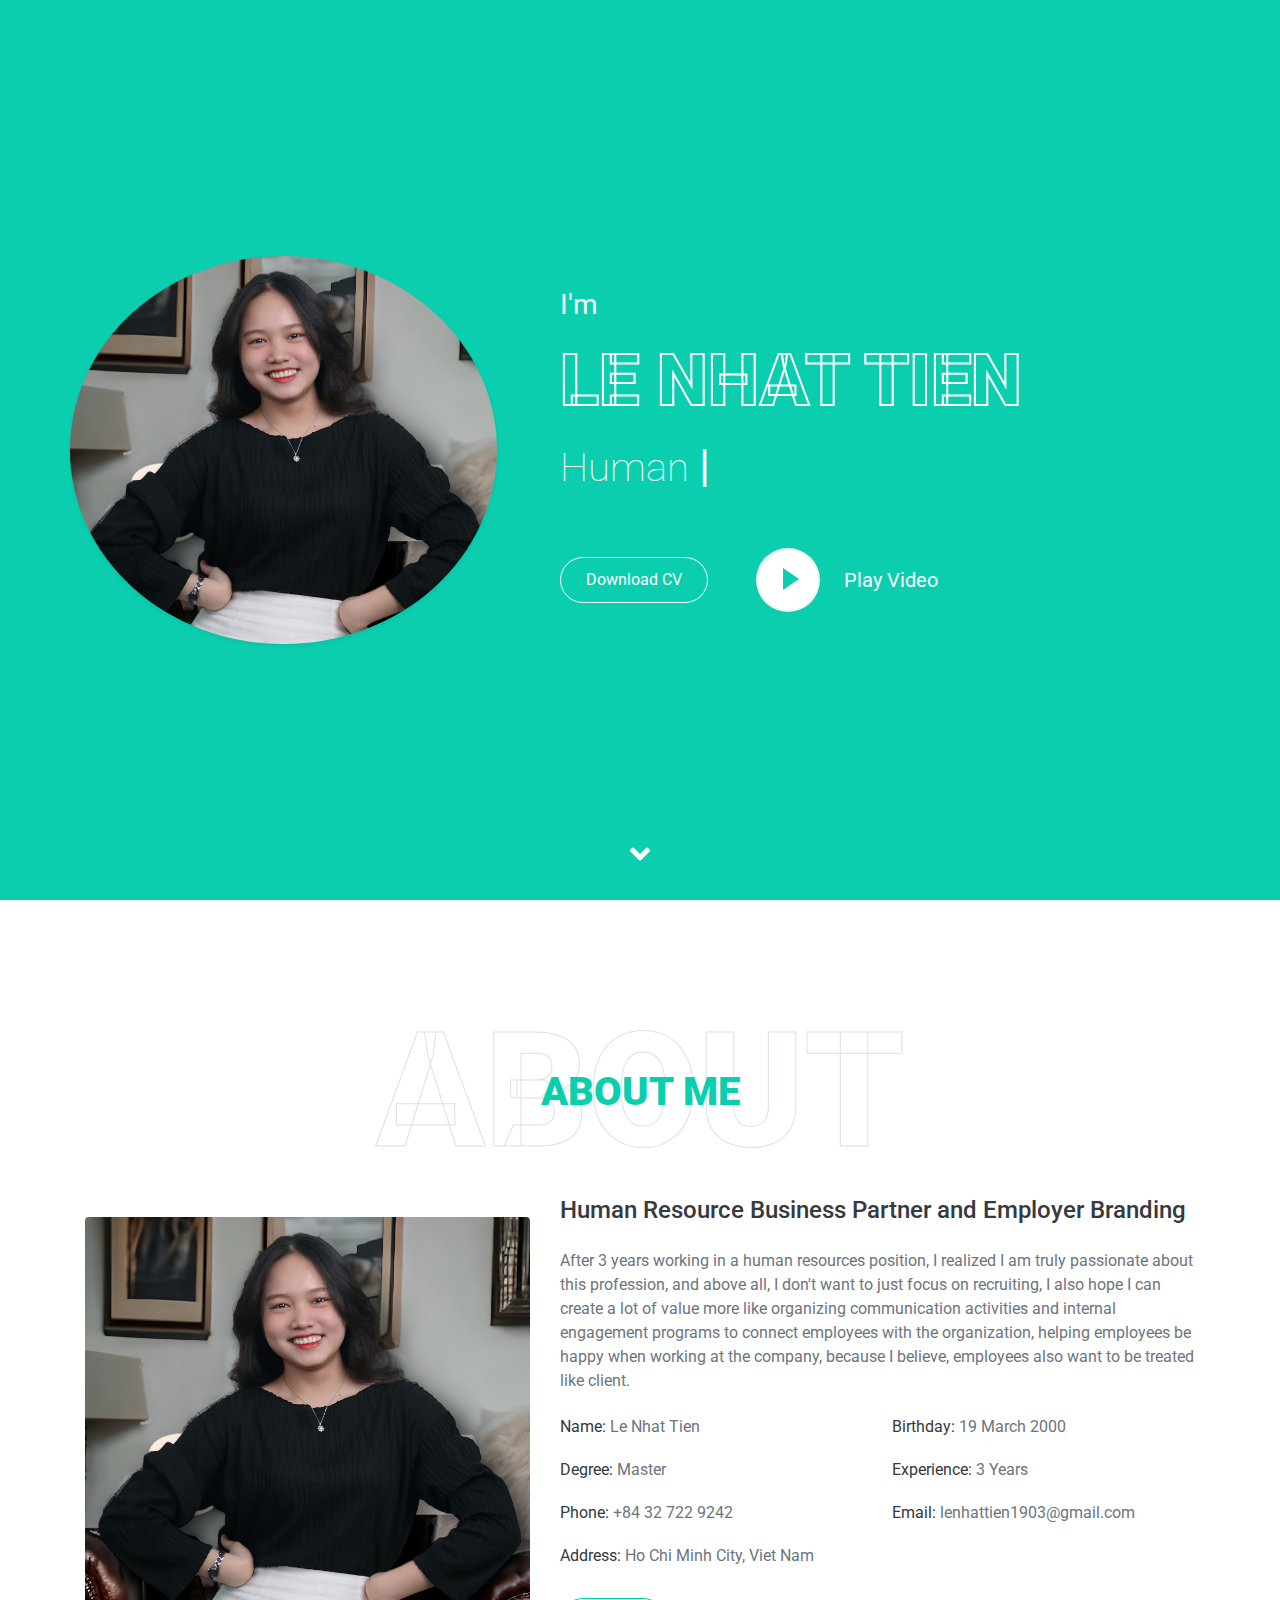
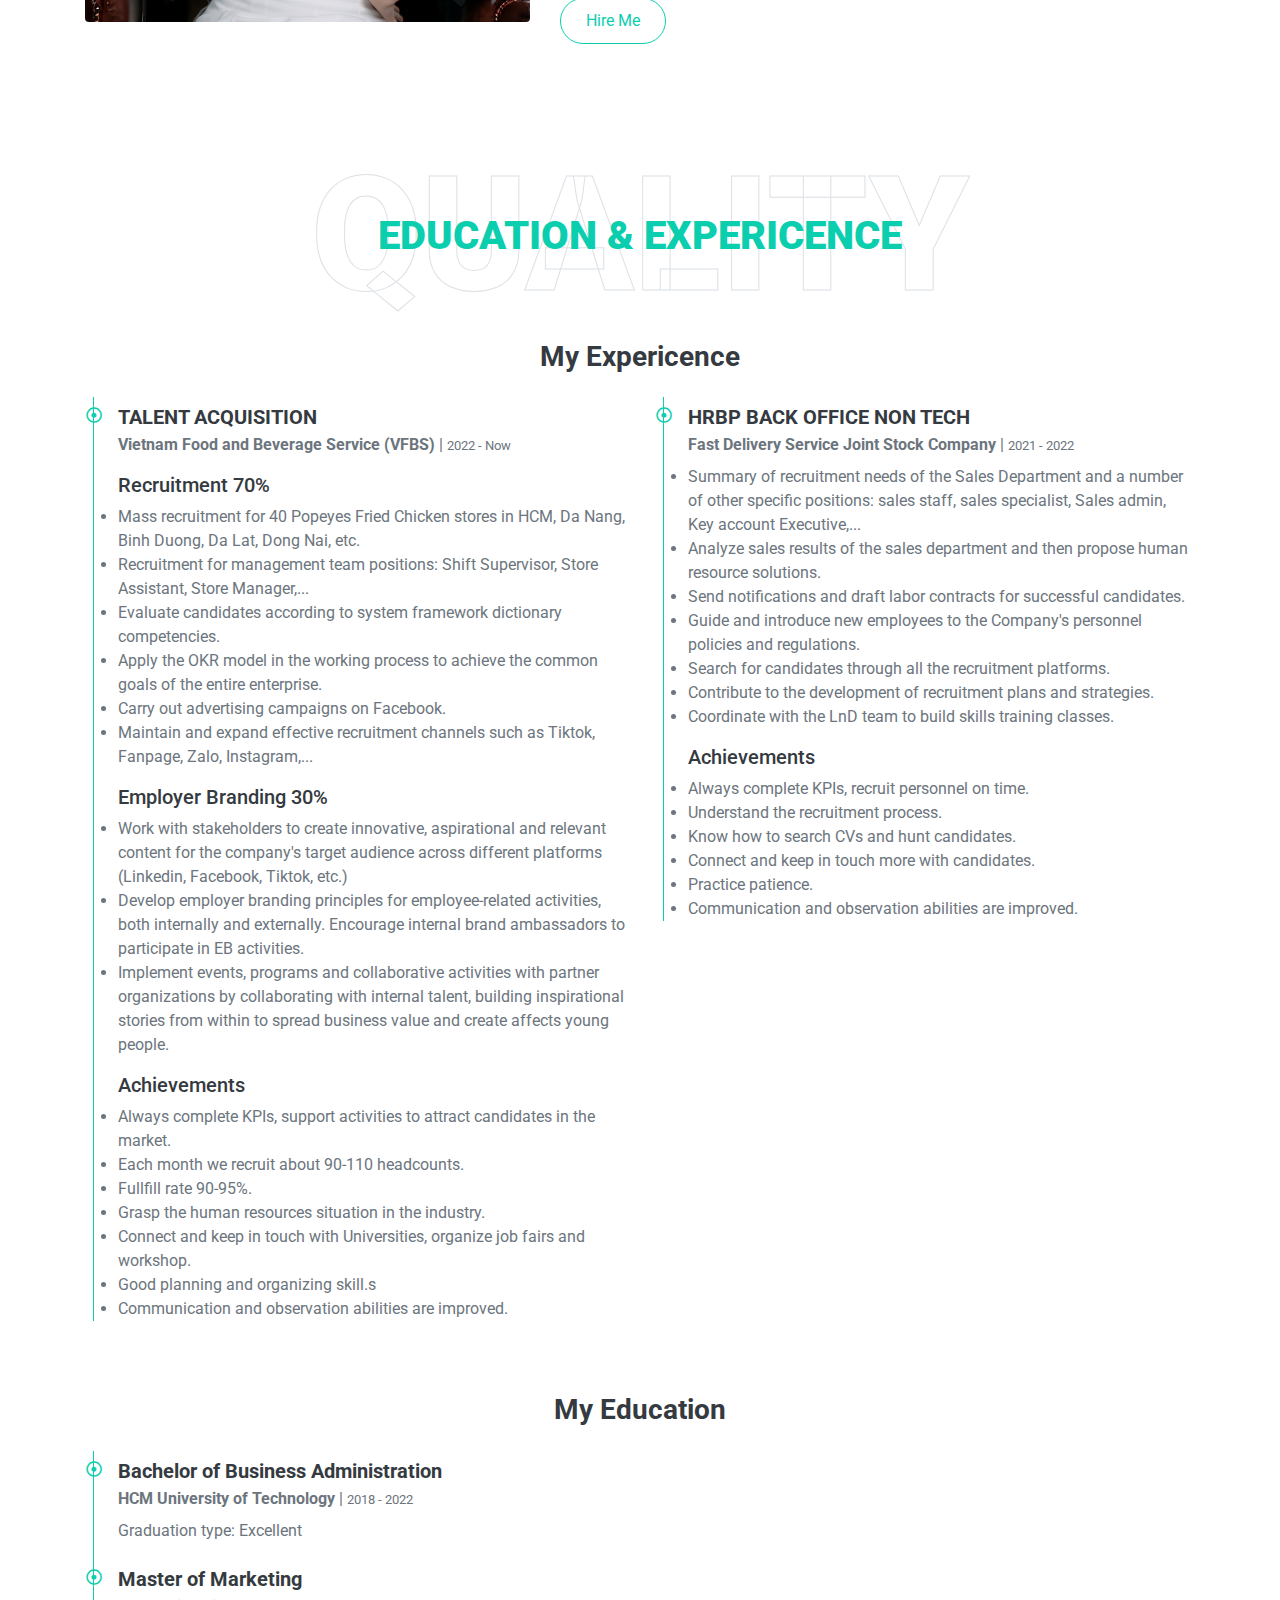
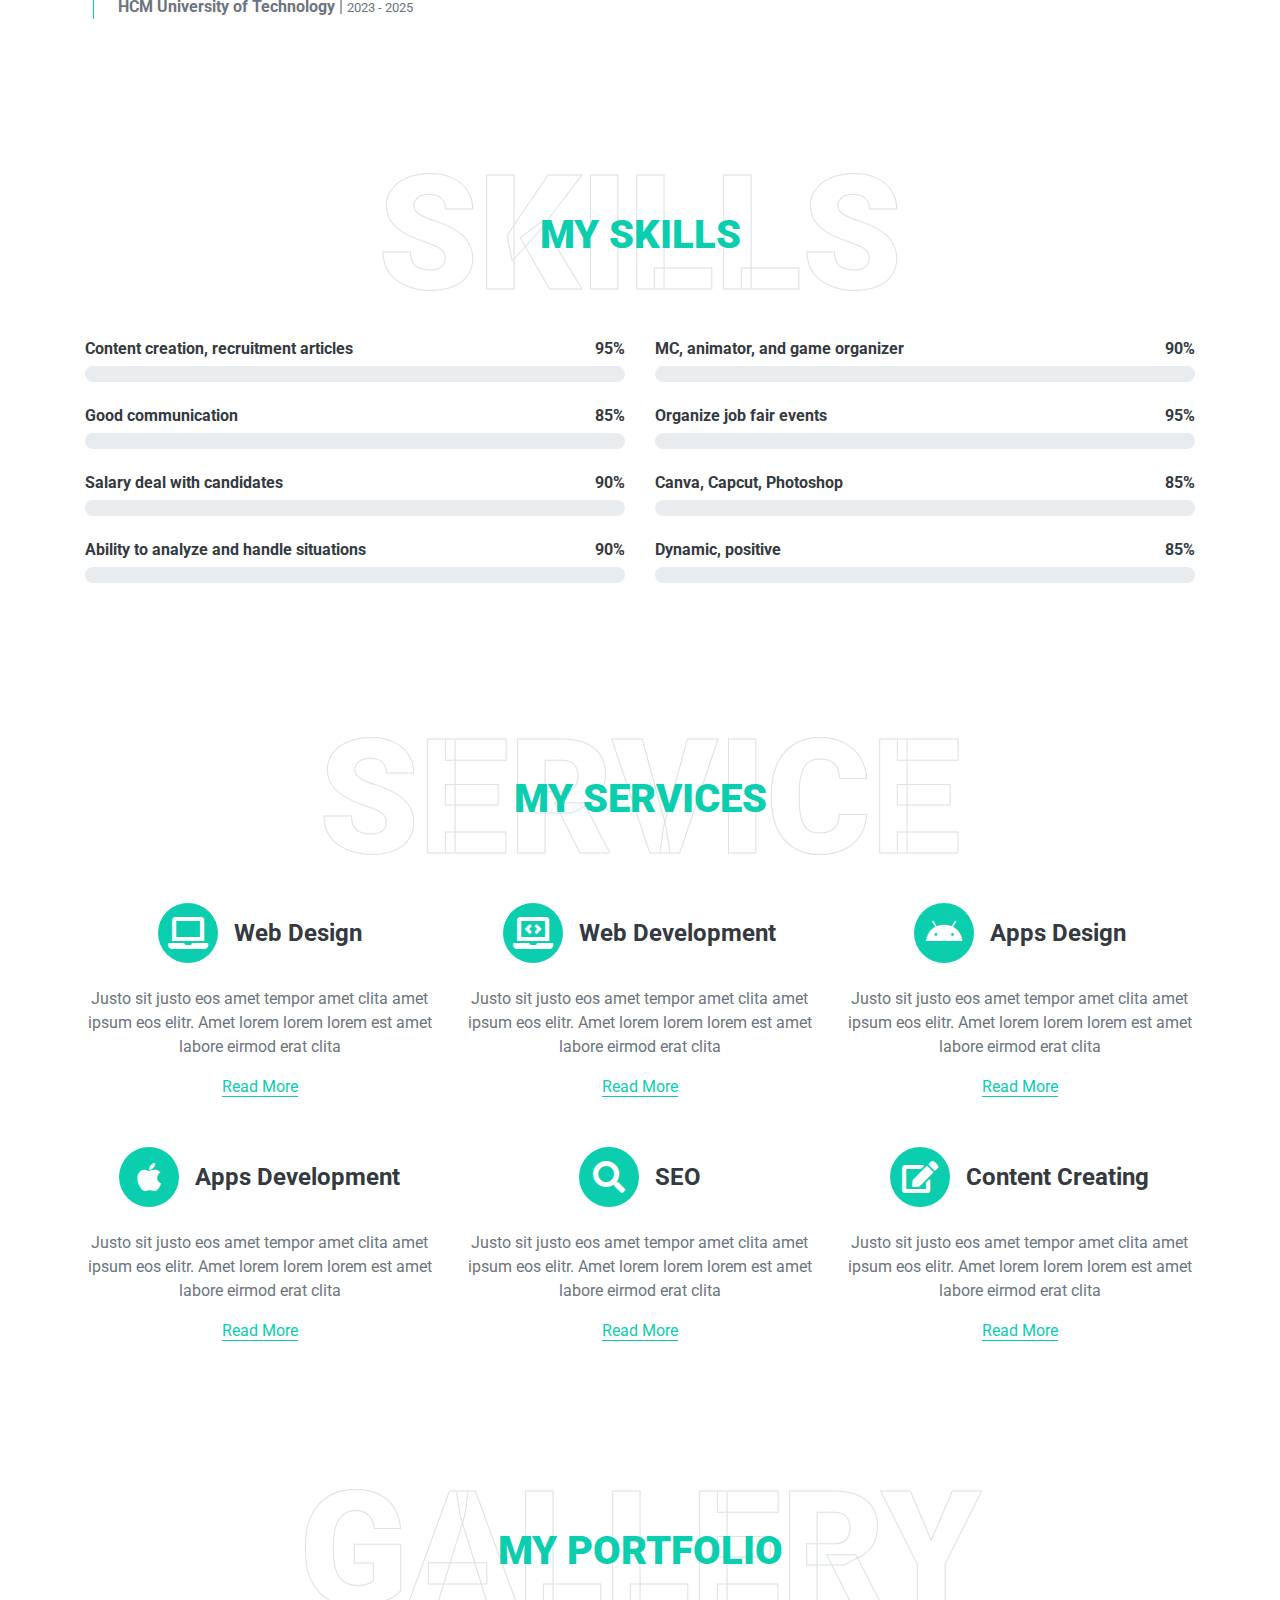
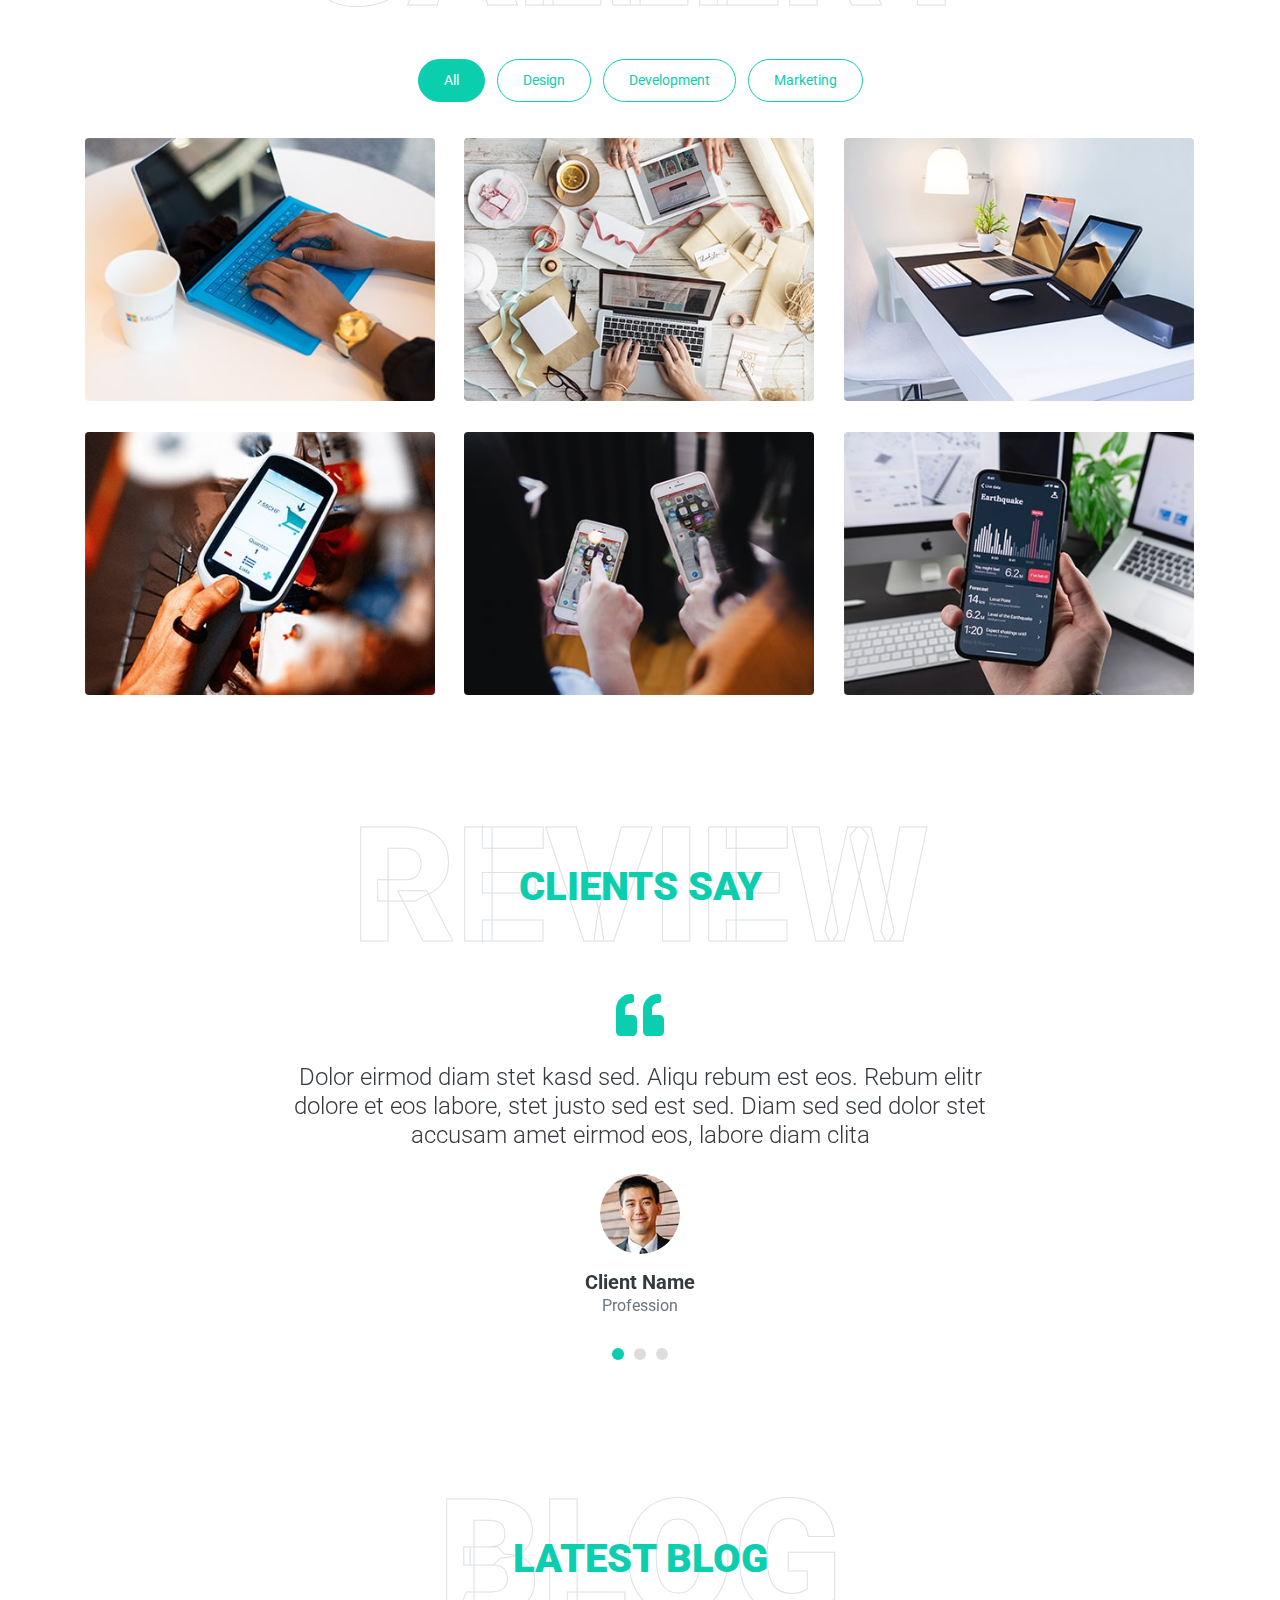
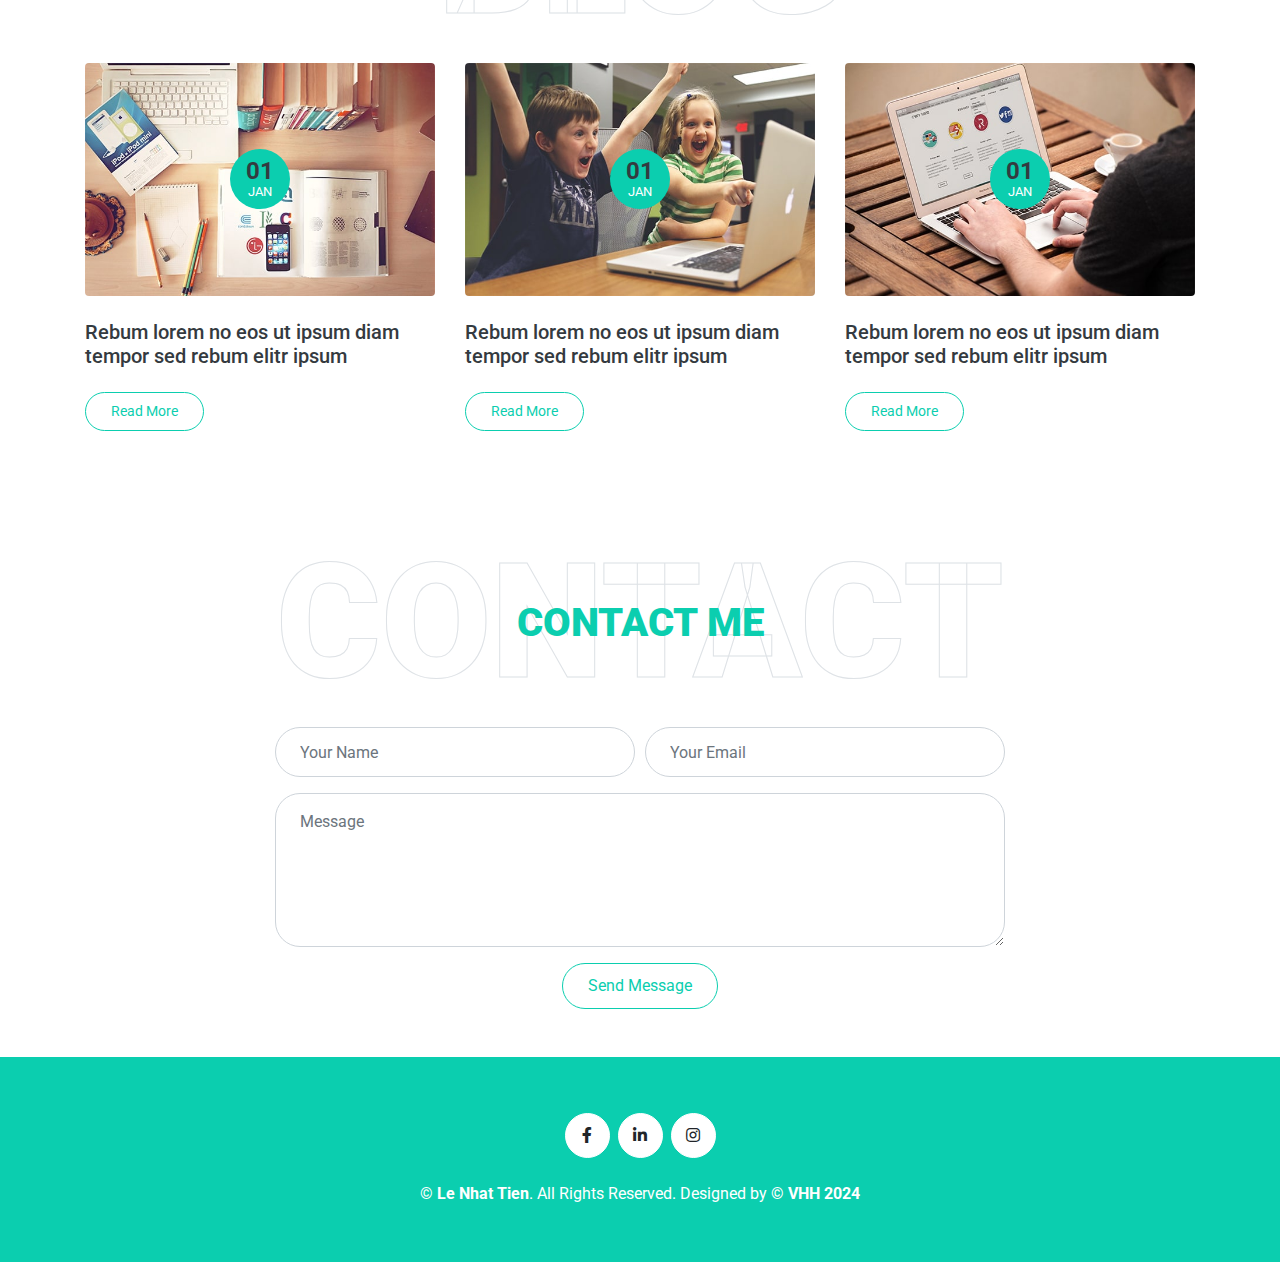
<file: index.html>
<!DOCTYPE html>
<html lang="en">

<head>
    <meta charset="utf-8">
    <title>Portfolio</title>
    <meta content="width=device-width, initial-scale=1.0" name="viewport">
    <meta content="Free HTML Templates" name="keywords">
    <meta content="Free HTML Templates" name="description">

    <!-- Favicon -->
    <link href="img/ava.jpg" rel="icon">

    <!-- Google Web Fonts -->
    <link rel="preconnect" href="https://fonts.gstatic.com">
    <link href="https://fonts.googleapis.com/css2?family=Roboto:wght@300;400;500;700;900&display=swap" rel="stylesheet"> 

    <!-- Font Awesome -->
    <link href="https://cdnjs.cloudflare.com/ajax/libs/font-awesome/5.10.0/css/all.min.css" rel="stylesheet">

    <!-- Libraries Stylesheet -->
    <link href="lib/owlcarousel/assets/owl.carousel.min.css" rel="stylesheet">
    <link href="lib/lightbox/css/lightbox.min.css" rel="stylesheet">

    <!-- Customized Bootstrap Stylesheet -->
    <link href="css/style.css" rel="stylesheet">
</head>

<body data-spy="scroll" data-target=".navbar" data-offset="51">
    <!-- Navbar Start -->
    <nav class="navbar fixed-top shadow-sm navbar-expand-lg bg-light navbar-light py-3 py-lg-0 px-lg-5">
        <a href="index.html" class="navbar-brand ml-lg-3">
            <h1 class="m-0 display-5"><span class="text-primary">Nhat</span>Tien</h1>
        </a>
        <button type="button" class="navbar-toggler" data-toggle="collapse" data-target="#navbarCollapse">
            <span class="navbar-toggler-icon"></span>
        </button>
        <div class="collapse navbar-collapse px-lg-3" id="navbarCollapse">
            <div class="navbar-nav m-auto py-0">
                <a href="#home" class="nav-item nav-link active">Home</a>
                <a href="#about" class="nav-item nav-link">About</a>
                <a href="#qualification" class="nav-item nav-link">Quality</a>
                <a href="#skill" class="nav-item nav-link">Skill</a>
                <a href="#service" class="nav-item nav-link">Service</a>
                <a href="#portfolio" class="nav-item nav-link">Portfolio</a>
                <a href="#testimonial" class="nav-item nav-link">Review</a>
                <a href="#blog" class="nav-item nav-link">Blog</a>
                <a href="#contact" class="nav-item nav-link">Contact</a>
            </div>
            <a href="" class="btn btn-outline-primary d-none d-lg-block">Hire Me</a>
        </div>
    </nav>
    <!-- Navbar End -->


    <!-- Video Modal Start -->
    <div class="modal fade" id="videoModal" tabindex="-1" role="dialog" aria-labelledby="exampleModalLabel" aria-hidden="true">
        <div class="modal-dialog" role="document">
            <div class="modal-content">
                <div class="modal-body">
                    <button type="button" class="close" data-dismiss="modal" aria-label="Close">
                        <span aria-hidden="true">&times;</span>
                    </button>        
                    <div class="embed-responsive embed-responsive-16by9">
                        <iframe class="embed-responsive-item" src="" id="video"  allowscriptaccess="always" allow="autoplay"></iframe>
                    </div>
                </div>
            </div>
        </div>
    </div>
    <!-- Video Modal End -->


    <!-- Header Start -->
    <div class="container-fluid bg-primary d-flex align-items-center mb-5 py-5" id="home" style="min-height: 100vh;">
        <div class="container">
            <div class="row align-items-center">
                <div class="col-lg-5 px-5 pl-lg-0 pb-5 pb-lg-0">
                    <img class="img-fluid w-100 rounded-circle shadow-sm" src="img/ava.jpg" alt="">
                </div>
                <div class="col-lg-7 text-center text-lg-left">
                    <h3 class="text-white font-weight-normal mb-3">I'm</h3>
                    <h1 class="display-3 text-uppercase text-primary mb-2" style="-webkit-text-stroke: 2px #ffffff;">Le Nhat Tien</h1>
                    <h1 class="typed-text-output d-inline font-weight-lighter text-white"></h1>
                    <div class="typed-text d-none">Human Resource Business Partner, Employer Branding.</div>
                    <div class="d-flex align-items-center justify-content-center justify-content-lg-start pt-5">
                        <a href="" class="btn btn-outline-light mr-5">Download CV</a>
                        <button type="button" class="btn-play" data-toggle="modal"
                            data-src="https://www.youtube.com/embed/wEPX3V5T63M" data-target="#videoModal">
                            <span></span>
                        </button>
                        <h5 class="font-weight-normal text-white m-0 ml-4 d-none d-sm-block">Play Video</h5>
                    </div>
                </div>
            </div>
        </div>
    </div>
    <!-- Header End -->


    <!-- About Start -->
    <div class="container-fluid py-5" id="about">
        <div class="container">
            <div class="position-relative d-flex align-items-center justify-content-center">
                <h1 class="display-1 text-uppercase text-white" style="-webkit-text-stroke: 1px #dee2e6;">About</h1>
                <h1 class="position-absolute text-uppercase text-primary">About Me</h1>
            </div>
            <div class="row align-items-center">
                <div class="col-lg-5 pb-4 pb-lg-0">
                    <img class="img-fluid rounded w-100" src="img/ava.jpg" alt="">
                </div>
                <div class="col-lg-7">
                    <h4 class="mb-4">Human Resource Business Partner and Employer Branding</h4>
                    <p>After 3 years working in a human resources position, I realized I am truly passionate about this profession, and above all, I don't want to just focus on recruiting, I also hope I can create a lot of value more like organizing communication activities and internal engagement programs to connect employees with the organization, helping employees be happy when working at the company, because I believe, employees also want to be treated like client.</p>
                    <div class="row mb-3">
                        <div class="col-sm-6 py-2"><h6>Name: <span class="text-secondary">Le Nhat Tien</span></h6></div>
                        <div class="col-sm-6 py-2"><h6>Birthday: <span class="text-secondary">19 March 2000</span></h6></div>
                        <div class="col-sm-6 py-2"><h6>Degree: <span class="text-secondary">Master</span></h6></div>
                        <div class="col-sm-6 py-2"><h6>Experience: <span class="text-secondary">3 Years</span></h6></div>
                        <div class="col-sm-6 py-2"><h6>Phone: <span class="text-secondary">+84 32 722 9242</span></h6></div>
                        <div class="col-sm-6 py-2"><h6>Email: <span class="text-secondary">lenhattien1903@gmail.com</span></h6></div>
                        <div class="col-sm-6 py-2"><h6>Address: <span class="text-secondary">Ho Chi Minh City, Viet Nam</span></h6></div>
                    </div>
                    <a href="" class="btn btn-outline-primary mr-4">Hire Me</a>
                </div>
            </div>
        </div>
    </div>
    <!-- About End -->


    <!-- Qualification Start -->
    <div class="container-fluid py-5" id="qualification">
        <div class="container">
            <div class="position-relative d-flex align-items-center justify-content-center">
                <h1 class="display-1 text-uppercase text-white" style="-webkit-text-stroke: 1px #dee2e6;">Quality</h1>
                <h1 class="position-absolute text-uppercase text-primary">Education & Expericence</h1>
            </div>
            <div class="row align-items-center">
                <div class="col-lg-12">
                    <h3 style="text-align: center;" class="mb-4">My Expericence</h3>
                </div>
                
                <div class="col-lg-6">
                    <div class="border-left border-primary pt-2 pl-4 ml-2">
                        <div class="position-relative mb-4">
                            <i class="far fa-dot-circle text-primary position-absolute" style="top: 2px; left: -32px;"></i>
                            <h5 class="font-weight-bold mb-1">TALENT ACQUISITION</h5>
                            <p class="mb-3"><strong>Vietnam Food and Beverage Service (VFBS) </strong> | <small>2022 - Now</small></p>
                            <h5>Recruitment 70%</h5>
                            <li>Mass recruitment for 40 Popeyes Fried Chicken stores in HCM, Da Nang, Binh Duong, Da Lat, Dong Nai, etc.</li>
                                <li>Recruitment for management team positions: Shift Supervisor, Store Assistant, Store Manager,...</li>
                                <li>Evaluate candidates according to system framework dictionary competencies.</li>
                                <li>Apply the OKR model in the working process to achieve the common goals of the entire enterprise.</li>
                                <li>Carry out advertising campaigns on Facebook.</li>
                                <li class="mb-3">Maintain and expand effective recruitment channels such as Tiktok, Fanpage, Zalo, Instagram,...</li>
                                <h5>Employer Branding 30%</h5>
                                <li>Work with stakeholders to create innovative, aspirational and relevant content for the company's target audience across different platforms (Linkedin, Facebook, Tiktok, etc.)</li>
                                <li>Develop employer branding principles for employee-related activities, both internally and externally. Encourage internal brand ambassadors to participate in EB activities.</li>
                                <li class="mb-3">Implement events, programs and collaborative activities with partner organizations by collaborating with internal talent, building inspirational stories from within to spread business value and create affects young people.</li>
                                <h5>Achievements</h5>
                                <li>Always complete KPIs, support activities to attract candidates in the market.</li>
                                <li>Each month we recruit about 90-110 headcounts.</li>
                                <li>Fullfill rate 90-95%.</li>
                                <li>Grasp the human resources situation in the industry.</li>
                                <li>Connect and keep in touch with Universities, organize job fairs and workshop.</li>
                                <li>Good planning and organizing skill.s</li>
                                <li>Communication and observation abilities are improved.</li>
                        </div>
                        </div>
                        </div>
                        <div class="col-lg-6" style="align-self: self-start">
                        <div class="border-left border-primary pt-2 pl-4 ml-2">
                            <div class="position-relative mb-4">
                                <i class="far fa-dot-circle text-primary position-absolute" style="top: 2px; left: -32px;"></i>
                                <h5 class="font-weight-bold mb-1">HRBP BACK OFFICE NON TECH</h5>
                                <p class="mb-2"><strong>Fast Delivery Service Joint Stock Company</strong> | <small>2021 - 2022</small></p>
                                <li>Summary of recruitment needs of the Sales Department and a number of other specific positions: sales staff, sales specialist, Sales admin, Key account Executive,...</li>
                                <li>Analyze sales results of the sales department and then propose human resource solutions.</li>
                                <li>Send notifications and draft labor contracts for successful candidates.</li>
                                <li>Guide and introduce new employees to the Company's personnel policies and regulations.</li>
                                <li>Search for candidates through all the recruitment platforms.</li>
                                <li>Contribute to the development of recruitment plans and strategies.</li>
                                <li class="mb-3">Coordinate with the LnD team to build skills training classes.</li>
                                <h5>Achievements</h5>
                                <li>Always complete KPIs, recruit personnel on time.</li>
                                <li>Understand the recruitment process.</li>
                                <li>Know how to search CVs and hunt candidates.</li>
                                <li>Connect and keep in touch more with candidates.</li>
                                <li>Practice patience.</li>
                                <li>Communication and observation abilities are improved.</li>
                            </div>
                        </div>
                    </div>
                    </div>
                    <div class="row align-items-center pt-5">
                        <div class="col-lg-12">
                            <h3 style="text-align: center;" class="mb-4">My Education</h3>
                        </div>
                        <div class="col-lg-6">    
                            <div class="border-left border-primary pt-2 pl-4 ml-2">
                                <div class="position-relative mb-4">
                                    <i class="far fa-dot-circle text-primary position-absolute" style="top: 2px; left: -32px;"></i>
                                    <h5 class="font-weight-bold mb-1">Bachelor of Business Administration</h5>
                                    <p class="mb-2"><strong>HCM University of Technology</strong> | <small>2018 - 2022</small></p>
                                    <p>Graduation type: Excellent</p>
                                </div>
                                <div class="position-relative mb-4">
                                    <i class="far fa-dot-circle text-primary position-absolute" style="top: 2px; left: -32px;"></i>
                                    <h5 class="font-weight-bold mb-1">Master of Marketing</h5>
                                    <p class="mb-2"><strong>HCM University of Technology</strong> | <small>2023 - 2025</small></p>
                                </div>
                            </div>
                        </div>
                    </div>
                </div>
            </div>
        </div>
    </div>
    <!-- Qualification End -->


    <!-- Skill Start -->
    <div class="container-fluid py-5" id="skill">
        <div class="container">
            <div class="position-relative d-flex align-items-center justify-content-center">
                <h1 class="display-1 text-uppercase text-white" style="-webkit-text-stroke: 1px #dee2e6;">Skills</h1>
                <h1 class="position-absolute text-uppercase text-primary">My Skills</h1>
            </div>
            <div class="row align-items-center">
                <div class="col-md-6">
                    <div class="skill mb-4">
                        <div class="d-flex justify-content-between">
                            <h6 class="font-weight-bold">Content creation, recruitment articles</h6>
                            <h6 class="font-weight-bold">95%</h6>
                        </div>
                        <div class="progress">
                            <div class="progress-bar bg-primary" role="progressbar" aria-valuenow="95" aria-valuemin="0" aria-valuemax="100"></div>
                        </div>
                    </div>
                    <div class="skill mb-4">
                        <div class="d-flex justify-content-between">
                            <h6 class="font-weight-bold">Good communication</h6>
                            <h6 class="font-weight-bold">85%</h6>
                        </div>
                        <div class="progress">
                            <div class="progress-bar bg-warning" role="progressbar" aria-valuenow="85" aria-valuemin="0" aria-valuemax="100"></div>
                        </div>
                    </div>
                    <div class="skill mb-4">
                        <div class="d-flex justify-content-between">
                            <h6 class="font-weight-bold">Salary deal with candidates</h6>
                            <h6 class="font-weight-bold">90%</h6>
                        </div>
                        <div class="progress">
                            <div class="progress-bar bg-danger" role="progressbar" aria-valuenow="90" aria-valuemin="0" aria-valuemax="100"></div>
                        </div>
                    </div>
                    <div class="skill mb-4">
                        <div class="d-flex justify-content-between">
                            <h6 class="font-weight-bold">Ability to analyze and handle situations</h6>
                            <h6 class="font-weight-bold">90%</h6>
                        </div>
                        <div class="progress">
                            <div class="progress-bar bg-success" role="progressbar" aria-valuenow="90" aria-valuemin="0" aria-valuemax="100"></div>
                        </div>
                    </div>
                </div>
                <div class="col-md-6">
                    <div class="skill mb-4">
                        <div class="d-flex justify-content-between">
                            <h6 class="font-weight-bold">MC, animator, and game organizer</h6>
                            <h6 class="font-weight-bold">90%</h6>
                        </div>
                        <div class="progress">
                            <div class="progress-bar bg-danger" role="progressbar" aria-valuenow="90" aria-valuemin="0" aria-valuemax="100"></div>
                        </div>
                    </div>
                    <div class="skill mb-4">
                        <div class="d-flex justify-content-between">
                            <h6 class="font-weight-bold">Organize job fair events</h6>
                            <h6 class="font-weight-bold">95%</h6>
                        </div>
                        <div class="progress">
                            <div class="progress-bar bg-dark" role="progressbar" aria-valuenow="95" aria-valuemin="0" aria-valuemax="100"></div>
                        </div>
                    </div>
                    <div class="skill mb-4">
                        <div class="d-flex justify-content-between">
                            <h6 class="font-weight-bold">Canva, Capcut, Photoshop</h6>
                            <h6 class="font-weight-bold">85%</h6>
                        </div>
                        <div class="progress">
                            <div class="progress-bar bg-info" role="progressbar" aria-valuenow="85" aria-valuemin="0" aria-valuemax="100"></div>
                        </div>
                    </div>
                    <div class="skill mb-4">
                        <div class="d-flex justify-content-between">
                            <h6 class="font-weight-bold">Dynamic, positive</h6>
                            <h6 class="font-weight-bold">85%</h6>
                        </div>
                        <div class="progress">
                            <div class="progress-bar bg-secondary" role="progressbar" aria-valuenow="85" aria-valuemin="0" aria-valuemax="100"></div>
                        </div>
                    </div>
                </div>
            </div>
        </div>
    </div>
    <!-- Skill End -->


    <!-- Services Start -->
    <div class="container-fluid pt-5" id="service">
        <div class="container">
            <div class="position-relative d-flex align-items-center justify-content-center">
                <h1 class="display-1 text-uppercase text-white" style="-webkit-text-stroke: 1px #dee2e6;">Service</h1>
                <h1 class="position-absolute text-uppercase text-primary">My Services</h1>
            </div>
            <div class="row pb-3">
                <div class="col-lg-4 col-md-6 text-center mb-5">
                    <div class="d-flex align-items-center justify-content-center mb-4">
                        <i class="fa fa-2x fa-laptop service-icon bg-primary text-white mr-3"></i>
                        <h4 class="font-weight-bold m-0">Web Design</h4>
                    </div>
                    <p>Justo sit justo eos amet tempor amet clita amet ipsum eos elitr. Amet lorem lorem lorem est amet labore eirmod erat clita</p>
                    <a class="border-bottom border-primary text-decoration-none" href="">Read More</a>
                </div>
                <div class="col-lg-4 col-md-6 text-center mb-5">
                    <div class="d-flex align-items-center justify-content-center mb-4">
                        <i class="fa fa-2x fa-laptop-code service-icon bg-primary text-white mr-3"></i>
                        <h4 class="font-weight-bold m-0">Web Development</h4>
                    </div>
                    <p>Justo sit justo eos amet tempor amet clita amet ipsum eos elitr. Amet lorem lorem lorem est amet labore eirmod erat clita</p>
                    <a class="border-bottom border-primary text-decoration-none" href="">Read More</a>
                </div>
                <div class="col-lg-4 col-md-6 text-center mb-5">
                    <div class="d-flex align-items-center justify-content-center mb-4">
                        <i class="fab fa-2x fa-android service-icon bg-primary text-white mr-3"></i>
                        <h4 class="font-weight-bold m-0">Apps Design</h4>
                    </div>
                    <p>Justo sit justo eos amet tempor amet clita amet ipsum eos elitr. Amet lorem lorem lorem est amet labore eirmod erat clita</p>
                    <a class="border-bottom border-primary text-decoration-none" href="">Read More</a>
                </div>
                <div class="col-lg-4 col-md-6 text-center mb-5">
                    <div class="d-flex align-items-center justify-content-center mb-4">
                        <i class="fab fa-2x fa-apple service-icon bg-primary text-white mr-3"></i>
                        <h4 class="font-weight-bold m-0">Apps Development</h4>
                    </div>
                    <p>Justo sit justo eos amet tempor amet clita amet ipsum eos elitr. Amet lorem lorem lorem est amet labore eirmod erat clita</p>
                    <a class="border-bottom border-primary text-decoration-none" href="">Read More</a>
                </div>
                <div class="col-lg-4 col-md-6 text-center mb-5">
                    <div class="d-flex align-items-center justify-content-center mb-4">
                        <i class="fa fa-2x fa-search service-icon bg-primary text-white mr-3"></i>
                        <h4 class="font-weight-bold m-0">SEO</h4>
                    </div>
                    <p>Justo sit justo eos amet tempor amet clita amet ipsum eos elitr. Amet lorem lorem lorem est amet labore eirmod erat clita</p>
                    <a class="border-bottom border-primary text-decoration-none" href="">Read More</a>
                </div>
                <div class="col-lg-4 col-md-6 text-center mb-5">
                    <div class="d-flex align-items-center justify-content-center mb-4">
                        <i class="fa fa-2x fa-edit service-icon bg-primary text-white mr-3"></i>
                        <h4 class="font-weight-bold m-0">Content Creating</h4>
                    </div>
                    <p>Justo sit justo eos amet tempor amet clita amet ipsum eos elitr. Amet lorem lorem lorem est amet labore eirmod erat clita</p>
                    <a class="border-bottom border-primary text-decoration-none" href="">Read More</a>
                </div>
            </div>
        </div>
    </div>
    <!-- Services End -->


    <!-- Portfolio Start -->
    <div class="container-fluid pt-5 pb-3" id="portfolio">
        <div class="container">
            <div class="position-relative d-flex align-items-center justify-content-center">
                <h1 class="display-1 text-uppercase text-white" style="-webkit-text-stroke: 1px #dee2e6;">Gallery</h1>
                <h1 class="position-absolute text-uppercase text-primary">My Portfolio</h1>
            </div>
            <div class="row">
                <div class="col-12 text-center mb-2">
                    <ul class="list-inline mb-4" id="portfolio-flters">
                        <li class="btn btn-sm btn-outline-primary m-1 active"  data-filter="*">All</li>
                        <li class="btn btn-sm btn-outline-primary m-1" data-filter=".first">Design</li>
                        <li class="btn btn-sm btn-outline-primary m-1" data-filter=".second">Development</li>
                        <li class="btn btn-sm btn-outline-primary m-1" data-filter=".third">Marketing</li>
                    </ul>
                </div>
            </div>
            <div class="row portfolio-container">
                <div class="col-lg-4 col-md-6 mb-4 portfolio-item first">
                    <div class="position-relative overflow-hidden mb-2">
                        <img class="img-fluid rounded w-100" src="img/portfolio-1.jpg" alt="">
                        <div class="portfolio-btn bg-primary d-flex align-items-center justify-content-center">
                            <a href="img/portfolio-1.jpg" data-lightbox="portfolio">
                                <i class="fa fa-plus text-white" style="font-size: 60px;"></i>
                            </a>
                        </div>
                    </div>
                </div>
                <div class="col-lg-4 col-md-6 mb-4 portfolio-item second">
                    <div class="position-relative overflow-hidden mb-2">
                        <img class="img-fluid rounded w-100" src="img/portfolio-2.jpg" alt="">
                        <div class="portfolio-btn bg-primary d-flex align-items-center justify-content-center">
                            <a href="img/portfolio-2.jpg" data-lightbox="portfolio">
                                <i class="fa fa-plus text-white" style="font-size: 60px;"></i>
                            </a>
                        </div>
                    </div>
                </div>
                <div class="col-lg-4 col-md-6 mb-4 portfolio-item third">
                    <div class="position-relative overflow-hidden mb-2">
                        <img class="img-fluid rounded w-100" src="img/portfolio-3.jpg" alt="">
                        <div class="portfolio-btn bg-primary d-flex align-items-center justify-content-center">
                            <a href="img/portfolio-3.jpg" data-lightbox="portfolio">
                                <i class="fa fa-plus text-white" style="font-size: 60px;"></i>
                            </a>
                        </div>
                    </div>
                </div>
                <div class="col-lg-4 col-md-6 mb-4 portfolio-item first">
                    <div class="position-relative overflow-hidden mb-2">
                        <img class="img-fluid rounded w-100" src="img/portfolio-4.jpg" alt="">
                        <div class="portfolio-btn bg-primary d-flex align-items-center justify-content-center">
                            <a href="img/portfolio-4.jpg" data-lightbox="portfolio">
                                <i class="fa fa-plus text-white" style="font-size: 60px;"></i>
                            </a>
                        </div>
                    </div>
                </div>
                <div class="col-lg-4 col-md-6 mb-4 portfolio-item second">
                    <div class="position-relative overflow-hidden mb-2">
                        <img class="img-fluid rounded w-100" src="img/portfolio-5.jpg" alt="">
                        <div class="portfolio-btn bg-primary d-flex align-items-center justify-content-center">
                            <a href="img/portfolio-5.jpg" data-lightbox="portfolio">
                                <i class="fa fa-plus text-white" style="font-size: 60px;"></i>
                            </a>
                        </div>
                    </div>
                </div>
                <div class="col-lg-4 col-md-6 mb-4 portfolio-item third">
                    <div class="position-relative overflow-hidden mb-2">
                        <img class="img-fluid rounded w-100" src="img/portfolio-6.jpg" alt="">
                        <div class="portfolio-btn bg-primary d-flex align-items-center justify-content-center">
                            <a href="img/portfolio-6.jpg" data-lightbox="portfolio">
                                <i class="fa fa-plus text-white" style="font-size: 60px;"></i>
                            </a>
                        </div>
                    </div>
                </div>
            </div>
        </div>
    </div>
    <!-- Portfolio End -->


    <!-- Testimonial Start -->
    <div class="container-fluid py-5" id="testimonial">
        <div class="container">
            <div class="position-relative d-flex align-items-center justify-content-center">
                <h1 class="display-1 text-uppercase text-white" style="-webkit-text-stroke: 1px #dee2e6;">Review</h1>
                <h1 class="position-absolute text-uppercase text-primary">Clients Say</h1>
            </div>
            <div class="row justify-content-center">
                <div class="col-lg-8">
                    <div class="owl-carousel testimonial-carousel">
                        <div class="text-center">
                            <i class="fa fa-3x fa-quote-left text-primary mb-4"></i>
                            <h4 class="font-weight-light mb-4">Dolor eirmod diam stet kasd sed. Aliqu rebum est eos. Rebum elitr dolore et eos labore, stet justo sed est sed. Diam sed sed dolor stet accusam amet eirmod eos, labore diam clita</h4>
                            <img class="img-fluid rounded-circle mx-auto mb-3" src="img/testimonial-1.jpg" style="width: 80px; height: 80px;">
                            <h5 class="font-weight-bold m-0">Client Name</h5>
                            <span>Profession</span>
                        </div>
                        <div class="text-center">
                            <i class="fa fa-3x fa-quote-left text-primary mb-4"></i>
                            <h4 class="font-weight-light mb-4">Dolor eirmod diam stet kasd sed. Aliqu rebum est eos. Rebum elitr dolore et eos labore, stet justo sed est sed. Diam sed sed dolor stet accusam amet eirmod eos, labore diam clita</h4>
                            <img class="img-fluid rounded-circle mx-auto mb-3" src="img/testimonial-2.jpg" style="width: 80px; height: 80px;">
                            <h5 class="font-weight-bold m-0">Client Name</h5>
                            <span>Profession</span>
                        </div>
                        <div class="text-center">
                            <i class="fa fa-3x fa-quote-left text-primary mb-4"></i>
                            <h4 class="font-weight-light mb-4">Dolor eirmod diam stet kasd sed. Aliqu rebum est eos. Rebum elitr dolore et eos labore, stet justo sed est sed. Diam sed sed dolor stet accusam amet eirmod eos, labore diam clita</h4>
                            <img class="img-fluid rounded-circle mx-auto mb-3" src="img/testimonial-3.jpg" style="width: 80px; height: 80px;">
                            <h5 class="font-weight-bold m-0">Client Name</h5>
                            <span>Profession</span>
                        </div>
                    </div>
                </div>
            </div>
        </div>
    </div>
    <!-- Testimonial End -->


    <!-- Blog Start -->
    <div class="container-fluid pt-5" id="blog">
        <div class="container">
            <div class="position-relative d-flex align-items-center justify-content-center">
                <h1 class="display-1 text-uppercase text-white" style="-webkit-text-stroke: 1px #dee2e6;">Blog</h1>
                <h1 class="position-absolute text-uppercase text-primary">Latest Blog</h1>
            </div>
            <div class="row">
                <div class="col-lg-4 mb-5">
                    <div class="position-relative mb-4">
                        <img class="img-fluid rounded w-100" src="img/blog-1.jpg" alt="">
                        <div class="blog-date">
                            <h4 class="font-weight-bold mb-n1">01</h4>
                            <small class="text-white text-uppercase">Jan</small>
                        </div>
                    </div>
                    <h5 class="font-weight-medium mb-4">Rebum lorem no eos ut ipsum diam tempor sed rebum elitr ipsum</h5>
                    <a class="btn btn-sm btn-outline-primary py-2" href="">Read More</a>
                </div>
                <div class="col-lg-4 mb-5">
                    <div class="position-relative mb-4">
                        <img class="img-fluid rounded w-100" src="img/blog-2.jpg" alt="">
                        <div class="blog-date">
                            <h4 class="font-weight-bold mb-n1">01</h4>
                            <small class="text-white text-uppercase">Jan</small>
                        </div>
                    </div>
                    <h5 class="font-weight-medium mb-4">Rebum lorem no eos ut ipsum diam tempor sed rebum elitr ipsum</h5>
                    <a class="btn btn-sm btn-outline-primary py-2" href="">Read More</a>
                </div>
                <div class="col-lg-4 mb-5">
                    <div class="position-relative mb-4">
                        <img class="img-fluid rounded w-100" src="img/blog-3.jpg" alt="">
                        <div class="blog-date">
                            <h4 class="font-weight-bold mb-n1">01</h4>
                            <small class="text-white text-uppercase">Jan</small>
                        </div>
                    </div>
                    <h5 class="font-weight-medium mb-4">Rebum lorem no eos ut ipsum diam tempor sed rebum elitr ipsum</h5>
                    <a class="btn btn-sm btn-outline-primary py-2" href="">Read More</a>
                </div>
            </div>
        </div>
    </div>
    <!-- Blog End -->


    <!-- Contact Start -->
    <div class="container-fluid py-5" id="contact">
        <div class="container">
            <div class="position-relative d-flex align-items-center justify-content-center">
                <h1 class="display-1 text-uppercase text-white" style="-webkit-text-stroke: 1px #dee2e6;">Contact</h1>
                <h1 class="position-absolute text-uppercase text-primary">Contact Me</h1>
            </div>
            <div class="row justify-content-center">
                <div class="col-lg-8">
                    <div class="contact-form text-center">
                        <div id="success"></div>
                        <form name="submit-to-google-sheet" class="gform" id="contactForm" novalidate="novalidate" method="POST" data-email="vhh0106@gmail.com" action="https://script.google.com/macros/s/AKfycbwHSKGfy-Ls21Kwe45uaL9dNOfBi9D4rx72rJ15xCS5q9l8F1pqpG2qVtiqRhapgXKl/exec">
                            <div class="form-row">
                                <div class="control-group col-sm-6">
                                    <input type="text" class="form-control p-4" name="Name" id="name" placeholder="Your Name"
                                        required="required" data-validation-required-message="Please enter your name" />
                                    <p class="help-block text-danger"></p>
                                </div>
                                <div class="control-group col-sm-6">
                                    <input type="email" class="form-control p-4" name="Email" id="email" placeholder="Your Email"
                                        required="required" data-validation-required-message="Please enter your email" />
                                    <p class="help-block text-danger"></p>
                                </div>
                            </div>
                            <div class="control-group">
                                <textarea class="form-control py-3 px-4" rows="5" name="Message" id="message" placeholder="Message"
                                    required="required"
                                    data-validation-required-message="Please enter your message"></textarea>
                                <p class="help-block text-danger"></p>
                            </div>
                            <div>
                                <button class="btn btn-outline-primary" type="submit" id="sendMessageButton">Send
                                    Message</button>
                            </div>
                        </form>
                    </div>
                </div>
            </div>
        </div>
    </div>
    <!-- Contact End -->


    <!-- Footer Start -->
    <div class="container-fluid bg-primary text-white py-2 px-sm-3 px-md-5">
        <div class="container text-center py-5">
            <div class="d-flex justify-content-center mb-4">
                <!-- <a class="btn btn-light btn-social mr-2" href="#"><i class="fab fa-twitter"></i></a> -->
                <a class="btn btn-light btn-social mr-2" href="https://www.facebook.com/lenhattien1903"><i class="fab fa-facebook-f"></i></a>
                <a class="btn btn-light btn-social mr-2" href="https://www.linkedin.com/in/nhattien1903/"><i class="fab fa-linkedin-in"></i></a>
                <a class="btn btn-light btn-social" href="https://www.instagram.com/ln_tientien/"><i class="fab fa-instagram"></i></a>
            </div>
            <p class="m-0">&copy; <a class="text-white font-weight-bold" href="#">Le Nhat Tien</a>. All Rights Reserved. Designed by <a class="text-white font-weight-bold" href="https://www.facebook.com/vhh0106/">©  VHH 2024</a>
            </p>
        </div>
    </div>
    <!-- Footer End -->

    <!-- Scroll to Bottom -->
    <i class="fa fa-2x fa-angle-down text-white scroll-to-bottom"></i>

    <!-- Back to Top -->
    <a href="#" class="btn btn-outline-dark px-0 back-to-top"><i class="fa fa-angle-double-up"></i></a>
    <script>
        // Call the Google Apps Script web app URL
        const url = 'https://script.google.com/macros/s/AKfycbwHSKGfy-Ls21Kwe45uaL9dNOfBi9D4rx72rJ15xCS5q9l8F1pqpG2qVtiqRhapgXKl/exec';
        const form = document.forms['submit-to-google-sheet'];
        
        form.addEventListener('submit', e => {
            e.preventDefault();
    
            fetch(url, {
                method: 'POST',
                body: new FormData(form)
            })
            .then(response => response.json()) // Convert response to JSON
            .then(data => {
                // Handle server response
                    document.getElementById('success').innerHTML = '<div class="alert alert-success">Email sent successfully!</div>';
                    // Clear form fields
                    document.getElementById('name').value = '';
                    document.getElementById('email').value = '';
                    document.getElementById('message').value = '';
            
            })
            .catch(error => console.error('Error!', error.message));
        });
    </script>

    <!-- JavaScript Libraries -->
    <script src="https://code.jquery.com/jquery-3.4.1.min.js"></script>
    <script src="https://stackpath.bootstrapcdn.com/bootstrap/4.4.1/js/bootstrap.bundle.min.js"></script>
    <script src="lib/typed/typed.min.js"></script>
    <script src="lib/easing/easing.min.js"></script>
    <script src="lib/waypoints/waypoints.min.js"></script>
    <script src="lib/owlcarousel/owl.carousel.min.js"></script>
    <script src="lib/isotope/isotope.pkgd.min.js"></script>
    <script src="lib/lightbox/js/lightbox.min.js"></script>


    <!-- Template Javascript -->
    <script src="js/main.js"></script>

</body>

</html>
</file>
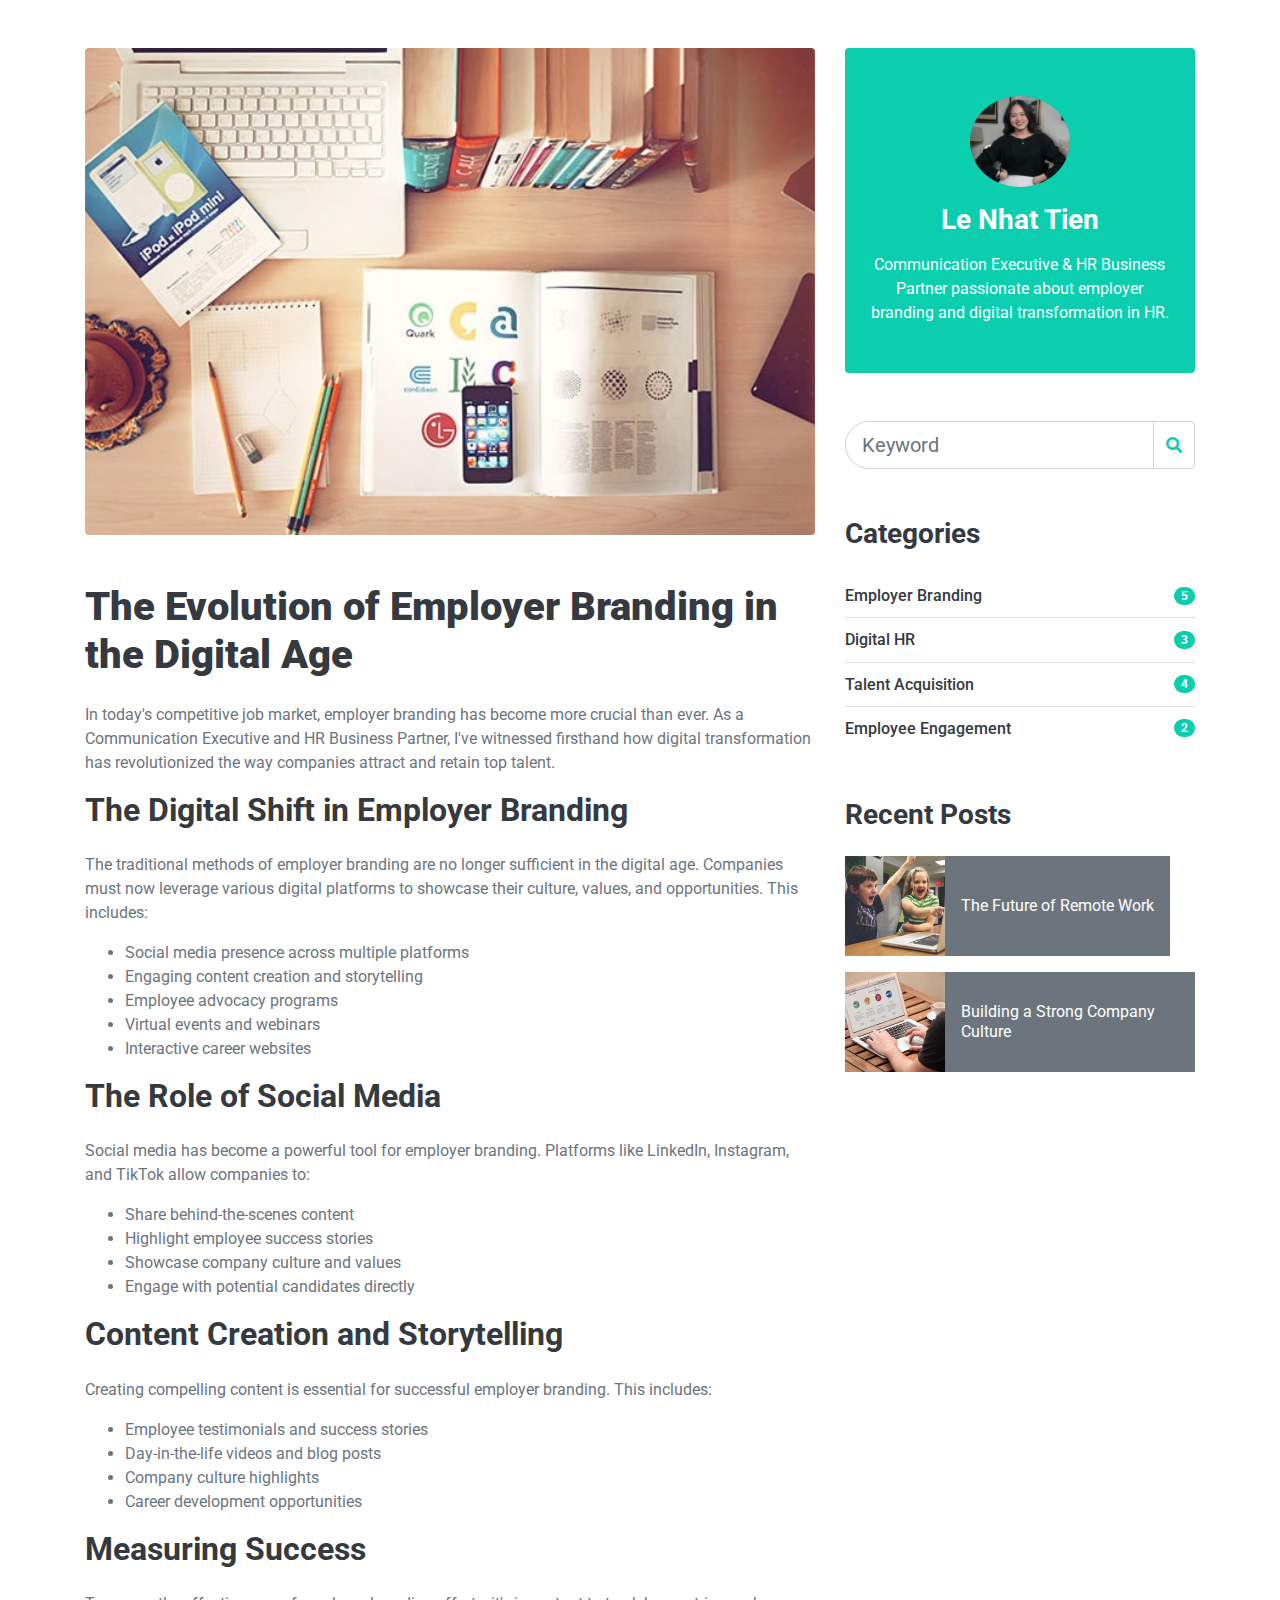
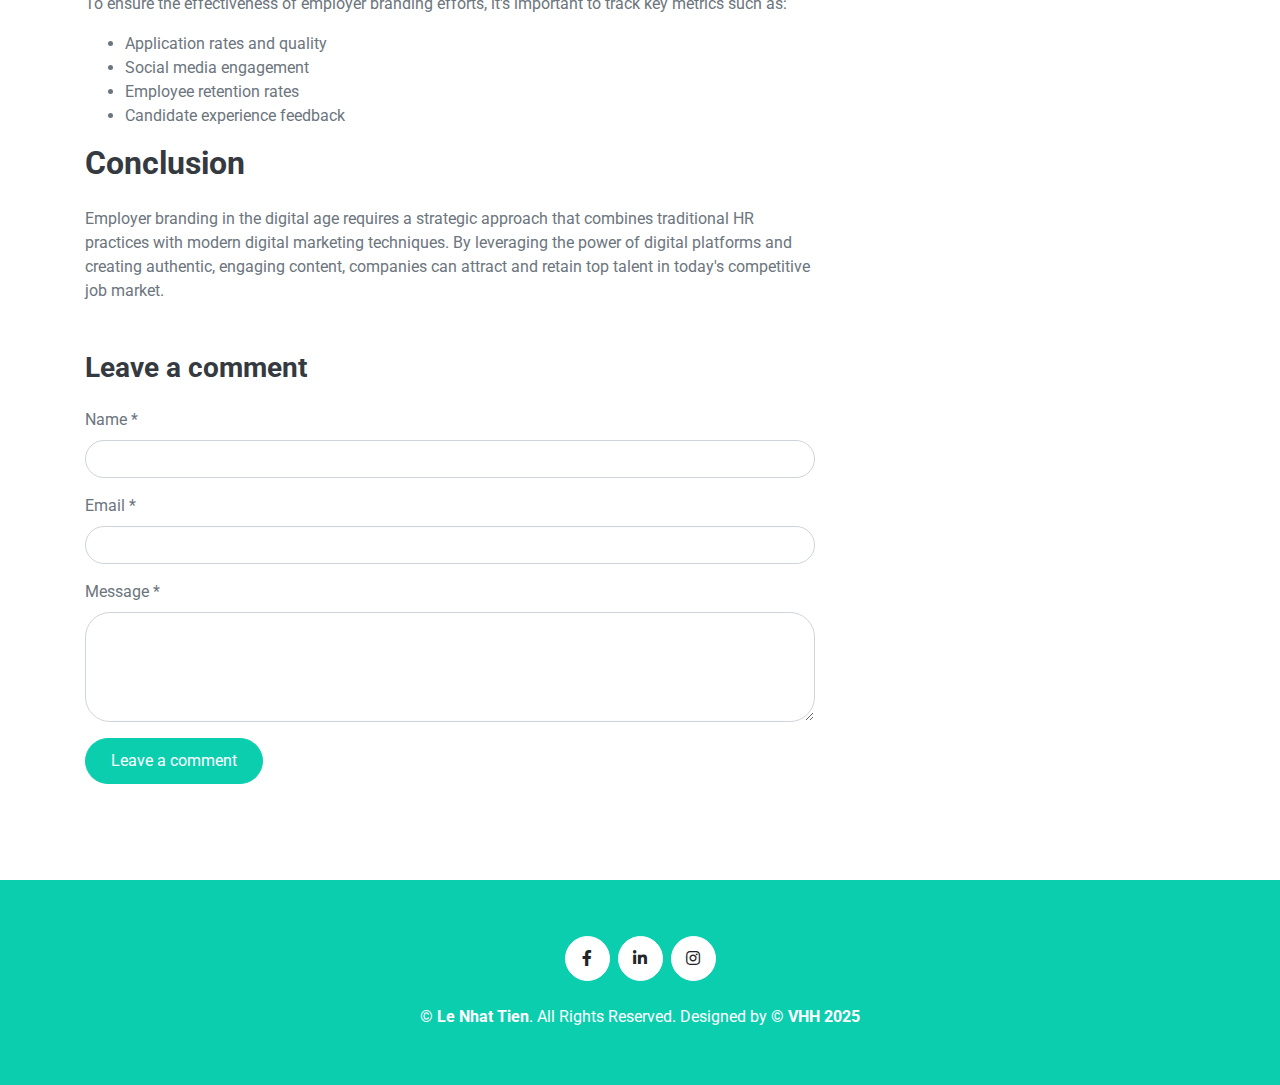
<file: blog-detail.html>
<!DOCTYPE html>
<html lang="en">

<head>
    <meta charset="utf-8">
    <title>Blog Detail - Portfolio</title>
    <meta content="width=device-width, initial-scale=1.0" name="viewport">
    <meta content="Free HTML Templates" name="keywords">
    <meta content="Free HTML Templates" name="description">

    <!-- Favicon -->
    <link href="img/ava.jpg" rel="icon">

    <!-- Google Web Fonts -->
    <link rel="preconnect" href="https://fonts.gstatic.com">
    <link href="https://fonts.googleapis.com/css2?family=Roboto:wght@300;400;500;700;900&display=swap" rel="stylesheet"> 

    <!-- Font Awesome -->
    <link href="https://cdnjs.cloudflare.com/ajax/libs/font-awesome/5.10.0/css/all.min.css" rel="stylesheet">

    <!-- Libraries Stylesheet -->
    <link href="lib/owlcarousel/assets/owl.carousel.min.css" rel="stylesheet">
    <link href="lib/lightbox/css/lightbox.min.css" rel="stylesheet">

    <!-- Customized Bootstrap Stylesheet -->
    <link href="css/style.css" rel="stylesheet">
</head>

<body data-spy="scroll" data-target=".navbar" data-offset="51">
    <!-- Navbar Start -->
    <nav class="navbar fixed-top shadow-sm navbar-expand-lg bg-light navbar-light py-3 py-lg-0 px-lg-5">
        <a href="index.html" class="navbar-brand ml-lg-3">
            <h1 class="m-0 display-5"><span class="text-primary">Nhat</span>Tien</h1>
        </a>
        <button type="button" class="navbar-toggler" data-toggle="collapse" data-target="#navbarCollapse">
            <span class="navbar-toggler-icon"></span>
        </button>
        <div class="collapse navbar-collapse px-lg-3" id="navbarCollapse">
            <div class="navbar-nav m-auto py-0">
                <a href="index.html" class="nav-item nav-link">Home</a>
                <a href="index.html#about" class="nav-item nav-link">About</a>
                <a href="index.html#qualification" class="nav-item nav-link">Quality</a>
                <a href="index.html#skill" class="nav-item nav-link">Skill</a>
                <a href="index.html#service" class="nav-item nav-link">Service</a>
                <a href="index.html#portfolio" class="nav-item nav-link">Portfolio</a>
                <a href="index.html#testimonial" class="nav-item nav-link">Review</a>
                <a href="index.html#blog" class="nav-item nav-link active">Blog</a>
                <a href="index.html#contact" class="nav-item nav-link">Contact</a>
            </div>
            <a href="" class="btn btn-outline-primary d-none d-lg-block">Hire Me</a>
        </div>
    </nav>
    <!-- Navbar End -->

    <!-- Blog Detail Start -->
    <div class="container-fluid py-5" id="blog-detail">
        <div class="container">
            <div class="row">
                <div class="col-lg-8">
                    <!-- Blog Detail Start -->
                    <div class="mb-5">
                        <img class="img-fluid w-100 rounded mb-5" src="img/blog-1.jpg" alt="">
                        <h1 class="mb-4">The Evolution of Employer Branding in the Digital Age</h1>
                        <p>In today's competitive job market, employer branding has become more crucial than ever. As a Communication Executive and HR Business Partner, I've witnessed firsthand how digital transformation has revolutionized the way companies attract and retain top talent.</p>
                        
                        <h2 class="mb-4">The Digital Shift in Employer Branding</h2>
                        <p>The traditional methods of employer branding are no longer sufficient in the digital age. Companies must now leverage various digital platforms to showcase their culture, values, and opportunities. This includes:</p>
                        <ul>
                            <li>Social media presence across multiple platforms</li>
                            <li>Engaging content creation and storytelling</li>
                            <li>Employee advocacy programs</li>
                            <li>Virtual events and webinars</li>
                            <li>Interactive career websites</li>
                        </ul>

                        <h2 class="mb-4">The Role of Social Media</h2>
                        <p>Social media has become a powerful tool for employer branding. Platforms like LinkedIn, Instagram, and TikTok allow companies to:</p>
                        <ul>
                            <li>Share behind-the-scenes content</li>
                            <li>Highlight employee success stories</li>
                            <li>Showcase company culture and values</li>
                            <li>Engage with potential candidates directly</li>
                        </ul>

                        <h2 class="mb-4">Content Creation and Storytelling</h2>
                        <p>Creating compelling content is essential for successful employer branding. This includes:</p>
                        <ul>
                            <li>Employee testimonials and success stories</li>
                            <li>Day-in-the-life videos and blog posts</li>
                            <li>Company culture highlights</li>
                            <li>Career development opportunities</li>
                        </ul>

                        <h2 class="mb-4">Measuring Success</h2>
                        <p>To ensure the effectiveness of employer branding efforts, it's important to track key metrics such as:</p>
                        <ul>
                            <li>Application rates and quality</li>
                            <li>Social media engagement</li>
                            <li>Employee retention rates</li>
                            <li>Candidate experience feedback</li>
                        </ul>

                        <h2 class="mb-4">Conclusion</h2>
                        <p>Employer branding in the digital age requires a strategic approach that combines traditional HR practices with modern digital marketing techniques. By leveraging the power of digital platforms and creating authentic, engaging content, companies can attract and retain top talent in today's competitive job market.</p>
                    </div>
                    <!-- Blog Detail End -->

                    <!-- Comment Form Start -->
                    <div class="mb-5">
                        <h3 class="mb-4">Leave a comment</h3>
                        <form>
                            <div class="form-group">
                                <label for="name">Name *</label>
                                <input type="text" class="form-control" id="name">
                            </div>
                            <div class="form-group">
                                <label for="email">Email *</label>
                                <input type="email" class="form-control" id="email">
                            </div>
                            <div class="form-group">
                                <label for="message">Message *</label>
                                <textarea class="form-control" id="message" rows="4"></textarea>
                            </div>
                            <div class="form-group mb-0">
                                <input type="submit" value="Leave a comment" class="btn btn-primary">
                            </div>
                        </form>
                    </div>
                    <!-- Comment Form End -->
                </div>

                <div class="col-lg-4 mt-5 mt-lg-0">
                    <!-- Author Bio -->
                    <div class="d-flex flex-column text-center bg-primary rounded mb-5 py-5 px-4">
                        <img src="img/ava.jpg" class="img-fluid rounded-circle mx-auto mb-3" style="width: 100px;">
                        <h3 class="text-white mb-3">Le Nhat Tien</h3>
                        <p class="text-white m-0">Communication Executive & HR Business Partner passionate about employer branding and digital transformation in HR.</p>
                    </div>

                    <!-- Search Form -->
                    <div class="mb-5">
                        <form action="">
                            <div class="input-group">
                                <input type="text" class="form-control form-control-lg" placeholder="Keyword">
                                <div class="input-group-append">
                                    <span class="input-group-text bg-transparent text-primary"><i
                                            class="fa fa-search"></i></span>
                                </div>
                            </div>
                        </form>
                    </div>

                    <!-- Category List -->
                    <div class="mb-5">
                        <h3 class="mb-4">Categories</h3>
                        <ul class="list-group list-group-flush">
                            <li class="list-group-item d-flex justify-content-between align-items-center px-0">
                                <a href="" class="text-decoration-none h6 m-0">Employer Branding</a>
                                <span class="badge badge-primary badge-pill">5</span>
                            </li>
                            <li class="list-group-item d-flex justify-content-between align-items-center px-0">
                                <a href="" class="text-decoration-none h6 m-0">Digital HR</a>
                                <span class="badge badge-primary badge-pill">3</span>
                            </li>
                            <li class="list-group-item d-flex justify-content-between align-items-center px-0">
                                <a href="" class="text-decoration-none h6 m-0">Talent Acquisition</a>
                                <span class="badge badge-primary badge-pill">4</span>
                            </li>
                            <li class="list-group-item d-flex justify-content-between align-items-center px-0">
                                <a href="" class="text-decoration-none h6 m-0">Employee Engagement</a>
                                <span class="badge badge-primary badge-pill">2</span>
                            </li>
                        </ul>
                    </div>

                    <!-- Recent Post -->
                    <div class="mb-5">
                        <h3 class="mb-4">Recent Posts</h3>
                        <div class="d-flex mb-3">
                            <img class="img-fluid" src="img/blog-2.jpg" style="width: 100px; height: 100px; object-fit: cover;">
                            <a href="" class="d-flex align-items-center bg-secondary text-decoration-none px-3" style="height: 100px;">
                                <h6 class="m-0 text-white">The Future of Remote Work</h6>
                            </a>
                        </div>
                        <div class="d-flex mb-3">
                            <img class="img-fluid" src="img/blog-3.jpg" style="width: 100px; height: 100px; object-fit: cover;">
                            <a href="" class="d-flex align-items-center bg-secondary text-decoration-none px-3" style="height: 100px;">
                                <h6 class="m-0 text-white">Building a Strong Company Culture</h6>
                            </a>
                        </div>
                    </div>
                </div>
            </div>
        </div>
    </div>
    <!-- Blog Detail End -->

    <!-- Footer Start -->
    <div class="container-fluid bg-primary text-white py-2 px-sm-3 px-md-5">
        <div class="container text-center py-5">
            <div class="d-flex justify-content-center mb-4">
                <a class="btn btn-light btn-social mr-2" href="https://www.facebook.com/lenhattien1903"><i class="fab fa-facebook-f"></i></a>
                <a class="btn btn-light btn-social mr-2" href="https://www.linkedin.com/in/nhattien1903/"><i class="fab fa-linkedin-in"></i></a>
                <a class="btn btn-light btn-social" href="https://www.instagram.com/ln_tientien/"><i class="fab fa-instagram"></i></a>
            </div>
            <p class="m-0">&copy; <a class="text-white font-weight-bold" href="#">Le Nhat Tien</a>. All Rights Reserved. Designed by <a class="text-white font-weight-bold" href="https://www.facebook.com/vhh0106/">©  VHH 2025</a>
            </p>
        </div>
    </div>
    <!-- Footer End -->

    <!-- Back to Top -->
    <a href="#" class="btn btn-outline-dark px-0 back-to-top"><i class="fa fa-angle-double-up"></i></a>

    <!-- JavaScript Libraries -->
    <script src="https://code.jquery.com/jquery-3.4.1.min.js"></script>
    <script src="https://stackpath.bootstrapcdn.com/bootstrap/4.4.1/js/bootstrap.bundle.min.js"></script>
    <script src="lib/typed/typed.min.js"></script>
    <script src="lib/easing/easing.min.js"></script>
    <script src="lib/waypoints/waypoints.min.js"></script>
    <script src="lib/owlcarousel/owl.carousel.min.js"></script>
    <script src="lib/isotope/isotope.pkgd.min.js"></script>
    <script src="lib/lightbox/js/lightbox.min.js"></script>

    <!-- Template Javascript -->
    <script src="js/main.js"></script>
</body>

</html>
</file>
<file: css/style.css>
/******* Bootstrap Theming ********/
/*!
 * Bootstrap v4.5.3 (https://getbootstrap.com/)
 * Copyright 2011-2020 The Bootstrap Authors
 * Copyright 2011-2020 Twitter, Inc.
 * Licensed under MIT (https://github.com/twbs/bootstrap/blob/main/LICENSE)
 */
:root {
  --blue: #007bff;
  --indigo: #6610f2;
  --purple: #6f42c1;
  --pink: #e83e8c;
  --red: #dc3545;
  --orange: #fd7e14;
  --yellow: #ffc107;
  --green: #28a745;
  --teal: #20c997;
  --cyan: #17a2b8;
  --white: #fff;
  --gray: #6c757d;
  --gray-dark: #343a40;
  --primary: #0BCEAF;
  --secondary: #6c757d;
  --success: #28a745;
  --info: #17a2b8;
  --warning: #ffc107;
  --danger: #dc3545;
  --light: #ffffff;
  --dark: #343a40;
  --breakpoint-xs: 0;
  --breakpoint-sm: 576px;
  --breakpoint-md: 768px;
  --breakpoint-lg: 992px;
  --breakpoint-xl: 1200px;
  --font-family-sans-serif: "Roboto", sans-serif;
  --font-family-monospace: SFMono-Regular, Menlo, Monaco, Consolas, "Liberation Mono", "Courier New", monospace;
}

*,
*::before,
*::after {
  box-sizing: border-box;
}

html {
  font-family: sans-serif;
  line-height: 1.15;
  -webkit-text-size-adjust: 100%;
  -webkit-tap-highlight-color: rgba(0, 0, 0, 0);
}

article, aside, figcaption, figure, footer, header, hgroup, main, nav, section {
  display: block;
}

body {
  margin: 0;
  font-family: "Roboto", sans-serif;
  font-size: 1rem;
  font-weight: 400;
  line-height: 1.5;
  color: #6c757d;
  text-align: left;
  background-color: #ffffff;
}

[tabindex="-1"]:focus:not(:focus-visible) {
  outline: 0 !important;
}

hr {
  box-sizing: content-box;
  height: 0;
  overflow: visible;
}

h1, h2, h3, h4, h5, h6 {
  margin-top: 0;
  margin-bottom: 0.5rem;
}

p {
  margin-top: 0;
  margin-bottom: 1rem;
}

abbr[title],
abbr[data-original-title] {
  text-decoration: underline;
  text-decoration: underline dotted;
  cursor: help;
  border-bottom: 0;
  text-decoration-skip-ink: none;
}

address {
  margin-bottom: 1rem;
  font-style: normal;
  line-height: inherit;
}

ol,
ul,
dl {
  margin-top: 0;
  margin-bottom: 1rem;
}

ol ol,
ul ul,
ol ul,
ul ol {
  margin-bottom: 0;
}

dt {
  font-weight: 700;
}

dd {
  margin-bottom: .5rem;
  margin-left: 0;
}

blockquote {
  margin: 0 0 1rem;
}

b,
strong {
  font-weight: bolder;
}

small {
  font-size: 80%;
}

sub,
sup {
  position: relative;
  font-size: 75%;
  line-height: 0;
  vertical-align: baseline;
}

sub {
  bottom: -.25em;
}

sup {
  top: -.5em;
}

a {
  color: #0BCEAF;
  text-decoration: none;
  background-color: transparent;
}

a:hover {
  color: #078571;
  text-decoration: underline;
}

a:not([href]):not([class]) {
  color: inherit;
  text-decoration: none;
}

a:not([href]):not([class]):hover {
  color: inherit;
  text-decoration: none;
}

pre,
code,
kbd,
samp {
  font-family: SFMono-Regular, Menlo, Monaco, Consolas, "Liberation Mono", "Courier New", monospace;
  font-size: 1em;
}

pre {
  margin-top: 0;
  margin-bottom: 1rem;
  overflow: auto;
  -ms-overflow-style: scrollbar;
}

figure {
  margin: 0 0 1rem;
}

img {
  vertical-align: middle;
  border-style: none;
}

svg {
  overflow: hidden;
  vertical-align: middle;
}

table {
  border-collapse: collapse;
}

caption {
  padding-top: 0.75rem;
  padding-bottom: 0.75rem;
  color: #6c757d;
  text-align: left;
  caption-side: bottom;
}

th {
  text-align: inherit;
  text-align: -webkit-match-parent;
}

label {
  display: inline-block;
  margin-bottom: 0.5rem;
}

button {
  border-radius: 0;
}

button:focus {
  outline: 1px dotted;
  outline: 5px auto -webkit-focus-ring-color;
}

input,
button,
select,
optgroup,
textarea {
  margin: 0;
  font-family: inherit;
  font-size: inherit;
  line-height: inherit;
}

button,
input {
  overflow: visible;
}

button,
select {
  text-transform: none;
}

[role="button"] {
  cursor: pointer;
}

select {
  word-wrap: normal;
}

button,
[type="button"],
[type="reset"],
[type="submit"] {
  -webkit-appearance: button;
}

button:not(:disabled),
[type="button"]:not(:disabled),
[type="reset"]:not(:disabled),
[type="submit"]:not(:disabled) {
  cursor: pointer;
}

button::-moz-focus-inner,
[type="button"]::-moz-focus-inner,
[type="reset"]::-moz-focus-inner,
[type="submit"]::-moz-focus-inner {
  padding: 0;
  border-style: none;
}

input[type="radio"],
input[type="checkbox"] {
  box-sizing: border-box;
  padding: 0;
}

textarea {
  overflow: auto;
  resize: vertical;
}

fieldset {
  min-width: 0;
  padding: 0;
  margin: 0;
  border: 0;
}

legend {
  display: block;
  width: 100%;
  max-width: 100%;
  padding: 0;
  margin-bottom: .5rem;
  font-size: 1.5rem;
  line-height: inherit;
  color: inherit;
  white-space: normal;
}

@media (max-width: 1200px) {
  legend {
    font-size: calc(1.275rem + 0.3vw) ;
  }
}

progress {
  vertical-align: baseline;
}

[type="number"]::-webkit-inner-spin-button,
[type="number"]::-webkit-outer-spin-button {
  height: auto;
}

[type="search"] {
  outline-offset: -2px;
  -webkit-appearance: none;
}

[type="search"]::-webkit-search-decoration {
  -webkit-appearance: none;
}

::-webkit-file-upload-button {
  font: inherit;
  -webkit-appearance: button;
}

output {
  display: inline-block;
}

summary {
  display: list-item;
  cursor: pointer;
}

template {
  display: none;
}

[hidden] {
  display: none !important;
}

h1, h2, h3, h4, h5, h6,
.h1, .h2, .h3, .h4, .h5, .h6 {
  margin-bottom: 0.5rem;
  font-weight: 500;
  line-height: 1.2;
  color: #343a40;
}

h1, .h1 {
  font-size: 2.5rem;
}

@media (max-width: 1200px) {
  h1, .h1 {
    font-size: calc(1.375rem + 1.5vw) ;
  }
}

h2, .h2 {
  font-size: 2rem;
}

@media (max-width: 1200px) {
  h2, .h2 {
    font-size: calc(1.325rem + 0.9vw) ;
  }
}

h3, .h3 {
  font-size: 1.75rem;
}

@media (max-width: 1200px) {
  h3, .h3 {
    font-size: calc(1.3rem + 0.6vw) ;
  }
}

h4, .h4 {
  font-size: 1.5rem;
}

@media (max-width: 1200px) {
  h4, .h4 {
    font-size: calc(1.275rem + 0.3vw) ;
  }
}

h5, .h5 {
  font-size: 1.25rem;
}

h6, .h6 {
  font-size: 1rem;
}

.lead {
  font-size: 1.25rem;
  font-weight: 300;
}

.display-1 {
  font-size: 10rem;
  font-weight: 300;
  line-height: 1.2;
}

@media (max-width: 1200px) {
  .display-1 {
    font-size: calc(2.125rem + 10.5vw) ;
  }
}

.display-2 {
  font-size: 5.5rem;
  font-weight: 300;
  line-height: 1.2;
}

@media (max-width: 1200px) {
  .display-2 {
    font-size: calc(1.675rem + 5.1vw) ;
  }
}

.display-3 {
  font-size: 4.5rem;
  font-weight: 300;
  line-height: 1.2;
}

@media (max-width: 1200px) {
  .display-3 {
    font-size: calc(1.575rem + 3.9vw) ;
  }
}

.display-4 {
  font-size: 3.5rem;
  font-weight: 300;
  line-height: 1.2;
}

@media (max-width: 1200px) {
  .display-4 {
    font-size: calc(1.475rem + 2.7vw) ;
  }
}

hr {
  margin-top: 1rem;
  margin-bottom: 1rem;
  border: 0;
  border-top: 1px solid rgba(0, 0, 0, 0.1);
}

small,
.small {
  font-size: 80%;
  font-weight: 400;
}

mark,
.mark {
  padding: 0.2em;
  background-color: #fcf8e3;
}

.list-unstyled {
  padding-left: 0;
  list-style: none;
}

.list-inline {
  padding-left: 0;
  list-style: none;
}

.list-inline-item {
  display: inline-block;
}

.list-inline-item:not(:last-child) {
  margin-right: 0.5rem;
}

.initialism {
  font-size: 90%;
  text-transform: uppercase;
}

.blockquote {
  margin-bottom: 1rem;
  font-size: 1.25rem;
}

.blockquote-footer {
  display: block;
  font-size: 80%;
  color: #6c757d;
}

.blockquote-footer::before {
  content: "\2014\00A0";
}

.img-fluid {
  max-width: 100%;
  height: auto;
}

.img-thumbnail {
  padding: 0.25rem;
  background-color: #ffffff;
  border: 1px solid #dee2e6;
  border-radius: 0.25rem;
  max-width: 100%;
  height: auto;
}

.figure {
  display: inline-block;
}

.figure-img {
  margin-bottom: 0.5rem;
  line-height: 1;
}

.figure-caption {
  font-size: 90%;
  color: #6c757d;
}

code {
  font-size: 87.5%;
  color: #e83e8c;
  word-wrap: break-word;
}

a > code {
  color: inherit;
}

kbd {
  padding: 0.2rem 0.4rem;
  font-size: 87.5%;
  color: #fff;
  background-color: #212529;
  border-radius: 0.2rem;
}

kbd kbd {
  padding: 0;
  font-size: 100%;
  font-weight: 700;
}

pre {
  display: block;
  font-size: 87.5%;
  color: #212529;
}

pre code {
  font-size: inherit;
  color: inherit;
  word-break: normal;
}

.pre-scrollable {
  max-height: 340px;
  overflow-y: scroll;
}

.container,
.container-fluid,
.container-sm,
.container-md,
.container-lg,
.container-xl {
  width: 100%;
  padding-right: 15px;
  padding-left: 15px;
  margin-right: auto;
  margin-left: auto;
}

@media (min-width: 576px) {
  .container, .container-sm {
    max-width: 540px;
  }
}

@media (min-width: 768px) {
  .container, .container-sm, .container-md {
    max-width: 720px;
  }
}

@media (min-width: 992px) {
  .container, .container-sm, .container-md, .container-lg {
    max-width: 960px;
  }
}

@media (min-width: 1200px) {
  .container, .container-sm, .container-md, .container-lg, .container-xl {
    max-width: 1140px;
  }
}

.row {
  display: flex;
  flex-wrap: wrap;
  margin-right: -15px;
  margin-left: -15px;
}

.no-gutters {
  margin-right: 0;
  margin-left: 0;
}

.no-gutters > .col,
.no-gutters > [class*="col-"] {
  padding-right: 0;
  padding-left: 0;
}

.col-1, .col-2, .col-3, .col-4, .col-5, .col-6, .col-7, .col-8, .col-9, .col-10, .col-11, .col-12, .col,
.col-auto, .col-sm-1, .col-sm-2, .col-sm-3, .col-sm-4, .col-sm-5, .col-sm-6, .col-sm-7, .col-sm-8, .col-sm-9, .col-sm-10, .col-sm-11, .col-sm-12, .col-sm,
.col-sm-auto, .col-md-1, .col-md-2, .col-md-3, .col-md-4, .col-md-5, .col-md-6, .col-md-7, .col-md-8, .col-md-9, .col-md-10, .col-md-11, .col-md-12, .col-md,
.col-md-auto, .col-lg-1, .col-lg-2, .col-lg-3, .col-lg-4, .col-lg-5, .col-lg-6, .col-lg-7, .col-lg-8, .col-lg-9, .col-lg-10, .col-lg-11, .col-lg-12, .col-lg,
.col-lg-auto, .col-xl-1, .col-xl-2, .col-xl-3, .col-xl-4, .col-xl-5, .col-xl-6, .col-xl-7, .col-xl-8, .col-xl-9, .col-xl-10, .col-xl-11, .col-xl-12, .col-xl,
.col-xl-auto {
  position: relative;
  width: 100%;
  padding-right: 15px;
  padding-left: 15px;
}

.col {
  flex-basis: 0;
  flex-grow: 1;
  max-width: 100%;
}

.row-cols-1 > * {
  flex: 0 0 100%;
  max-width: 100%;
}

.row-cols-2 > * {
  flex: 0 0 50%;
  max-width: 50%;
}

.row-cols-3 > * {
  flex: 0 0 33.33333%;
  max-width: 33.33333%;
}

.row-cols-4 > * {
  flex: 0 0 25%;
  max-width: 25%;
}

.row-cols-5 > * {
  flex: 0 0 20%;
  max-width: 20%;
}

.row-cols-6 > * {
  flex: 0 0 16.66667%;
  max-width: 16.66667%;
}

.col-auto {
  flex: 0 0 auto;
  width: auto;
  max-width: 100%;
}

.col-1 {
  flex: 0 0 8.33333%;
  max-width: 8.33333%;
}

.col-2 {
  flex: 0 0 16.66667%;
  max-width: 16.66667%;
}

.col-3 {
  flex: 0 0 25%;
  max-width: 25%;
}

.col-4 {
  flex: 0 0 33.33333%;
  max-width: 33.33333%;
}

.col-5 {
  flex: 0 0 41.66667%;
  max-width: 41.66667%;
}

.col-6 {
  flex: 0 0 50%;
  max-width: 50%;
}

.col-7 {
  flex: 0 0 58.33333%;
  max-width: 58.33333%;
}

.col-8 {
  flex: 0 0 66.66667%;
  max-width: 66.66667%;
}

.col-9 {
  flex: 0 0 75%;
  max-width: 75%;
}

.col-10 {
  flex: 0 0 83.33333%;
  max-width: 83.33333%;
}

.col-11 {
  flex: 0 0 91.66667%;
  max-width: 91.66667%;
}

.col-12 {
  flex: 0 0 100%;
  max-width: 100%;
}

.order-first {
  order: -1;
}

.order-last {
  order: 13;
}

.order-0 {
  order: 0;
}

.order-1 {
  order: 1;
}

.order-2 {
  order: 2;
}

.order-3 {
  order: 3;
}

.order-4 {
  order: 4;
}

.order-5 {
  order: 5;
}

.order-6 {
  order: 6;
}

.order-7 {
  order: 7;
}

.order-8 {
  order: 8;
}

.order-9 {
  order: 9;
}

.order-10 {
  order: 10;
}

.order-11 {
  order: 11;
}

.order-12 {
  order: 12;
}

.offset-1 {
  margin-left: 8.33333%;
}

.offset-2 {
  margin-left: 16.66667%;
}

.offset-3 {
  margin-left: 25%;
}

.offset-4 {
  margin-left: 33.33333%;
}

.offset-5 {
  margin-left: 41.66667%;
}

.offset-6 {
  margin-left: 50%;
}

.offset-7 {
  margin-left: 58.33333%;
}

.offset-8 {
  margin-left: 66.66667%;
}

.offset-9 {
  margin-left: 75%;
}

.offset-10 {
  margin-left: 83.33333%;
}

.offset-11 {
  margin-left: 91.66667%;
}

@media (min-width: 576px) {
  .col-sm {
    flex-basis: 0;
    flex-grow: 1;
    max-width: 100%;
  }
  .row-cols-sm-1 > * {
    flex: 0 0 100%;
    max-width: 100%;
  }
  .row-cols-sm-2 > * {
    flex: 0 0 50%;
    max-width: 50%;
  }
  .row-cols-sm-3 > * {
    flex: 0 0 33.33333%;
    max-width: 33.33333%;
  }
  .row-cols-sm-4 > * {
    flex: 0 0 25%;
    max-width: 25%;
  }
  .row-cols-sm-5 > * {
    flex: 0 0 20%;
    max-width: 20%;
  }
  .row-cols-sm-6 > * {
    flex: 0 0 16.66667%;
    max-width: 16.66667%;
  }
  .col-sm-auto {
    flex: 0 0 auto;
    width: auto;
    max-width: 100%;
  }
  .col-sm-1 {
    flex: 0 0 8.33333%;
    max-width: 8.33333%;
  }
  .col-sm-2 {
    flex: 0 0 16.66667%;
    max-width: 16.66667%;
  }
  .col-sm-3 {
    flex: 0 0 25%;
    max-width: 25%;
  }
  .col-sm-4 {
    flex: 0 0 33.33333%;
    max-width: 33.33333%;
  }
  .col-sm-5 {
    flex: 0 0 41.66667%;
    max-width: 41.66667%;
  }
  .col-sm-6 {
    flex: 0 0 50%;
    max-width: 50%;
  }
  .col-sm-7 {
    flex: 0 0 58.33333%;
    max-width: 58.33333%;
  }
  .col-sm-8 {
    flex: 0 0 66.66667%;
    max-width: 66.66667%;
  }
  .col-sm-9 {
    flex: 0 0 75%;
    max-width: 75%;
  }
  .col-sm-10 {
    flex: 0 0 83.33333%;
    max-width: 83.33333%;
  }
  .col-sm-11 {
    flex: 0 0 91.66667%;
    max-width: 91.66667%;
  }
  .col-sm-12 {
    flex: 0 0 100%;
    max-width: 100%;
  }
  .order-sm-first {
    order: -1;
  }
  .order-sm-last {
    order: 13;
  }
  .order-sm-0 {
    order: 0;
  }
  .order-sm-1 {
    order: 1;
  }
  .order-sm-2 {
    order: 2;
  }
  .order-sm-3 {
    order: 3;
  }
  .order-sm-4 {
    order: 4;
  }
  .order-sm-5 {
    order: 5;
  }
  .order-sm-6 {
    order: 6;
  }
  .order-sm-7 {
    order: 7;
  }
  .order-sm-8 {
    order: 8;
  }
  .order-sm-9 {
    order: 9;
  }
  .order-sm-10 {
    order: 10;
  }
  .order-sm-11 {
    order: 11;
  }
  .order-sm-12 {
    order: 12;
  }
  .offset-sm-0 {
    margin-left: 0;
  }
  .offset-sm-1 {
    margin-left: 8.33333%;
  }
  .offset-sm-2 {
    margin-left: 16.66667%;
  }
  .offset-sm-3 {
    margin-left: 25%;
  }
  .offset-sm-4 {
    margin-left: 33.33333%;
  }
  .offset-sm-5 {
    margin-left: 41.66667%;
  }
  .offset-sm-6 {
    margin-left: 50%;
  }
  .offset-sm-7 {
    margin-left: 58.33333%;
  }
  .offset-sm-8 {
    margin-left: 66.66667%;
  }
  .offset-sm-9 {
    margin-left: 75%;
  }
  .offset-sm-10 {
    margin-left: 83.33333%;
  }
  .offset-sm-11 {
    margin-left: 91.66667%;
  }
}

@media (min-width: 768px) {
  .col-md {
    flex-basis: 0;
    flex-grow: 1;
    max-width: 100%;
  }
  .row-cols-md-1 > * {
    flex: 0 0 100%;
    max-width: 100%;
  }
  .row-cols-md-2 > * {
    flex: 0 0 50%;
    max-width: 50%;
  }
  .row-cols-md-3 > * {
    flex: 0 0 33.33333%;
    max-width: 33.33333%;
  }
  .row-cols-md-4 > * {
    flex: 0 0 25%;
    max-width: 25%;
  }
  .row-cols-md-5 > * {
    flex: 0 0 20%;
    max-width: 20%;
  }
  .row-cols-md-6 > * {
    flex: 0 0 16.66667%;
    max-width: 16.66667%;
  }
  .col-md-auto {
    flex: 0 0 auto;
    width: auto;
    max-width: 100%;
  }
  .col-md-1 {
    flex: 0 0 8.33333%;
    max-width: 8.33333%;
  }
  .col-md-2 {
    flex: 0 0 16.66667%;
    max-width: 16.66667%;
  }
  .col-md-3 {
    flex: 0 0 25%;
    max-width: 25%;
  }
  .col-md-4 {
    flex: 0 0 33.33333%;
    max-width: 33.33333%;
  }
  .col-md-5 {
    flex: 0 0 41.66667%;
    max-width: 41.66667%;
  }
  .col-md-6 {
    flex: 0 0 50%;
    max-width: 50%;
  }
  .col-md-7 {
    flex: 0 0 58.33333%;
    max-width: 58.33333%;
  }
  .col-md-8 {
    flex: 0 0 66.66667%;
    max-width: 66.66667%;
  }
  .col-md-9 {
    flex: 0 0 75%;
    max-width: 75%;
  }
  .col-md-10 {
    flex: 0 0 83.33333%;
    max-width: 83.33333%;
  }
  .col-md-11 {
    flex: 0 0 91.66667%;
    max-width: 91.66667%;
  }
  .col-md-12 {
    flex: 0 0 100%;
    max-width: 100%;
  }
  .order-md-first {
    order: -1;
  }
  .order-md-last {
    order: 13;
  }
  .order-md-0 {
    order: 0;
  }
  .order-md-1 {
    order: 1;
  }
  .order-md-2 {
    order: 2;
  }
  .order-md-3 {
    order: 3;
  }
  .order-md-4 {
    order: 4;
  }
  .order-md-5 {
    order: 5;
  }
  .order-md-6 {
    order: 6;
  }
  .order-md-7 {
    order: 7;
  }
  .order-md-8 {
    order: 8;
  }
  .order-md-9 {
    order: 9;
  }
  .order-md-10 {
    order: 10;
  }
  .order-md-11 {
    order: 11;
  }
  .order-md-12 {
    order: 12;
  }
  .offset-md-0 {
    margin-left: 0;
  }
  .offset-md-1 {
    margin-left: 8.33333%;
  }
  .offset-md-2 {
    margin-left: 16.66667%;
  }
  .offset-md-3 {
    margin-left: 25%;
  }
  .offset-md-4 {
    margin-left: 33.33333%;
  }
  .offset-md-5 {
    margin-left: 41.66667%;
  }
  .offset-md-6 {
    margin-left: 50%;
  }
  .offset-md-7 {
    margin-left: 58.33333%;
  }
  .offset-md-8 {
    margin-left: 66.66667%;
  }
  .offset-md-9 {
    margin-left: 75%;
  }
  .offset-md-10 {
    margin-left: 83.33333%;
  }
  .offset-md-11 {
    margin-left: 91.66667%;
  }
}

@media (min-width: 992px) {
  .col-lg {
    flex-basis: 0;
    flex-grow: 1;
    max-width: 100%;
  }
  .row-cols-lg-1 > * {
    flex: 0 0 100%;
    max-width: 100%;
  }
  .row-cols-lg-2 > * {
    flex: 0 0 50%;
    max-width: 50%;
  }
  .row-cols-lg-3 > * {
    flex: 0 0 33.33333%;
    max-width: 33.33333%;
  }
  .row-cols-lg-4 > * {
    flex: 0 0 25%;
    max-width: 25%;
  }
  .row-cols-lg-5 > * {
    flex: 0 0 20%;
    max-width: 20%;
  }
  .row-cols-lg-6 > * {
    flex: 0 0 16.66667%;
    max-width: 16.66667%;
  }
  .col-lg-auto {
    flex: 0 0 auto;
    width: auto;
    max-width: 100%;
  }
  .col-lg-1 {
    flex: 0 0 8.33333%;
    max-width: 8.33333%;
  }
  .col-lg-2 {
    flex: 0 0 16.66667%;
    max-width: 16.66667%;
  }
  .col-lg-3 {
    flex: 0 0 25%;
    max-width: 25%;
  }
  .col-lg-4 {
    flex: 0 0 33.33333%;
    max-width: 33.33333%;
  }
  .col-lg-5 {
    flex: 0 0 41.66667%;
    max-width: 41.66667%;
  }
  .col-lg-6 {
    flex: 0 0 50%;
    max-width: 50%;
  }
  .col-lg-7 {
    flex: 0 0 58.33333%;
    max-width: 58.33333%;
  }
  .col-lg-8 {
    flex: 0 0 66.66667%;
    max-width: 66.66667%;
  }
  .col-lg-9 {
    flex: 0 0 75%;
    max-width: 75%;
  }
  .col-lg-10 {
    flex: 0 0 83.33333%;
    max-width: 83.33333%;
  }
  .col-lg-11 {
    flex: 0 0 91.66667%;
    max-width: 91.66667%;
  }
  .col-lg-12 {
    flex: 0 0 100%;
    max-width: 100%;
  }
  .order-lg-first {
    order: -1;
  }
  .order-lg-last {
    order: 13;
  }
  .order-lg-0 {
    order: 0;
  }
  .order-lg-1 {
    order: 1;
  }
  .order-lg-2 {
    order: 2;
  }
  .order-lg-3 {
    order: 3;
  }
  .order-lg-4 {
    order: 4;
  }
  .order-lg-5 {
    order: 5;
  }
  .order-lg-6 {
    order: 6;
  }
  .order-lg-7 {
    order: 7;
  }
  .order-lg-8 {
    order: 8;
  }
  .order-lg-9 {
    order: 9;
  }
  .order-lg-10 {
    order: 10;
  }
  .order-lg-11 {
    order: 11;
  }
  .order-lg-12 {
    order: 12;
  }
  .offset-lg-0 {
    margin-left: 0;
  }
  .offset-lg-1 {
    margin-left: 8.33333%;
  }
  .offset-lg-2 {
    margin-left: 16.66667%;
  }
  .offset-lg-3 {
    margin-left: 25%;
  }
  .offset-lg-4 {
    margin-left: 33.33333%;
  }
  .offset-lg-5 {
    margin-left: 41.66667%;
  }
  .offset-lg-6 {
    margin-left: 50%;
  }
  .offset-lg-7 {
    margin-left: 58.33333%;
  }
  .offset-lg-8 {
    margin-left: 66.66667%;
  }
  .offset-lg-9 {
    margin-left: 75%;
  }
  .offset-lg-10 {
    margin-left: 83.33333%;
  }
  .offset-lg-11 {
    margin-left: 91.66667%;
  }
}

@media (min-width: 1200px) {
  .col-xl {
    flex-basis: 0;
    flex-grow: 1;
    max-width: 100%;
  }
  .row-cols-xl-1 > * {
    flex: 0 0 100%;
    max-width: 100%;
  }
  .row-cols-xl-2 > * {
    flex: 0 0 50%;
    max-width: 50%;
  }
  .row-cols-xl-3 > * {
    flex: 0 0 33.33333%;
    max-width: 33.33333%;
  }
  .row-cols-xl-4 > * {
    flex: 0 0 25%;
    max-width: 25%;
  }
  .row-cols-xl-5 > * {
    flex: 0 0 20%;
    max-width: 20%;
  }
  .row-cols-xl-6 > * {
    flex: 0 0 16.66667%;
    max-width: 16.66667%;
  }
  .col-xl-auto {
    flex: 0 0 auto;
    width: auto;
    max-width: 100%;
  }
  .col-xl-1 {
    flex: 0 0 8.33333%;
    max-width: 8.33333%;
  }
  .col-xl-2 {
    flex: 0 0 16.66667%;
    max-width: 16.66667%;
  }
  .col-xl-3 {
    flex: 0 0 25%;
    max-width: 25%;
  }
  .col-xl-4 {
    flex: 0 0 33.33333%;
    max-width: 33.33333%;
  }
  .col-xl-5 {
    flex: 0 0 41.66667%;
    max-width: 41.66667%;
  }
  .col-xl-6 {
    flex: 0 0 50%;
    max-width: 50%;
  }
  .col-xl-7 {
    flex: 0 0 58.33333%;
    max-width: 58.33333%;
  }
  .col-xl-8 {
    flex: 0 0 66.66667%;
    max-width: 66.66667%;
  }
  .col-xl-9 {
    flex: 0 0 75%;
    max-width: 75%;
  }
  .col-xl-10 {
    flex: 0 0 83.33333%;
    max-width: 83.33333%;
  }
  .col-xl-11 {
    flex: 0 0 91.66667%;
    max-width: 91.66667%;
  }
  .col-xl-12 {
    flex: 0 0 100%;
    max-width: 100%;
  }
  .order-xl-first {
    order: -1;
  }
  .order-xl-last {
    order: 13;
  }
  .order-xl-0 {
    order: 0;
  }
  .order-xl-1 {
    order: 1;
  }
  .order-xl-2 {
    order: 2;
  }
  .order-xl-3 {
    order: 3;
  }
  .order-xl-4 {
    order: 4;
  }
  .order-xl-5 {
    order: 5;
  }
  .order-xl-6 {
    order: 6;
  }
  .order-xl-7 {
    order: 7;
  }
  .order-xl-8 {
    order: 8;
  }
  .order-xl-9 {
    order: 9;
  }
  .order-xl-10 {
    order: 10;
  }
  .order-xl-11 {
    order: 11;
  }
  .order-xl-12 {
    order: 12;
  }
  .offset-xl-0 {
    margin-left: 0;
  }
  .offset-xl-1 {
    margin-left: 8.33333%;
  }
  .offset-xl-2 {
    margin-left: 16.66667%;
  }
  .offset-xl-3 {
    margin-left: 25%;
  }
  .offset-xl-4 {
    margin-left: 33.33333%;
  }
  .offset-xl-5 {
    margin-left: 41.66667%;
  }
  .offset-xl-6 {
    margin-left: 50%;
  }
  .offset-xl-7 {
    margin-left: 58.33333%;
  }
  .offset-xl-8 {
    margin-left: 66.66667%;
  }
  .offset-xl-9 {
    margin-left: 75%;
  }
  .offset-xl-10 {
    margin-left: 83.33333%;
  }
  .offset-xl-11 {
    margin-left: 91.66667%;
  }
}

.table {
  width: 100%;
  margin-bottom: 1rem;
  color: #6c757d;
}

.table th,
.table td {
  padding: 0.75rem;
  vertical-align: top;
  border-top: 1px solid #dee2e6;
}

.table thead th {
  vertical-align: bottom;
  border-bottom: 2px solid #dee2e6;
}

.table tbody + tbody {
  border-top: 2px solid #dee2e6;
}

.table-sm th,
.table-sm td {
  padding: 0.3rem;
}

.table-bordered {
  border: 1px solid #dee2e6;
}

.table-bordered th,
.table-bordered td {
  border: 1px solid #dee2e6;
}

.table-bordered thead th,
.table-bordered thead td {
  border-bottom-width: 2px;
}

.table-borderless th,
.table-borderless td,
.table-borderless thead th,
.table-borderless tbody + tbody {
  border: 0;
}

.table-striped tbody tr:nth-of-type(odd) {
  background-color: rgba(0, 0, 0, 0.05);
}

.table-hover tbody tr:hover {
  color: #6c757d;
  background-color: rgba(0, 0, 0, 0.075);
}

.table-primary,
.table-primary > th,
.table-primary > td {
  background-color: #bbf1e9;
}

.table-primary th,
.table-primary td,
.table-primary thead th,
.table-primary tbody + tbody {
  border-color: #80e6d5;
}

.table-hover .table-primary:hover {
  background-color: #a6ede2;
}

.table-hover .table-primary:hover > td,
.table-hover .table-primary:hover > th {
  background-color: #a6ede2;
}

.table-secondary,
.table-secondary > th,
.table-secondary > td {
  background-color: #d6d8db;
}

.table-secondary th,
.table-secondary td,
.table-secondary thead th,
.table-secondary tbody + tbody {
  border-color: #b3b7bb;
}

.table-hover .table-secondary:hover {
  background-color: #c8cbcf;
}

.table-hover .table-secondary:hover > td,
.table-hover .table-secondary:hover > th {
  background-color: #c8cbcf;
}

.table-success,
.table-success > th,
.table-success > td {
  background-color: #c3e6cb;
}

.table-success th,
.table-success td,
.table-success thead th,
.table-success tbody + tbody {
  border-color: #8fd19e;
}

.table-hover .table-success:hover {
  background-color: #b1dfbb;
}

.table-hover .table-success:hover > td,
.table-hover .table-success:hover > th {
  background-color: #b1dfbb;
}

.table-info,
.table-info > th,
.table-info > td {
  background-color: #bee5eb;
}

.table-info th,
.table-info td,
.table-info thead th,
.table-info tbody + tbody {
  border-color: #86cfda;
}

.table-hover .table-info:hover {
  background-color: #abdde5;
}

.table-hover .table-info:hover > td,
.table-hover .table-info:hover > th {
  background-color: #abdde5;
}

.table-warning,
.table-warning > th,
.table-warning > td {
  background-color: #ffeeba;
}

.table-warning th,
.table-warning td,
.table-warning thead th,
.table-warning tbody + tbody {
  border-color: #ffdf7e;
}

.table-hover .table-warning:hover {
  background-color: #ffe8a1;
}

.table-hover .table-warning:hover > td,
.table-hover .table-warning:hover > th {
  background-color: #ffe8a1;
}

.table-danger,
.table-danger > th,
.table-danger > td {
  background-color: #f5c6cb;
}

.table-danger th,
.table-danger td,
.table-danger thead th,
.table-danger tbody + tbody {
  border-color: #ed969e;
}

.table-hover .table-danger:hover {
  background-color: #f1b0b7;
}

.table-hover .table-danger:hover > td,
.table-hover .table-danger:hover > th {
  background-color: #f1b0b7;
}

.table-light,
.table-light > th,
.table-light > td {
  background-color: white;
}

.table-light th,
.table-light td,
.table-light thead th,
.table-light tbody + tbody {
  border-color: white;
}

.table-hover .table-light:hover {
  background-color: #f2f2f2;
}

.table-hover .table-light:hover > td,
.table-hover .table-light:hover > th {
  background-color: #f2f2f2;
}

.table-dark,
.table-dark > th,
.table-dark > td {
  background-color: #c6c8ca;
}

.table-dark th,
.table-dark td,
.table-dark thead th,
.table-dark tbody + tbody {
  border-color: #95999c;
}

.table-hover .table-dark:hover {
  background-color: #b9bbbe;
}

.table-hover .table-dark:hover > td,
.table-hover .table-dark:hover > th {
  background-color: #b9bbbe;
}

.table-active,
.table-active > th,
.table-active > td {
  background-color: rgba(0, 0, 0, 0.075);
}

.table-hover .table-active:hover {
  background-color: rgba(0, 0, 0, 0.075);
}

.table-hover .table-active:hover > td,
.table-hover .table-active:hover > th {
  background-color: rgba(0, 0, 0, 0.075);
}

.table .thead-dark th {
  color: #fff;
  background-color: #343a40;
  border-color: #454d55;
}

.table .thead-light th {
  color: #495057;
  background-color: #e9ecef;
  border-color: #dee2e6;
}

.table-dark {
  color: #fff;
  background-color: #343a40;
}

.table-dark th,
.table-dark td,
.table-dark thead th {
  border-color: #454d55;
}

.table-dark.table-bordered {
  border: 0;
}

.table-dark.table-striped tbody tr:nth-of-type(odd) {
  background-color: rgba(255, 255, 255, 0.05);
}

.table-dark.table-hover tbody tr:hover {
  color: #fff;
  background-color: rgba(255, 255, 255, 0.075);
}

@media (max-width: 575.98px) {
  .table-responsive-sm {
    display: block;
    width: 100%;
    overflow-x: auto;
    -webkit-overflow-scrolling: touch;
  }
  .table-responsive-sm > .table-bordered {
    border: 0;
  }
}

@media (max-width: 767.98px) {
  .table-responsive-md {
    display: block;
    width: 100%;
    overflow-x: auto;
    -webkit-overflow-scrolling: touch;
  }
  .table-responsive-md > .table-bordered {
    border: 0;
  }
}

@media (max-width: 991.98px) {
  .table-responsive-lg {
    display: block;
    width: 100%;
    overflow-x: auto;
    -webkit-overflow-scrolling: touch;
  }
  .table-responsive-lg > .table-bordered {
    border: 0;
  }
}

@media (max-width: 1199.98px) {
  .table-responsive-xl {
    display: block;
    width: 100%;
    overflow-x: auto;
    -webkit-overflow-scrolling: touch;
  }
  .table-responsive-xl > .table-bordered {
    border: 0;
  }
}

.table-responsive {
  display: block;
  width: 100%;
  overflow-x: auto;
  -webkit-overflow-scrolling: touch;
}

.table-responsive > .table-bordered {
  border: 0;
}

.form-control {
  display: block;
  width: 100%;
  height: calc(1.5em + 0.75rem + 2px);
  padding: 0.375rem 0.75rem;
  font-size: 1rem;
  font-weight: 400;
  line-height: 1.5;
  color: #495057;
  background-color: #fff;
  background-clip: padding-box;
  border: 1px solid #ced4da;
  border-radius: 0.25rem;
  transition: border-color 0.15s ease-in-out, box-shadow 0.15s ease-in-out;
}

@media (prefers-reduced-motion: reduce) {
  .form-control {
    transition: none;
  }
}

.form-control::-ms-expand {
  background-color: transparent;
  border: 0;
}

.form-control:-moz-focusring {
  color: transparent;
  text-shadow: 0 0 0 #495057;
}

.form-control:focus {
  color: #495057;
  background-color: #fff;
  border-color: #62f7df;
  outline: 0;
  box-shadow: 0 0 0 0.2rem rgba(11, 206, 175, 0.25);
}

.form-control::placeholder {
  color: #6c757d;
  opacity: 1;
}

.form-control:disabled, .form-control[readonly] {
  background-color: #e9ecef;
  opacity: 1;
}

input[type="date"].form-control,
input[type="time"].form-control,
input[type="datetime-local"].form-control,
input[type="month"].form-control {
  appearance: none;
}

select.form-control:focus::-ms-value {
  color: #495057;
  background-color: #fff;
}

.form-control-file,
.form-control-range {
  display: block;
  width: 100%;
}

.col-form-label {
  padding-top: calc(0.375rem + 1px);
  padding-bottom: calc(0.375rem + 1px);
  margin-bottom: 0;
  font-size: inherit;
  line-height: 1.5;
}

.col-form-label-lg {
  padding-top: calc(0.5rem + 1px);
  padding-bottom: calc(0.5rem + 1px);
  font-size: 1.25rem;
  line-height: 1.5;
}

.col-form-label-sm {
  padding-top: calc(0.25rem + 1px);
  padding-bottom: calc(0.25rem + 1px);
  font-size: 0.875rem;
  line-height: 1.5;
}

.form-control-plaintext {
  display: block;
  width: 100%;
  padding: 0.375rem 0;
  margin-bottom: 0;
  font-size: 1rem;
  line-height: 1.5;
  color: #6c757d;
  background-color: transparent;
  border: solid transparent;
  border-width: 1px 0;
}

.form-control-plaintext.form-control-sm, .form-control-plaintext.form-control-lg {
  padding-right: 0;
  padding-left: 0;
}

.form-control-sm {
  height: calc(1.5em + 0.5rem + 2px);
  padding: 0.25rem 0.5rem;
  font-size: 0.875rem;
  line-height: 1.5;
  border-radius: 0.2rem;
}

.form-control-lg {
  height: calc(1.5em + 1rem + 2px);
  padding: 0.5rem 1rem;
  font-size: 1.25rem;
  line-height: 1.5;
  border-radius: 0.3rem;
}

select.form-control[size], select.form-control[multiple] {
  height: auto;
}

textarea.form-control {
  height: auto;
}

.form-group {
  margin-bottom: 1rem;
}

.form-text {
  display: block;
  margin-top: 0.25rem;
}

.form-row {
  display: flex;
  flex-wrap: wrap;
  margin-right: -5px;
  margin-left: -5px;
}

.form-row > .col,
.form-row > [class*="col-"] {
  padding-right: 5px;
  padding-left: 5px;
}

.form-check {
  position: relative;
  display: block;
  padding-left: 1.25rem;
}

.form-check-input {
  position: absolute;
  margin-top: 0.3rem;
  margin-left: -1.25rem;
}

.form-check-input[disabled] ~ .form-check-label,
.form-check-input:disabled ~ .form-check-label {
  color: #6c757d;
}

.form-check-label {
  margin-bottom: 0;
}

.form-check-inline {
  display: inline-flex;
  align-items: center;
  padding-left: 0;
  margin-right: 0.75rem;
}

.form-check-inline .form-check-input {
  position: static;
  margin-top: 0;
  margin-right: 0.3125rem;
  margin-left: 0;
}

.valid-feedback {
  display: none;
  width: 100%;
  margin-top: 0.25rem;
  font-size: 80%;
  color: #28a745;
}

.valid-tooltip {
  position: absolute;
  top: 100%;
  left: 0;
  z-index: 5;
  display: none;
  max-width: 100%;
  padding: 0.25rem 0.5rem;
  margin-top: .1rem;
  font-size: 0.875rem;
  line-height: 1.5;
  color: #fff;
  background-color: rgba(40, 167, 69, 0.9);
  border-radius: 0.25rem;
}

.was-validated :valid ~ .valid-feedback,
.was-validated :valid ~ .valid-tooltip,
.is-valid ~ .valid-feedback,
.is-valid ~ .valid-tooltip {
  display: block;
}

.was-validated .form-control:valid, .form-control.is-valid {
  border-color: #28a745;
  padding-right: calc(1.5em + 0.75rem);
  background-image: url("data:image/svg+xml,%3csvg xmlns='http://www.w3.org/2000/svg' width='8' height='8' viewBox='0 0 8 8'%3e%3cpath fill='%2328a745' d='M2.3 6.73L.6 4.53c-.4-1.04.46-1.4 1.1-.8l1.1 1.4 3.4-3.8c.6-.63 1.6-.27 1.2.7l-4 4.6c-.43.5-.8.4-1.1.1z'/%3e%3c/svg%3e");
  background-repeat: no-repeat;
  background-position: right calc(0.375em + 0.1875rem) center;
  background-size: calc(0.75em + 0.375rem) calc(0.75em + 0.375rem);
}

.was-validated .form-control:valid:focus, .form-control.is-valid:focus {
  border-color: #28a745;
  box-shadow: 0 0 0 0.2rem rgba(40, 167, 69, 0.25);
}

.was-validated textarea.form-control:valid, textarea.form-control.is-valid {
  padding-right: calc(1.5em + 0.75rem);
  background-position: top calc(0.375em + 0.1875rem) right calc(0.375em + 0.1875rem);
}

.was-validated .custom-select:valid, .custom-select.is-valid {
  border-color: #28a745;
  padding-right: calc(0.75em + 2.3125rem);
  background: url("data:image/svg+xml,%3csvg xmlns='http://www.w3.org/2000/svg' width='4' height='5' viewBox='0 0 4 5'%3e%3cpath fill='%23343a40' d='M2 0L0 2h4zm0 5L0 3h4z'/%3e%3c/svg%3e") no-repeat right 0.75rem center/8px 10px, url("data:image/svg+xml,%3csvg xmlns='http://www.w3.org/2000/svg' width='8' height='8' viewBox='0 0 8 8'%3e%3cpath fill='%2328a745' d='M2.3 6.73L.6 4.53c-.4-1.04.46-1.4 1.1-.8l1.1 1.4 3.4-3.8c.6-.63 1.6-.27 1.2.7l-4 4.6c-.43.5-.8.4-1.1.1z'/%3e%3c/svg%3e") #fff no-repeat center right 1.75rem/calc(0.75em + 0.375rem) calc(0.75em + 0.375rem);
}

.was-validated .custom-select:valid:focus, .custom-select.is-valid:focus {
  border-color: #28a745;
  box-shadow: 0 0 0 0.2rem rgba(40, 167, 69, 0.25);
}

.was-validated .form-check-input:valid ~ .form-check-label, .form-check-input.is-valid ~ .form-check-label {
  color: #28a745;
}

.was-validated .form-check-input:valid ~ .valid-feedback,
.was-validated .form-check-input:valid ~ .valid-tooltip, .form-check-input.is-valid ~ .valid-feedback,
.form-check-input.is-valid ~ .valid-tooltip {
  display: block;
}

.was-validated .custom-control-input:valid ~ .custom-control-label, .custom-control-input.is-valid ~ .custom-control-label {
  color: #28a745;
}

.was-validated .custom-control-input:valid ~ .custom-control-label::before, .custom-control-input.is-valid ~ .custom-control-label::before {
  border-color: #28a745;
}

.was-validated .custom-control-input:valid:checked ~ .custom-control-label::before, .custom-control-input.is-valid:checked ~ .custom-control-label::before {
  border-color: #34ce57;
  background-color: #34ce57;
}

.was-validated .custom-control-input:valid:focus ~ .custom-control-label::before, .custom-control-input.is-valid:focus ~ .custom-control-label::before {
  box-shadow: 0 0 0 0.2rem rgba(40, 167, 69, 0.25);
}

.was-validated .custom-control-input:valid:focus:not(:checked) ~ .custom-control-label::before, .custom-control-input.is-valid:focus:not(:checked) ~ .custom-control-label::before {
  border-color: #28a745;
}

.was-validated .custom-file-input:valid ~ .custom-file-label, .custom-file-input.is-valid ~ .custom-file-label {
  border-color: #28a745;
}

.was-validated .custom-file-input:valid:focus ~ .custom-file-label, .custom-file-input.is-valid:focus ~ .custom-file-label {
  border-color: #28a745;
  box-shadow: 0 0 0 0.2rem rgba(40, 167, 69, 0.25);
}

.invalid-feedback {
  display: none;
  width: 100%;
  margin-top: 0.25rem;
  font-size: 80%;
  color: #dc3545;
}

.invalid-tooltip {
  position: absolute;
  top: 100%;
  left: 0;
  z-index: 5;
  display: none;
  max-width: 100%;
  padding: 0.25rem 0.5rem;
  margin-top: .1rem;
  font-size: 0.875rem;
  line-height: 1.5;
  color: #fff;
  background-color: rgba(220, 53, 69, 0.9);
  border-radius: 0.25rem;
}

.was-validated :invalid ~ .invalid-feedback,
.was-validated :invalid ~ .invalid-tooltip,
.is-invalid ~ .invalid-feedback,
.is-invalid ~ .invalid-tooltip {
  display: block;
}

.was-validated .form-control:invalid, .form-control.is-invalid {
  border-color: #dc3545;
  padding-right: calc(1.5em + 0.75rem);
  background-image: url("data:image/svg+xml,%3csvg xmlns='http://www.w3.org/2000/svg' width='12' height='12' fill='none' stroke='%23dc3545' viewBox='0 0 12 12'%3e%3ccircle cx='6' cy='6' r='4.5'/%3e%3cpath stroke-linejoin='round' d='M5.8 3.6h.4L6 6.5z'/%3e%3ccircle cx='6' cy='8.2' r='.6' fill='%23dc3545' stroke='none'/%3e%3c/svg%3e");
  background-repeat: no-repeat;
  background-position: right calc(0.375em + 0.1875rem) center;
  background-size: calc(0.75em + 0.375rem) calc(0.75em + 0.375rem);
}

.was-validated .form-control:invalid:focus, .form-control.is-invalid:focus {
  border-color: #dc3545;
  box-shadow: 0 0 0 0.2rem rgba(220, 53, 69, 0.25);
}

.was-validated textarea.form-control:invalid, textarea.form-control.is-invalid {
  padding-right: calc(1.5em + 0.75rem);
  background-position: top calc(0.375em + 0.1875rem) right calc(0.375em + 0.1875rem);
}

.was-validated .custom-select:invalid, .custom-select.is-invalid {
  border-color: #dc3545;
  padding-right: calc(0.75em + 2.3125rem);
  background: url("data:image/svg+xml,%3csvg xmlns='http://www.w3.org/2000/svg' width='4' height='5' viewBox='0 0 4 5'%3e%3cpath fill='%23343a40' d='M2 0L0 2h4zm0 5L0 3h4z'/%3e%3c/svg%3e") no-repeat right 0.75rem center/8px 10px, url("data:image/svg+xml,%3csvg xmlns='http://www.w3.org/2000/svg' width='12' height='12' fill='none' stroke='%23dc3545' viewBox='0 0 12 12'%3e%3ccircle cx='6' cy='6' r='4.5'/%3e%3cpath stroke-linejoin='round' d='M5.8 3.6h.4L6 6.5z'/%3e%3ccircle cx='6' cy='8.2' r='.6' fill='%23dc3545' stroke='none'/%3e%3c/svg%3e") #fff no-repeat center right 1.75rem/calc(0.75em + 0.375rem) calc(0.75em + 0.375rem);
}

.was-validated .custom-select:invalid:focus, .custom-select.is-invalid:focus {
  border-color: #dc3545;
  box-shadow: 0 0 0 0.2rem rgba(220, 53, 69, 0.25);
}

.was-validated .form-check-input:invalid ~ .form-check-label, .form-check-input.is-invalid ~ .form-check-label {
  color: #dc3545;
}

.was-validated .form-check-input:invalid ~ .invalid-feedback,
.was-validated .form-check-input:invalid ~ .invalid-tooltip, .form-check-input.is-invalid ~ .invalid-feedback,
.form-check-input.is-invalid ~ .invalid-tooltip {
  display: block;
}

.was-validated .custom-control-input:invalid ~ .custom-control-label, .custom-control-input.is-invalid ~ .custom-control-label {
  color: #dc3545;
}

.was-validated .custom-control-input:invalid ~ .custom-control-label::before, .custom-control-input.is-invalid ~ .custom-control-label::before {
  border-color: #dc3545;
}

.was-validated .custom-control-input:invalid:checked ~ .custom-control-label::before, .custom-control-input.is-invalid:checked ~ .custom-control-label::before {
  border-color: #e4606d;
  background-color: #e4606d;
}

.was-validated .custom-control-input:invalid:focus ~ .custom-control-label::before, .custom-control-input.is-invalid:focus ~ .custom-control-label::before {
  box-shadow: 0 0 0 0.2rem rgba(220, 53, 69, 0.25);
}

.was-validated .custom-control-input:invalid:focus:not(:checked) ~ .custom-control-label::before, .custom-control-input.is-invalid:focus:not(:checked) ~ .custom-control-label::before {
  border-color: #dc3545;
}

.was-validated .custom-file-input:invalid ~ .custom-file-label, .custom-file-input.is-invalid ~ .custom-file-label {
  border-color: #dc3545;
}

.was-validated .custom-file-input:invalid:focus ~ .custom-file-label, .custom-file-input.is-invalid:focus ~ .custom-file-label {
  border-color: #dc3545;
  box-shadow: 0 0 0 0.2rem rgba(220, 53, 69, 0.25);
}

.form-inline {
  display: flex;
  flex-flow: row wrap;
  align-items: center;
}

.form-inline .form-check {
  width: 100%;
}

@media (min-width: 576px) {
  .form-inline label {
    display: flex;
    align-items: center;
    justify-content: center;
    margin-bottom: 0;
  }
  .form-inline .form-group {
    display: flex;
    flex: 0 0 auto;
    flex-flow: row wrap;
    align-items: center;
    margin-bottom: 0;
  }
  .form-inline .form-control {
    display: inline-block;
    width: auto;
    vertical-align: middle;
  }
  .form-inline .form-control-plaintext {
    display: inline-block;
  }
  .form-inline .input-group,
  .form-inline .custom-select {
    width: auto;
  }
  .form-inline .form-check {
    display: flex;
    align-items: center;
    justify-content: center;
    width: auto;
    padding-left: 0;
  }
  .form-inline .form-check-input {
    position: relative;
    flex-shrink: 0;
    margin-top: 0;
    margin-right: 0.25rem;
    margin-left: 0;
  }
  .form-inline .custom-control {
    align-items: center;
    justify-content: center;
  }
  .form-inline .custom-control-label {
    margin-bottom: 0;
  }
}

.btn {
  display: inline-block;
  font-weight: 400;
  color: #6c757d;
  text-align: center;
  vertical-align: middle;
  user-select: none;
  background-color: transparent;
  border: 1px solid transparent;
  padding: 0.375rem 0.75rem;
  font-size: 1rem;
  line-height: 1.5;
  border-radius: 0.25rem;
  transition: color 0.15s ease-in-out, background-color 0.15s ease-in-out, border-color 0.15s ease-in-out, box-shadow 0.15s ease-in-out;
}

@media (prefers-reduced-motion: reduce) {
  .btn {
    transition: none;
  }
}

.btn:hover {
  color: #6c757d;
  text-decoration: none;
}

.btn:focus, .btn.focus {
  outline: 0;
  box-shadow: 0 0 0 0.2rem rgba(11, 206, 175, 0.25);
}

.btn.disabled, .btn:disabled {
  opacity: 0.65;
}

.btn:not(:disabled):not(.disabled) {
  cursor: pointer;
}

a.btn.disabled,
fieldset:disabled a.btn {
  pointer-events: none;
}

.btn-primary {
  color: #fff;
  background-color: #0BCEAF;
  border-color: #0BCEAF;
}

.btn-primary:hover {
  color: #fff;
  background-color: #09aa90;
  border-color: #089e86;
}

.btn-primary:focus, .btn-primary.focus {
  color: #fff;
  background-color: #09aa90;
  border-color: #089e86;
  box-shadow: 0 0 0 0.2rem rgba(48, 213, 187, 0.5);
}

.btn-primary.disabled, .btn-primary:disabled {
  color: #fff;
  background-color: #0BCEAF;
  border-color: #0BCEAF;
}

.btn-primary:not(:disabled):not(.disabled):active, .btn-primary:not(:disabled):not(.disabled).active,
.show > .btn-primary.dropdown-toggle {
  color: #fff;
  background-color: #089e86;
  border-color: #08917c;
}

.btn-primary:not(:disabled):not(.disabled):active:focus, .btn-primary:not(:disabled):not(.disabled).active:focus,
.show > .btn-primary.dropdown-toggle:focus {
  box-shadow: 0 0 0 0.2rem rgba(48, 213, 187, 0.5);
}

.btn-secondary {
  color: #fff;
  background-color: #6c757d;
  border-color: #6c757d;
}

.btn-secondary:hover {
  color: #fff;
  background-color: #5a6268;
  border-color: #545b62;
}

.btn-secondary:focus, .btn-secondary.focus {
  color: #fff;
  background-color: #5a6268;
  border-color: #545b62;
  box-shadow: 0 0 0 0.2rem rgba(130, 138, 145, 0.5);
}

.btn-secondary.disabled, .btn-secondary:disabled {
  color: #fff;
  background-color: #6c757d;
  border-color: #6c757d;
}

.btn-secondary:not(:disabled):not(.disabled):active, .btn-secondary:not(:disabled):not(.disabled).active,
.show > .btn-secondary.dropdown-toggle {
  color: #fff;
  background-color: #545b62;
  border-color: #4e555b;
}

.btn-secondary:not(:disabled):not(.disabled):active:focus, .btn-secondary:not(:disabled):not(.disabled).active:focus,
.show > .btn-secondary.dropdown-toggle:focus {
  box-shadow: 0 0 0 0.2rem rgba(130, 138, 145, 0.5);
}

.btn-success {
  color: #fff;
  background-color: #28a745;
  border-color: #28a745;
}

.btn-success:hover {
  color: #fff;
  background-color: #218838;
  border-color: #1e7e34;
}

.btn-success:focus, .btn-success.focus {
  color: #fff;
  background-color: #218838;
  border-color: #1e7e34;
  box-shadow: 0 0 0 0.2rem rgba(72, 180, 97, 0.5);
}

.btn-success.disabled, .btn-success:disabled {
  color: #fff;
  background-color: #28a745;
  border-color: #28a745;
}

.btn-success:not(:disabled):not(.disabled):active, .btn-success:not(:disabled):not(.disabled).active,
.show > .btn-success.dropdown-toggle {
  color: #fff;
  background-color: #1e7e34;
  border-color: #1c7430;
}

.btn-success:not(:disabled):not(.disabled):active:focus, .btn-success:not(:disabled):not(.disabled).active:focus,
.show > .btn-success.dropdown-toggle:focus {
  box-shadow: 0 0 0 0.2rem rgba(72, 180, 97, 0.5);
}

.btn-info {
  color: #fff;
  background-color: #17a2b8;
  border-color: #17a2b8;
}

.btn-info:hover {
  color: #fff;
  background-color: #138496;
  border-color: #117a8b;
}

.btn-info:focus, .btn-info.focus {
  color: #fff;
  background-color: #138496;
  border-color: #117a8b;
  box-shadow: 0 0 0 0.2rem rgba(58, 176, 195, 0.5);
}

.btn-info.disabled, .btn-info:disabled {
  color: #fff;
  background-color: #17a2b8;
  border-color: #17a2b8;
}

.btn-info:not(:disabled):not(.disabled):active, .btn-info:not(:disabled):not(.disabled).active,
.show > .btn-info.dropdown-toggle {
  color: #fff;
  background-color: #117a8b;
  border-color: #10707f;
}

.btn-info:not(:disabled):not(.disabled):active:focus, .btn-info:not(:disabled):not(.disabled).active:focus,
.show > .btn-info.dropdown-toggle:focus {
  box-shadow: 0 0 0 0.2rem rgba(58, 176, 195, 0.5);
}

.btn-warning {
  color: #212529;
  background-color: #ffc107;
  border-color: #ffc107;
}

.btn-warning:hover {
  color: #212529;
  background-color: #e0a800;
  border-color: #d39e00;
}

.btn-warning:focus, .btn-warning.focus {
  color: #212529;
  background-color: #e0a800;
  border-color: #d39e00;
  box-shadow: 0 0 0 0.2rem rgba(222, 170, 12, 0.5);
}

.btn-warning.disabled, .btn-warning:disabled {
  color: #212529;
  background-color: #ffc107;
  border-color: #ffc107;
}

.btn-warning:not(:disabled):not(.disabled):active, .btn-warning:not(:disabled):not(.disabled).active,
.show > .btn-warning.dropdown-toggle {
  color: #212529;
  background-color: #d39e00;
  border-color: #c69500;
}

.btn-warning:not(:disabled):not(.disabled):active:focus, .btn-warning:not(:disabled):not(.disabled).active:focus,
.show > .btn-warning.dropdown-toggle:focus {
  box-shadow: 0 0 0 0.2rem rgba(222, 170, 12, 0.5);
}

.btn-danger {
  color: #fff;
  background-color: #dc3545;
  border-color: #dc3545;
}

.btn-danger:hover {
  color: #fff;
  background-color: #c82333;
  border-color: #bd2130;
}

.btn-danger:focus, .btn-danger.focus {
  color: #fff;
  background-color: #c82333;
  border-color: #bd2130;
  box-shadow: 0 0 0 0.2rem rgba(225, 83, 97, 0.5);
}

.btn-danger.disabled, .btn-danger:disabled {
  color: #fff;
  background-color: #dc3545;
  border-color: #dc3545;
}

.btn-danger:not(:disabled):not(.disabled):active, .btn-danger:not(:disabled):not(.disabled).active,
.show > .btn-danger.dropdown-toggle {
  color: #fff;
  background-color: #bd2130;
  border-color: #b21f2d;
}

.btn-danger:not(:disabled):not(.disabled):active:focus, .btn-danger:not(:disabled):not(.disabled).active:focus,
.show > .btn-danger.dropdown-toggle:focus {
  box-shadow: 0 0 0 0.2rem rgba(225, 83, 97, 0.5);
}

.btn-light {
  color: #212529;
  background-color: #ffffff;
  border-color: #ffffff;
}

.btn-light:hover {
  color: #212529;
  background-color: #ececec;
  border-color: #e6e6e6;
}

.btn-light:focus, .btn-light.focus {
  color: #212529;
  background-color: #ececec;
  border-color: #e6e6e6;
  box-shadow: 0 0 0 0.2rem rgba(222, 222, 223, 0.5);
}

.btn-light.disabled, .btn-light:disabled {
  color: #212529;
  background-color: #ffffff;
  border-color: #ffffff;
}

.btn-light:not(:disabled):not(.disabled):active, .btn-light:not(:disabled):not(.disabled).active,
.show > .btn-light.dropdown-toggle {
  color: #212529;
  background-color: #e6e6e6;
  border-color: #dfdfdf;
}

.btn-light:not(:disabled):not(.disabled):active:focus, .btn-light:not(:disabled):not(.disabled).active:focus,
.show > .btn-light.dropdown-toggle:focus {
  box-shadow: 0 0 0 0.2rem rgba(222, 222, 223, 0.5);
}

.btn-dark {
  color: #fff;
  background-color: #343a40;
  border-color: #343a40;
}

.btn-dark:hover {
  color: #fff;
  background-color: #23272b;
  border-color: #1d2124;
}

.btn-dark:focus, .btn-dark.focus {
  color: #fff;
  background-color: #23272b;
  border-color: #1d2124;
  box-shadow: 0 0 0 0.2rem rgba(82, 88, 93, 0.5);
}

.btn-dark.disabled, .btn-dark:disabled {
  color: #fff;
  background-color: #343a40;
  border-color: #343a40;
}

.btn-dark:not(:disabled):not(.disabled):active, .btn-dark:not(:disabled):not(.disabled).active,
.show > .btn-dark.dropdown-toggle {
  color: #fff;
  background-color: #1d2124;
  border-color: #171a1d;
}

.btn-dark:not(:disabled):not(.disabled):active:focus, .btn-dark:not(:disabled):not(.disabled).active:focus,
.show > .btn-dark.dropdown-toggle:focus {
  box-shadow: 0 0 0 0.2rem rgba(82, 88, 93, 0.5);
}

.btn-outline-primary {
  color: #0BCEAF;
  border-color: #0BCEAF;
}

.btn-outline-primary:hover {
  color: #fff;
  background-color: #0BCEAF;
  border-color: #0BCEAF;
}

.btn-outline-primary:focus, .btn-outline-primary.focus {
  box-shadow: 0 0 0 0.2rem rgba(11, 206, 175, 0.5);
}

.btn-outline-primary.disabled, .btn-outline-primary:disabled {
  color: #0BCEAF;
  background-color: transparent;
}

.btn-outline-primary:not(:disabled):not(.disabled):active, .btn-outline-primary:not(:disabled):not(.disabled).active,
.show > .btn-outline-primary.dropdown-toggle {
  color: #fff;
  background-color: #0BCEAF;
  border-color: #0BCEAF;
}

.btn-outline-primary:not(:disabled):not(.disabled):active:focus, .btn-outline-primary:not(:disabled):not(.disabled).active:focus,
.show > .btn-outline-primary.dropdown-toggle:focus {
  box-shadow: 0 0 0 0.2rem rgba(11, 206, 175, 0.5);
}

.btn-outline-secondary {
  color: #6c757d;
  border-color: #6c757d;
}

.btn-outline-secondary:hover {
  color: #fff;
  background-color: #6c757d;
  border-color: #6c757d;
}

.btn-outline-secondary:focus, .btn-outline-secondary.focus {
  box-shadow: 0 0 0 0.2rem rgba(108, 117, 125, 0.5);
}

.btn-outline-secondary.disabled, .btn-outline-secondary:disabled {
  color: #6c757d;
  background-color: transparent;
}

.btn-outline-secondary:not(:disabled):not(.disabled):active, .btn-outline-secondary:not(:disabled):not(.disabled).active,
.show > .btn-outline-secondary.dropdown-toggle {
  color: #fff;
  background-color: #6c757d;
  border-color: #6c757d;
}

.btn-outline-secondary:not(:disabled):not(.disabled):active:focus, .btn-outline-secondary:not(:disabled):not(.disabled).active:focus,
.show > .btn-outline-secondary.dropdown-toggle:focus {
  box-shadow: 0 0 0 0.2rem rgba(108, 117, 125, 0.5);
}

.btn-outline-success {
  color: #28a745;
  border-color: #28a745;
}

.btn-outline-success:hover {
  color: #fff;
  background-color: #28a745;
  border-color: #28a745;
}

.btn-outline-success:focus, .btn-outline-success.focus {
  box-shadow: 0 0 0 0.2rem rgba(40, 167, 69, 0.5);
}

.btn-outline-success.disabled, .btn-outline-success:disabled {
  color: #28a745;
  background-color: transparent;
}

.btn-outline-success:not(:disabled):not(.disabled):active, .btn-outline-success:not(:disabled):not(.disabled).active,
.show > .btn-outline-success.dropdown-toggle {
  color: #fff;
  background-color: #28a745;
  border-color: #28a745;
}

.btn-outline-success:not(:disabled):not(.disabled):active:focus, .btn-outline-success:not(:disabled):not(.disabled).active:focus,
.show > .btn-outline-success.dropdown-toggle:focus {
  box-shadow: 0 0 0 0.2rem rgba(40, 167, 69, 0.5);
}

.btn-outline-info {
  color: #17a2b8;
  border-color: #17a2b8;
}

.btn-outline-info:hover {
  color: #fff;
  background-color: #17a2b8;
  border-color: #17a2b8;
}

.btn-outline-info:focus, .btn-outline-info.focus {
  box-shadow: 0 0 0 0.2rem rgba(23, 162, 184, 0.5);
}

.btn-outline-info.disabled, .btn-outline-info:disabled {
  color: #17a2b8;
  background-color: transparent;
}

.btn-outline-info:not(:disabled):not(.disabled):active, .btn-outline-info:not(:disabled):not(.disabled).active,
.show > .btn-outline-info.dropdown-toggle {
  color: #fff;
  background-color: #17a2b8;
  border-color: #17a2b8;
}

.btn-outline-info:not(:disabled):not(.disabled):active:focus, .btn-outline-info:not(:disabled):not(.disabled).active:focus,
.show > .btn-outline-info.dropdown-toggle:focus {
  box-shadow: 0 0 0 0.2rem rgba(23, 162, 184, 0.5);
}

.btn-outline-warning {
  color: #ffc107;
  border-color: #ffc107;
}

.btn-outline-warning:hover {
  color: #212529;
  background-color: #ffc107;
  border-color: #ffc107;
}

.btn-outline-warning:focus, .btn-outline-warning.focus {
  box-shadow: 0 0 0 0.2rem rgba(255, 193, 7, 0.5);
}

.btn-outline-warning.disabled, .btn-outline-warning:disabled {
  color: #ffc107;
  background-color: transparent;
}

.btn-outline-warning:not(:disabled):not(.disabled):active, .btn-outline-warning:not(:disabled):not(.disabled).active,
.show > .btn-outline-warning.dropdown-toggle {
  color: #212529;
  background-color: #ffc107;
  border-color: #ffc107;
}

.btn-outline-warning:not(:disabled):not(.disabled):active:focus, .btn-outline-warning:not(:disabled):not(.disabled).active:focus,
.show > .btn-outline-warning.dropdown-toggle:focus {
  box-shadow: 0 0 0 0.2rem rgba(255, 193, 7, 0.5);
}

.btn-outline-danger {
  color: #dc3545;
  border-color: #dc3545;
}

.btn-outline-danger:hover {
  color: #fff;
  background-color: #dc3545;
  border-color: #dc3545;
}

.btn-outline-danger:focus, .btn-outline-danger.focus {
  box-shadow: 0 0 0 0.2rem rgba(220, 53, 69, 0.5);
}

.btn-outline-danger.disabled, .btn-outline-danger:disabled {
  color: #dc3545;
  background-color: transparent;
}

.btn-outline-danger:not(:disabled):not(.disabled):active, .btn-outline-danger:not(:disabled):not(.disabled).active,
.show > .btn-outline-danger.dropdown-toggle {
  color: #fff;
  background-color: #dc3545;
  border-color: #dc3545;
}

.btn-outline-danger:not(:disabled):not(.disabled):active:focus, .btn-outline-danger:not(:disabled):not(.disabled).active:focus,
.show > .btn-outline-danger.dropdown-toggle:focus {
  box-shadow: 0 0 0 0.2rem rgba(220, 53, 69, 0.5);
}

.btn-outline-light {
  color: #ffffff;
  border-color: #ffffff;
}

.btn-outline-light:hover {
  color: #212529;
  background-color: #ffffff;
  border-color: #ffffff;
}

.btn-outline-light:focus, .btn-outline-light.focus {
  box-shadow: 0 0 0 0.2rem rgba(255, 255, 255, 0.5);
}

.btn-outline-light.disabled, .btn-outline-light:disabled {
  color: #ffffff;
  background-color: transparent;
}

.btn-outline-light:not(:disabled):not(.disabled):active, .btn-outline-light:not(:disabled):not(.disabled).active,
.show > .btn-outline-light.dropdown-toggle {
  color: #212529;
  background-color: #ffffff;
  border-color: #ffffff;
}

.btn-outline-light:not(:disabled):not(.disabled):active:focus, .btn-outline-light:not(:disabled):not(.disabled).active:focus,
.show > .btn-outline-light.dropdown-toggle:focus {
  box-shadow: 0 0 0 0.2rem rgba(255, 255, 255, 0.5);
}

.btn-outline-dark {
  color: #343a40;
  border-color: #343a40;
}

.btn-outline-dark:hover {
  color: #fff;
  background-color: #343a40;
  border-color: #343a40;
}

.btn-outline-dark:focus, .btn-outline-dark.focus {
  box-shadow: 0 0 0 0.2rem rgba(52, 58, 64, 0.5);
}

.btn-outline-dark.disabled, .btn-outline-dark:disabled {
  color: #343a40;
  background-color: transparent;
}

.btn-outline-dark:not(:disabled):not(.disabled):active, .btn-outline-dark:not(:disabled):not(.disabled).active,
.show > .btn-outline-dark.dropdown-toggle {
  color: #fff;
  background-color: #343a40;
  border-color: #343a40;
}

.btn-outline-dark:not(:disabled):not(.disabled):active:focus, .btn-outline-dark:not(:disabled):not(.disabled).active:focus,
.show > .btn-outline-dark.dropdown-toggle:focus {
  box-shadow: 0 0 0 0.2rem rgba(52, 58, 64, 0.5);
}

.btn-link {
  font-weight: 400;
  color: #0BCEAF;
  text-decoration: none;
}

.btn-link:hover {
  color: #078571;
  text-decoration: underline;
}

.btn-link:focus, .btn-link.focus {
  text-decoration: underline;
}

.btn-link:disabled, .btn-link.disabled {
  color: #6c757d;
  pointer-events: none;
}

.btn-lg, .btn-group-lg > .btn {
  padding: 0.5rem 1rem;
  font-size: 1.25rem;
  line-height: 1.5;
  border-radius: 0.3rem;
}

.btn-sm, .btn-group-sm > .btn {
  padding: 0.25rem 0.5rem;
  font-size: 0.875rem;
  line-height: 1.5;
  border-radius: 0.2rem;
}

.btn-block {
  display: block;
  width: 100%;
}

.btn-block + .btn-block {
  margin-top: 0.5rem;
}

input[type="submit"].btn-block,
input[type="reset"].btn-block,
input[type="button"].btn-block {
  width: 100%;
}

.fade {
  transition: opacity 0.15s linear;
}

@media (prefers-reduced-motion: reduce) {
  .fade {
    transition: none;
  }
}

.fade:not(.show) {
  opacity: 0;
}

.collapse:not(.show) {
  display: none;
}

.collapsing {
  position: relative;
  height: 0;
  overflow: hidden;
  transition: height 0.35s ease;
}

@media (prefers-reduced-motion: reduce) {
  .collapsing {
    transition: none;
  }
}

.dropup,
.dropright,
.dropdown,
.dropleft {
  position: relative;
}

.dropdown-toggle {
  white-space: nowrap;
}

.dropdown-toggle::after {
  display: inline-block;
  margin-left: 0.255em;
  vertical-align: 0.255em;
  content: "";
  border-top: 0.3em solid;
  border-right: 0.3em solid transparent;
  border-bottom: 0;
  border-left: 0.3em solid transparent;
}

.dropdown-toggle:empty::after {
  margin-left: 0;
}

.dropdown-menu {
  position: absolute;
  top: 100%;
  left: 0;
  z-index: 1000;
  display: none;
  float: left;
  min-width: 10rem;
  padding: 0.5rem 0;
  margin: 0.125rem 0 0;
  font-size: 1rem;
  color: #6c757d;
  text-align: left;
  list-style: none;
  background-color: #fff;
  background-clip: padding-box;
  border: 1px solid rgba(0, 0, 0, 0.15);
  border-radius: 0.25rem;
}

.dropdown-menu-left {
  right: auto;
  left: 0;
}

.dropdown-menu-right {
  right: 0;
  left: auto;
}

@media (min-width: 576px) {
  .dropdown-menu-sm-left {
    right: auto;
    left: 0;
  }
  .dropdown-menu-sm-right {
    right: 0;
    left: auto;
  }
}

@media (min-width: 768px) {
  .dropdown-menu-md-left {
    right: auto;
    left: 0;
  }
  .dropdown-menu-md-right {
    right: 0;
    left: auto;
  }
}

@media (min-width: 992px) {
  .dropdown-menu-lg-left {
    right: auto;
    left: 0;
  }
  .dropdown-menu-lg-right {
    right: 0;
    left: auto;
  }
}

@media (min-width: 1200px) {
  .dropdown-menu-xl-left {
    right: auto;
    left: 0;
  }
  .dropdown-menu-xl-right {
    right: 0;
    left: auto;
  }
}

.dropup .dropdown-menu {
  top: auto;
  bottom: 100%;
  margin-top: 0;
  margin-bottom: 0.125rem;
}

.dropup .dropdown-toggle::after {
  display: inline-block;
  margin-left: 0.255em;
  vertical-align: 0.255em;
  content: "";
  border-top: 0;
  border-right: 0.3em solid transparent;
  border-bottom: 0.3em solid;
  border-left: 0.3em solid transparent;
}

.dropup .dropdown-toggle:empty::after {
  margin-left: 0;
}

.dropright .dropdown-menu {
  top: 0;
  right: auto;
  left: 100%;
  margin-top: 0;
  margin-left: 0.125rem;
}

.dropright .dropdown-toggle::after {
  display: inline-block;
  margin-left: 0.255em;
  vertical-align: 0.255em;
  content: "";
  border-top: 0.3em solid transparent;
  border-right: 0;
  border-bottom: 0.3em solid transparent;
  border-left: 0.3em solid;
}

.dropright .dropdown-toggle:empty::after {
  margin-left: 0;
}

.dropright .dropdown-toggle::after {
  vertical-align: 0;
}

.dropleft .dropdown-menu {
  top: 0;
  right: 100%;
  left: auto;
  margin-top: 0;
  margin-right: 0.125rem;
}

.dropleft .dropdown-toggle::after {
  display: inline-block;
  margin-left: 0.255em;
  vertical-align: 0.255em;
  content: "";
}

.dropleft .dropdown-toggle::after {
  display: none;
}

.dropleft .dropdown-toggle::before {
  display: inline-block;
  margin-right: 0.255em;
  vertical-align: 0.255em;
  content: "";
  border-top: 0.3em solid transparent;
  border-right: 0.3em solid;
  border-bottom: 0.3em solid transparent;
}

.dropleft .dropdown-toggle:empty::after {
  margin-left: 0;
}

.dropleft .dropdown-toggle::before {
  vertical-align: 0;
}

.dropdown-menu[x-placement^="top"], .dropdown-menu[x-placement^="right"], .dropdown-menu[x-placement^="bottom"], .dropdown-menu[x-placement^="left"] {
  right: auto;
  bottom: auto;
}

.dropdown-divider {
  height: 0;
  margin: 0.5rem 0;
  overflow: hidden;
  border-top: 1px solid #e9ecef;
}

.dropdown-item {
  display: block;
  width: 100%;
  padding: 0.25rem 1.5rem;
  clear: both;
  font-weight: 400;
  color: #212529;
  text-align: inherit;
  white-space: nowrap;
  background-color: transparent;
  border: 0;
}

.dropdown-item:hover, .dropdown-item:focus {
  color: #16181b;
  text-decoration: none;
  background-color: #f8f9fa;
}

.dropdown-item.active, .dropdown-item:active {
  color: #fff;
  text-decoration: none;
  background-color: #0BCEAF;
}

.dropdown-item.disabled, .dropdown-item:disabled {
  color: #6c757d;
  pointer-events: none;
  background-color: transparent;
}

.dropdown-menu.show {
  display: block;
}

.dropdown-header {
  display: block;
  padding: 0.5rem 1.5rem;
  margin-bottom: 0;
  font-size: 0.875rem;
  color: #6c757d;
  white-space: nowrap;
}

.dropdown-item-text {
  display: block;
  padding: 0.25rem 1.5rem;
  color: #212529;
}

.btn-group,
.btn-group-vertical {
  position: relative;
  display: inline-flex;
  vertical-align: middle;
}

.btn-group > .btn,
.btn-group-vertical > .btn {
  position: relative;
  flex: 1 1 auto;
}

.btn-group > .btn:hover,
.btn-group-vertical > .btn:hover {
  z-index: 1;
}

.btn-group > .btn:focus, .btn-group > .btn:active, .btn-group > .btn.active,
.btn-group-vertical > .btn:focus,
.btn-group-vertical > .btn:active,
.btn-group-vertical > .btn.active {
  z-index: 1;
}

.btn-toolbar {
  display: flex;
  flex-wrap: wrap;
  justify-content: flex-start;
}

.btn-toolbar .input-group {
  width: auto;
}

.btn-group > .btn:not(:first-child),
.btn-group > .btn-group:not(:first-child) {
  margin-left: -1px;
}

.btn-group > .btn:not(:last-child):not(.dropdown-toggle),
.btn-group > .btn-group:not(:last-child) > .btn {
  border-top-right-radius: 0;
  border-bottom-right-radius: 0;
}

.btn-group > .btn:not(:first-child),
.btn-group > .btn-group:not(:first-child) > .btn {
  border-top-left-radius: 0;
  border-bottom-left-radius: 0;
}

.dropdown-toggle-split {
  padding-right: 0.5625rem;
  padding-left: 0.5625rem;
}

.dropdown-toggle-split::after,
.dropup .dropdown-toggle-split::after,
.dropright .dropdown-toggle-split::after {
  margin-left: 0;
}

.dropleft .dropdown-toggle-split::before {
  margin-right: 0;
}

.btn-sm + .dropdown-toggle-split, .btn-group-sm > .btn + .dropdown-toggle-split {
  padding-right: 0.375rem;
  padding-left: 0.375rem;
}

.btn-lg + .dropdown-toggle-split, .btn-group-lg > .btn + .dropdown-toggle-split {
  padding-right: 0.75rem;
  padding-left: 0.75rem;
}

.btn-group-vertical {
  flex-direction: column;
  align-items: flex-start;
  justify-content: center;
}

.btn-group-vertical > .btn,
.btn-group-vertical > .btn-group {
  width: 100%;
}

.btn-group-vertical > .btn:not(:first-child),
.btn-group-vertical > .btn-group:not(:first-child) {
  margin-top: -1px;
}

.btn-group-vertical > .btn:not(:last-child):not(.dropdown-toggle),
.btn-group-vertical > .btn-group:not(:last-child) > .btn {
  border-bottom-right-radius: 0;
  border-bottom-left-radius: 0;
}

.btn-group-vertical > .btn:not(:first-child),
.btn-group-vertical > .btn-group:not(:first-child) > .btn {
  border-top-left-radius: 0;
  border-top-right-radius: 0;
}

.btn-group-toggle > .btn,
.btn-group-toggle > .btn-group > .btn {
  margin-bottom: 0;
}

.btn-group-toggle > .btn input[type="radio"],
.btn-group-toggle > .btn input[type="checkbox"],
.btn-group-toggle > .btn-group > .btn input[type="radio"],
.btn-group-toggle > .btn-group > .btn input[type="checkbox"] {
  position: absolute;
  clip: rect(0, 0, 0, 0);
  pointer-events: none;
}

.input-group {
  position: relative;
  display: flex;
  flex-wrap: wrap;
  align-items: stretch;
  width: 100%;
}

.input-group > .form-control,
.input-group > .form-control-plaintext,
.input-group > .custom-select,
.input-group > .custom-file {
  position: relative;
  flex: 1 1 auto;
  width: 1%;
  min-width: 0;
  margin-bottom: 0;
}

.input-group > .form-control + .form-control,
.input-group > .form-control + .custom-select,
.input-group > .form-control + .custom-file,
.input-group > .form-control-plaintext + .form-control,
.input-group > .form-control-plaintext + .custom-select,
.input-group > .form-control-plaintext + .custom-file,
.input-group > .custom-select + .form-control,
.input-group > .custom-select + .custom-select,
.input-group > .custom-select + .custom-file,
.input-group > .custom-file + .form-control,
.input-group > .custom-file + .custom-select,
.input-group > .custom-file + .custom-file {
  margin-left: -1px;
}

.input-group > .form-control:focus,
.input-group > .custom-select:focus,
.input-group > .custom-file .custom-file-input:focus ~ .custom-file-label {
  z-index: 3;
}

.input-group > .custom-file .custom-file-input:focus {
  z-index: 4;
}

.input-group > .form-control:not(:last-child),
.input-group > .custom-select:not(:last-child) {
  border-top-right-radius: 0;
  border-bottom-right-radius: 0;
}

.input-group > .form-control:not(:first-child),
.input-group > .custom-select:not(:first-child) {
  border-top-left-radius: 0;
  border-bottom-left-radius: 0;
}

.input-group > .custom-file {
  display: flex;
  align-items: center;
}

.input-group > .custom-file:not(:last-child) .custom-file-label,
.input-group > .custom-file:not(:last-child) .custom-file-label::after {
  border-top-right-radius: 0;
  border-bottom-right-radius: 0;
}

.input-group > .custom-file:not(:first-child) .custom-file-label {
  border-top-left-radius: 0;
  border-bottom-left-radius: 0;
}

.input-group-prepend,
.input-group-append {
  display: flex;
}

.input-group-prepend .btn,
.input-group-append .btn {
  position: relative;
  z-index: 2;
}

.input-group-prepend .btn:focus,
.input-group-append .btn:focus {
  z-index: 3;
}

.input-group-prepend .btn + .btn,
.input-group-prepend .btn + .input-group-text,
.input-group-prepend .input-group-text + .input-group-text,
.input-group-prepend .input-group-text + .btn,
.input-group-append .btn + .btn,
.input-group-append .btn + .input-group-text,
.input-group-append .input-group-text + .input-group-text,
.input-group-append .input-group-text + .btn {
  margin-left: -1px;
}

.input-group-prepend {
  margin-right: -1px;
}

.input-group-append {
  margin-left: -1px;
}

.input-group-text {
  display: flex;
  align-items: center;
  padding: 0.375rem 0.75rem;
  margin-bottom: 0;
  font-size: 1rem;
  font-weight: 400;
  line-height: 1.5;
  color: #495057;
  text-align: center;
  white-space: nowrap;
  background-color: #e9ecef;
  border: 1px solid #ced4da;
  border-radius: 0.25rem;
}

.input-group-text input[type="radio"],
.input-group-text input[type="checkbox"] {
  margin-top: 0;
}

.input-group-lg > .form-control:not(textarea),
.input-group-lg > .custom-select {
  height: calc(1.5em + 1rem + 2px);
}

.input-group-lg > .form-control,
.input-group-lg > .custom-select,
.input-group-lg > .input-group-prepend > .input-group-text,
.input-group-lg > .input-group-append > .input-group-text,
.input-group-lg > .input-group-prepend > .btn,
.input-group-lg > .input-group-append > .btn {
  padding: 0.5rem 1rem;
  font-size: 1.25rem;
  line-height: 1.5;
  border-radius: 0.3rem;
}

.input-group-sm > .form-control:not(textarea),
.input-group-sm > .custom-select {
  height: calc(1.5em + 0.5rem + 2px);
}

.input-group-sm > .form-control,
.input-group-sm > .custom-select,
.input-group-sm > .input-group-prepend > .input-group-text,
.input-group-sm > .input-group-append > .input-group-text,
.input-group-sm > .input-group-prepend > .btn,
.input-group-sm > .input-group-append > .btn {
  padding: 0.25rem 0.5rem;
  font-size: 0.875rem;
  line-height: 1.5;
  border-radius: 0.2rem;
}

.input-group-lg > .custom-select,
.input-group-sm > .custom-select {
  padding-right: 1.75rem;
}

.input-group > .input-group-prepend > .btn,
.input-group > .input-group-prepend > .input-group-text,
.input-group > .input-group-append:not(:last-child) > .btn,
.input-group > .input-group-append:not(:last-child) > .input-group-text,
.input-group > .input-group-append:last-child > .btn:not(:last-child):not(.dropdown-toggle),
.input-group > .input-group-append:last-child > .input-group-text:not(:last-child) {
  border-top-right-radius: 0;
  border-bottom-right-radius: 0;
}

.input-group > .input-group-append > .btn,
.input-group > .input-group-append > .input-group-text,
.input-group > .input-group-prepend:not(:first-child) > .btn,
.input-group > .input-group-prepend:not(:first-child) > .input-group-text,
.input-group > .input-group-prepend:first-child > .btn:not(:first-child),
.input-group > .input-group-prepend:first-child > .input-group-text:not(:first-child) {
  border-top-left-radius: 0;
  border-bottom-left-radius: 0;
}

.custom-control {
  position: relative;
  z-index: 1;
  display: block;
  min-height: 1.5rem;
  padding-left: 1.5rem;
  color-adjust: exact;
}

.custom-control-inline {
  display: inline-flex;
  margin-right: 1rem;
}

.custom-control-input {
  position: absolute;
  left: 0;
  z-index: -1;
  width: 1rem;
  height: 1.25rem;
  opacity: 0;
}

.custom-control-input:checked ~ .custom-control-label::before {
  color: #fff;
  border-color: #0BCEAF;
  background-color: #0BCEAF;
}

.custom-control-input:focus ~ .custom-control-label::before {
  box-shadow: 0 0 0 0.2rem rgba(11, 206, 175, 0.25);
}

.custom-control-input:focus:not(:checked) ~ .custom-control-label::before {
  border-color: #62f7df;
}

.custom-control-input:not(:disabled):active ~ .custom-control-label::before {
  color: #fff;
  background-color: #92f9e9;
  border-color: #92f9e9;
}

.custom-control-input[disabled] ~ .custom-control-label, .custom-control-input:disabled ~ .custom-control-label {
  color: #6c757d;
}

.custom-control-input[disabled] ~ .custom-control-label::before, .custom-control-input:disabled ~ .custom-control-label::before {
  background-color: #e9ecef;
}

.custom-control-label {
  position: relative;
  margin-bottom: 0;
  vertical-align: top;
}

.custom-control-label::before {
  position: absolute;
  top: 0.25rem;
  left: -1.5rem;
  display: block;
  width: 1rem;
  height: 1rem;
  pointer-events: none;
  content: "";
  background-color: #fff;
  border: #adb5bd solid 1px;
}

.custom-control-label::after {
  position: absolute;
  top: 0.25rem;
  left: -1.5rem;
  display: block;
  width: 1rem;
  height: 1rem;
  content: "";
  background: no-repeat 50% / 50% 50%;
}

.custom-checkbox .custom-control-label::before {
  border-radius: 0.25rem;
}

.custom-checkbox .custom-control-input:checked ~ .custom-control-label::after {
  background-image: url("data:image/svg+xml,%3csvg xmlns='http://www.w3.org/2000/svg' width='8' height='8' viewBox='0 0 8 8'%3e%3cpath fill='%23fff' d='M6.564.75l-3.59 3.612-1.538-1.55L0 4.26l2.974 2.99L8 2.193z'/%3e%3c/svg%3e");
}

.custom-checkbox .custom-control-input:indeterminate ~ .custom-control-label::before {
  border-color: #0BCEAF;
  background-color: #0BCEAF;
}

.custom-checkbox .custom-control-input:indeterminate ~ .custom-control-label::after {
  background-image: url("data:image/svg+xml,%3csvg xmlns='http://www.w3.org/2000/svg' width='4' height='4' viewBox='0 0 4 4'%3e%3cpath stroke='%23fff' d='M0 2h4'/%3e%3c/svg%3e");
}

.custom-checkbox .custom-control-input:disabled:checked ~ .custom-control-label::before {
  background-color: rgba(11, 206, 175, 0.5);
}

.custom-checkbox .custom-control-input:disabled:indeterminate ~ .custom-control-label::before {
  background-color: rgba(11, 206, 175, 0.5);
}

.custom-radio .custom-control-label::before {
  border-radius: 50%;
}

.custom-radio .custom-control-input:checked ~ .custom-control-label::after {
  background-image: url("data:image/svg+xml,%3csvg xmlns='http://www.w3.org/2000/svg' width='12' height='12' viewBox='-4 -4 8 8'%3e%3ccircle r='3' fill='%23fff'/%3e%3c/svg%3e");
}

.custom-radio .custom-control-input:disabled:checked ~ .custom-control-label::before {
  background-color: rgba(11, 206, 175, 0.5);
}

.custom-switch {
  padding-left: 2.25rem;
}

.custom-switch .custom-control-label::before {
  left: -2.25rem;
  width: 1.75rem;
  pointer-events: all;
  border-radius: 0.5rem;
}

.custom-switch .custom-control-label::after {
  top: calc(0.25rem + 2px);
  left: calc(-2.25rem + 2px);
  width: calc(1rem - 4px);
  height: calc(1rem - 4px);
  background-color: #adb5bd;
  border-radius: 0.5rem;
  transition: transform 0.15s ease-in-out, background-color 0.15s ease-in-out, border-color 0.15s ease-in-out, box-shadow 0.15s ease-in-out;
}

@media (prefers-reduced-motion: reduce) {
  .custom-switch .custom-control-label::after {
    transition: none;
  }
}

.custom-switch .custom-control-input:checked ~ .custom-control-label::after {
  background-color: #fff;
  transform: translateX(0.75rem);
}

.custom-switch .custom-control-input:disabled:checked ~ .custom-control-label::before {
  background-color: rgba(11, 206, 175, 0.5);
}

.custom-select {
  display: inline-block;
  width: 100%;
  height: calc(1.5em + 0.75rem + 2px);
  padding: 0.375rem 1.75rem 0.375rem 0.75rem;
  font-size: 1rem;
  font-weight: 400;
  line-height: 1.5;
  color: #495057;
  vertical-align: middle;
  background: #fff url("data:image/svg+xml,%3csvg xmlns='http://www.w3.org/2000/svg' width='4' height='5' viewBox='0 0 4 5'%3e%3cpath fill='%23343a40' d='M2 0L0 2h4zm0 5L0 3h4z'/%3e%3c/svg%3e") no-repeat right 0.75rem center/8px 10px;
  border: 1px solid #ced4da;
  border-radius: 0.25rem;
  appearance: none;
}

.custom-select:focus {
  border-color: #62f7df;
  outline: 0;
  box-shadow: 0 0 0 0.2rem rgba(11, 206, 175, 0.25);
}

.custom-select:focus::-ms-value {
  color: #495057;
  background-color: #fff;
}

.custom-select[multiple], .custom-select[size]:not([size="1"]) {
  height: auto;
  padding-right: 0.75rem;
  background-image: none;
}

.custom-select:disabled {
  color: #6c757d;
  background-color: #e9ecef;
}

.custom-select::-ms-expand {
  display: none;
}

.custom-select:-moz-focusring {
  color: transparent;
  text-shadow: 0 0 0 #495057;
}

.custom-select-sm {
  height: calc(1.5em + 0.5rem + 2px);
  padding-top: 0.25rem;
  padding-bottom: 0.25rem;
  padding-left: 0.5rem;
  font-size: 0.875rem;
}

.custom-select-lg {
  height: calc(1.5em + 1rem + 2px);
  padding-top: 0.5rem;
  padding-bottom: 0.5rem;
  padding-left: 1rem;
  font-size: 1.25rem;
}

.custom-file {
  position: relative;
  display: inline-block;
  width: 100%;
  height: calc(1.5em + 0.75rem + 2px);
  margin-bottom: 0;
}

.custom-file-input {
  position: relative;
  z-index: 2;
  width: 100%;
  height: calc(1.5em + 0.75rem + 2px);
  margin: 0;
  opacity: 0;
}

.custom-file-input:focus ~ .custom-file-label {
  border-color: #62f7df;
  box-shadow: 0 0 0 0.2rem rgba(11, 206, 175, 0.25);
}

.custom-file-input[disabled] ~ .custom-file-label,
.custom-file-input:disabled ~ .custom-file-label {
  background-color: #e9ecef;
}

.custom-file-input:lang(en) ~ .custom-file-label::after {
  content: "Browse";
}

.custom-file-input ~ .custom-file-label[data-browse]::after {
  content: attr(data-browse);
}

.custom-file-label {
  position: absolute;
  top: 0;
  right: 0;
  left: 0;
  z-index: 1;
  height: calc(1.5em + 0.75rem + 2px);
  padding: 0.375rem 0.75rem;
  font-weight: 400;
  line-height: 1.5;
  color: #495057;
  background-color: #fff;
  border: 1px solid #ced4da;
  border-radius: 0.25rem;
}

.custom-file-label::after {
  position: absolute;
  top: 0;
  right: 0;
  bottom: 0;
  z-index: 3;
  display: block;
  height: calc(1.5em + 0.75rem);
  padding: 0.375rem 0.75rem;
  line-height: 1.5;
  color: #495057;
  content: "Browse";
  background-color: #e9ecef;
  border-left: inherit;
  border-radius: 0 0.25rem 0.25rem 0;
}

.custom-range {
  width: 100%;
  height: 1.4rem;
  padding: 0;
  background-color: transparent;
  appearance: none;
}

.custom-range:focus {
  outline: none;
}

.custom-range:focus::-webkit-slider-thumb {
  box-shadow: 0 0 0 1px #ffffff, 0 0 0 0.2rem rgba(11, 206, 175, 0.25);
}

.custom-range:focus::-moz-range-thumb {
  box-shadow: 0 0 0 1px #ffffff, 0 0 0 0.2rem rgba(11, 206, 175, 0.25);
}

.custom-range:focus::-ms-thumb {
  box-shadow: 0 0 0 1px #ffffff, 0 0 0 0.2rem rgba(11, 206, 175, 0.25);
}

.custom-range::-moz-focus-outer {
  border: 0;
}

.custom-range::-webkit-slider-thumb {
  width: 1rem;
  height: 1rem;
  margin-top: -0.25rem;
  background-color: #0BCEAF;
  border: 0;
  border-radius: 1rem;
  transition: background-color 0.15s ease-in-out, border-color 0.15s ease-in-out, box-shadow 0.15s ease-in-out;
  appearance: none;
}

@media (prefers-reduced-motion: reduce) {
  .custom-range::-webkit-slider-thumb {
    transition: none;
  }
}

.custom-range::-webkit-slider-thumb:active {
  background-color: #92f9e9;
}

.custom-range::-webkit-slider-runnable-track {
  width: 100%;
  height: 0.5rem;
  color: transparent;
  cursor: pointer;
  background-color: #dee2e6;
  border-color: transparent;
  border-radius: 1rem;
}

.custom-range::-moz-range-thumb {
  width: 1rem;
  height: 1rem;
  background-color: #0BCEAF;
  border: 0;
  border-radius: 1rem;
  transition: background-color 0.15s ease-in-out, border-color 0.15s ease-in-out, box-shadow 0.15s ease-in-out;
  appearance: none;
}

@media (prefers-reduced-motion: reduce) {
  .custom-range::-moz-range-thumb {
    transition: none;
  }
}

.custom-range::-moz-range-thumb:active {
  background-color: #92f9e9;
}

.custom-range::-moz-range-track {
  width: 100%;
  height: 0.5rem;
  color: transparent;
  cursor: pointer;
  background-color: #dee2e6;
  border-color: transparent;
  border-radius: 1rem;
}

.custom-range::-ms-thumb {
  width: 1rem;
  height: 1rem;
  margin-top: 0;
  margin-right: 0.2rem;
  margin-left: 0.2rem;
  background-color: #0BCEAF;
  border: 0;
  border-radius: 1rem;
  transition: background-color 0.15s ease-in-out, border-color 0.15s ease-in-out, box-shadow 0.15s ease-in-out;
  appearance: none;
}

@media (prefers-reduced-motion: reduce) {
  .custom-range::-ms-thumb {
    transition: none;
  }
}

.custom-range::-ms-thumb:active {
  background-color: #92f9e9;
}

.custom-range::-ms-track {
  width: 100%;
  height: 0.5rem;
  color: transparent;
  cursor: pointer;
  background-color: transparent;
  border-color: transparent;
  border-width: 0.5rem;
}

.custom-range::-ms-fill-lower {
  background-color: #dee2e6;
  border-radius: 1rem;
}

.custom-range::-ms-fill-upper {
  margin-right: 15px;
  background-color: #dee2e6;
  border-radius: 1rem;
}

.custom-range:disabled::-webkit-slider-thumb {
  background-color: #adb5bd;
}

.custom-range:disabled::-webkit-slider-runnable-track {
  cursor: default;
}

.custom-range:disabled::-moz-range-thumb {
  background-color: #adb5bd;
}

.custom-range:disabled::-moz-range-track {
  cursor: default;
}

.custom-range:disabled::-ms-thumb {
  background-color: #adb5bd;
}

.custom-control-label::before,
.custom-file-label,
.custom-select {
  transition: background-color 0.15s ease-in-out, border-color 0.15s ease-in-out, box-shadow 0.15s ease-in-out;
}

@media (prefers-reduced-motion: reduce) {
  .custom-control-label::before,
  .custom-file-label,
  .custom-select {
    transition: none;
  }
}

.nav {
  display: flex;
  flex-wrap: wrap;
  padding-left: 0;
  margin-bottom: 0;
  list-style: none;
}

.nav-link {
  display: block;
  padding: 0.5rem 1rem;
}

.nav-link:hover, .nav-link:focus {
  text-decoration: none;
}

.nav-link.disabled {
  color: #6c757d;
  pointer-events: none;
  cursor: default;
}

.nav-tabs {
  border-bottom: 1px solid #dee2e6;
}

.nav-tabs .nav-item {
  margin-bottom: -1px;
}

.nav-tabs .nav-link {
  border: 1px solid transparent;
  border-top-left-radius: 0.25rem;
  border-top-right-radius: 0.25rem;
}

.nav-tabs .nav-link:hover, .nav-tabs .nav-link:focus {
  border-color: #e9ecef #e9ecef #dee2e6;
}

.nav-tabs .nav-link.disabled {
  color: #6c757d;
  background-color: transparent;
  border-color: transparent;
}

.nav-tabs .nav-link.active,
.nav-tabs .nav-item.show .nav-link {
  color: #495057;
  background-color: #ffffff;
  border-color: #dee2e6 #dee2e6 #ffffff;
}

.nav-tabs .dropdown-menu {
  margin-top: -1px;
  border-top-left-radius: 0;
  border-top-right-radius: 0;
}

.nav-pills .nav-link {
  border-radius: 0.25rem;
}

.nav-pills .nav-link.active,
.nav-pills .show > .nav-link {
  color: #fff;
  background-color: #0BCEAF;
}

.nav-fill > .nav-link,
.nav-fill .nav-item {
  flex: 1 1 auto;
  text-align: center;
}

.nav-justified > .nav-link,
.nav-justified .nav-item {
  flex-basis: 0;
  flex-grow: 1;
  text-align: center;
}

.tab-content > .tab-pane {
  display: none;
}

.tab-content > .active {
  display: block;
}

.navbar {
  position: relative;
  display: flex;
  flex-wrap: wrap;
  align-items: center;
  justify-content: space-between;
  padding: 0.5rem 1rem;
}

.navbar .container,
.navbar .container-fluid, .navbar .container-sm, .navbar .container-md, .navbar .container-lg, .navbar .container-xl {
  display: flex;
  flex-wrap: wrap;
  align-items: center;
  justify-content: space-between;
}

.navbar-brand {
  display: inline-block;
  padding-top: 0.3125rem;
  padding-bottom: 0.3125rem;
  margin-right: 1rem;
  font-size: 1.25rem;
  line-height: inherit;
  white-space: nowrap;
}

.navbar-brand:hover, .navbar-brand:focus {
  text-decoration: none;
}

.navbar-nav {
  display: flex;
  flex-direction: column;
  padding-left: 0;
  margin-bottom: 0;
  list-style: none;
}

.navbar-nav .nav-link {
  padding-right: 0;
  padding-left: 0;
}

.navbar-nav .dropdown-menu {
  position: static;
  float: none;
}

.navbar-text {
  display: inline-block;
  padding-top: 0.5rem;
  padding-bottom: 0.5rem;
}

.navbar-collapse {
  flex-basis: 100%;
  flex-grow: 1;
  align-items: center;
}

.navbar-toggler {
  padding: 0.25rem 0.75rem;
  font-size: 1.25rem;
  line-height: 1;
  background-color: transparent;
  border: 1px solid transparent;
  border-radius: 0.25rem;
}

.navbar-toggler:hover, .navbar-toggler:focus {
  text-decoration: none;
}

.navbar-toggler-icon {
  display: inline-block;
  width: 1.5em;
  height: 1.5em;
  vertical-align: middle;
  content: "";
  background: no-repeat center center;
  background-size: 100% 100%;
}

@media (max-width: 575.98px) {
  .navbar-expand-sm > .container,
  .navbar-expand-sm > .container-fluid, .navbar-expand-sm > .container-sm, .navbar-expand-sm > .container-md, .navbar-expand-sm > .container-lg, .navbar-expand-sm > .container-xl {
    padding-right: 0;
    padding-left: 0;
  }
}

@media (min-width: 576px) {
  .navbar-expand-sm {
    flex-flow: row nowrap;
    justify-content: flex-start;
  }
  .navbar-expand-sm .navbar-nav {
    flex-direction: row;
  }
  .navbar-expand-sm .navbar-nav .dropdown-menu {
    position: absolute;
  }
  .navbar-expand-sm .navbar-nav .nav-link {
    padding-right: 0.5rem;
    padding-left: 0.5rem;
  }
  .navbar-expand-sm > .container,
  .navbar-expand-sm > .container-fluid, .navbar-expand-sm > .container-sm, .navbar-expand-sm > .container-md, .navbar-expand-sm > .container-lg, .navbar-expand-sm > .container-xl {
    flex-wrap: nowrap;
  }
  .navbar-expand-sm .navbar-collapse {
    display: flex !important;
    flex-basis: auto;
  }
  .navbar-expand-sm .navbar-toggler {
    display: none;
  }
}

@media (max-width: 767.98px) {
  .navbar-expand-md > .container,
  .navbar-expand-md > .container-fluid, .navbar-expand-md > .container-sm, .navbar-expand-md > .container-md, .navbar-expand-md > .container-lg, .navbar-expand-md > .container-xl {
    padding-right: 0;
    padding-left: 0;
  }
}

@media (min-width: 768px) {
  .navbar-expand-md {
    flex-flow: row nowrap;
    justify-content: flex-start;
  }
  .navbar-expand-md .navbar-nav {
    flex-direction: row;
  }
  .navbar-expand-md .navbar-nav .dropdown-menu {
    position: absolute;
  }
  .navbar-expand-md .navbar-nav .nav-link {
    padding-right: 0.5rem;
    padding-left: 0.5rem;
  }
  .navbar-expand-md > .container,
  .navbar-expand-md > .container-fluid, .navbar-expand-md > .container-sm, .navbar-expand-md > .container-md, .navbar-expand-md > .container-lg, .navbar-expand-md > .container-xl {
    flex-wrap: nowrap;
  }
  .navbar-expand-md .navbar-collapse {
    display: flex !important;
    flex-basis: auto;
  }
  .navbar-expand-md .navbar-toggler {
    display: none;
  }
}

@media (max-width: 991.98px) {
  .navbar-expand-lg > .container,
  .navbar-expand-lg > .container-fluid, .navbar-expand-lg > .container-sm, .navbar-expand-lg > .container-md, .navbar-expand-lg > .container-lg, .navbar-expand-lg > .container-xl {
    padding-right: 0;
    padding-left: 0;
  }
}

@media (min-width: 992px) {
  .navbar-expand-lg {
    flex-flow: row nowrap;
    justify-content: flex-start;
  }
  .navbar-expand-lg .navbar-nav {
    flex-direction: row;
  }
  .navbar-expand-lg .navbar-nav .dropdown-menu {
    position: absolute;
  }
  .navbar-expand-lg .navbar-nav .nav-link {
    padding-right: 0.5rem;
    padding-left: 0.5rem;
  }
  .navbar-expand-lg > .container,
  .navbar-expand-lg > .container-fluid, .navbar-expand-lg > .container-sm, .navbar-expand-lg > .container-md, .navbar-expand-lg > .container-lg, .navbar-expand-lg > .container-xl {
    flex-wrap: nowrap;
  }
  .navbar-expand-lg .navbar-collapse {
    display: flex !important;
    flex-basis: auto;
  }
  .navbar-expand-lg .navbar-toggler {
    display: none;
  }
}

@media (max-width: 1199.98px) {
  .navbar-expand-xl > .container,
  .navbar-expand-xl > .container-fluid, .navbar-expand-xl > .container-sm, .navbar-expand-xl > .container-md, .navbar-expand-xl > .container-lg, .navbar-expand-xl > .container-xl {
    padding-right: 0;
    padding-left: 0;
  }
}

@media (min-width: 1200px) {
  .navbar-expand-xl {
    flex-flow: row nowrap;
    justify-content: flex-start;
  }
  .navbar-expand-xl .navbar-nav {
    flex-direction: row;
  }
  .navbar-expand-xl .navbar-nav .dropdown-menu {
    position: absolute;
  }
  .navbar-expand-xl .navbar-nav .nav-link {
    padding-right: 0.5rem;
    padding-left: 0.5rem;
  }
  .navbar-expand-xl > .container,
  .navbar-expand-xl > .container-fluid, .navbar-expand-xl > .container-sm, .navbar-expand-xl > .container-md, .navbar-expand-xl > .container-lg, .navbar-expand-xl > .container-xl {
    flex-wrap: nowrap;
  }
  .navbar-expand-xl .navbar-collapse {
    display: flex !important;
    flex-basis: auto;
  }
  .navbar-expand-xl .navbar-toggler {
    display: none;
  }
}

.navbar-expand {
  flex-flow: row nowrap;
  justify-content: flex-start;
}

.navbar-expand > .container,
.navbar-expand > .container-fluid, .navbar-expand > .container-sm, .navbar-expand > .container-md, .navbar-expand > .container-lg, .navbar-expand > .container-xl {
  padding-right: 0;
  padding-left: 0;
}

.navbar-expand .navbar-nav {
  flex-direction: row;
}

.navbar-expand .navbar-nav .dropdown-menu {
  position: absolute;
}

.navbar-expand .navbar-nav .nav-link {
  padding-right: 0.5rem;
  padding-left: 0.5rem;
}

.navbar-expand > .container,
.navbar-expand > .container-fluid, .navbar-expand > .container-sm, .navbar-expand > .container-md, .navbar-expand > .container-lg, .navbar-expand > .container-xl {
  flex-wrap: nowrap;
}

.navbar-expand .navbar-collapse {
  display: flex !important;
  flex-basis: auto;
}

.navbar-expand .navbar-toggler {
  display: none;
}

.navbar-light .navbar-brand {
  color: rgba(0, 0, 0, 0.9);
}

.navbar-light .navbar-brand:hover, .navbar-light .navbar-brand:focus {
  color: rgba(0, 0, 0, 0.9);
}

.navbar-light .navbar-nav .nav-link {
  color: rgba(0, 0, 0, 0.5);
}

.navbar-light .navbar-nav .nav-link:hover, .navbar-light .navbar-nav .nav-link:focus {
  color: rgba(0, 0, 0, 0.7);
}

.navbar-light .navbar-nav .nav-link.disabled {
  color: rgba(0, 0, 0, 0.3);
}

.navbar-light .navbar-nav .show > .nav-link,
.navbar-light .navbar-nav .active > .nav-link,
.navbar-light .navbar-nav .nav-link.show,
.navbar-light .navbar-nav .nav-link.active {
  color: rgba(0, 0, 0, 0.9);
}

.navbar-light .navbar-toggler {
  color: rgba(0, 0, 0, 0.5);
  border-color: rgba(0, 0, 0, 0.1);
}

.navbar-light .navbar-toggler-icon {
  background-image: url("data:image/svg+xml,%3csvg xmlns='http://www.w3.org/2000/svg' width='30' height='30' viewBox='0 0 30 30'%3e%3cpath stroke='rgba%280, 0, 0, 0.5%29' stroke-linecap='round' stroke-miterlimit='10' stroke-width='2' d='M4 7h22M4 15h22M4 23h22'/%3e%3c/svg%3e");
}

.navbar-light .navbar-text {
  color: rgba(0, 0, 0, 0.5);
}

.navbar-light .navbar-text a {
  color: rgba(0, 0, 0, 0.9);
}

.navbar-light .navbar-text a:hover, .navbar-light .navbar-text a:focus {
  color: rgba(0, 0, 0, 0.9);
}

.navbar-dark .navbar-brand {
  color: #fff;
}

.navbar-dark .navbar-brand:hover, .navbar-dark .navbar-brand:focus {
  color: #fff;
}

.navbar-dark .navbar-nav .nav-link {
  color: rgba(255, 255, 255, 0.5);
}

.navbar-dark .navbar-nav .nav-link:hover, .navbar-dark .navbar-nav .nav-link:focus {
  color: rgba(255, 255, 255, 0.75);
}

.navbar-dark .navbar-nav .nav-link.disabled {
  color: rgba(255, 255, 255, 0.25);
}

.navbar-dark .navbar-nav .show > .nav-link,
.navbar-dark .navbar-nav .active > .nav-link,
.navbar-dark .navbar-nav .nav-link.show,
.navbar-dark .navbar-nav .nav-link.active {
  color: #fff;
}

.navbar-dark .navbar-toggler {
  color: rgba(255, 255, 255, 0.5);
  border-color: rgba(255, 255, 255, 0.1);
}

.navbar-dark .navbar-toggler-icon {
  background-image: url("data:image/svg+xml,%3csvg xmlns='http://www.w3.org/2000/svg' width='30' height='30' viewBox='0 0 30 30'%3e%3cpath stroke='rgba%28255, 255, 255, 0.5%29' stroke-linecap='round' stroke-miterlimit='10' stroke-width='2' d='M4 7h22M4 15h22M4 23h22'/%3e%3c/svg%3e");
}

.navbar-dark .navbar-text {
  color: rgba(255, 255, 255, 0.5);
}

.navbar-dark .navbar-text a {
  color: #fff;
}

.navbar-dark .navbar-text a:hover, .navbar-dark .navbar-text a:focus {
  color: #fff;
}

.card {
  position: relative;
  display: flex;
  flex-direction: column;
  min-width: 0;
  word-wrap: break-word;
  background-color: #fff;
  background-clip: border-box;
  border: 1px solid rgba(0, 0, 0, 0.125);
  border-radius: 0.25rem;
}

.card > hr {
  margin-right: 0;
  margin-left: 0;
}

.card > .list-group {
  border-top: inherit;
  border-bottom: inherit;
}

.card > .list-group:first-child {
  border-top-width: 0;
  border-top-left-radius: calc(0.25rem - 1px);
  border-top-right-radius: calc(0.25rem - 1px);
}

.card > .list-group:last-child {
  border-bottom-width: 0;
  border-bottom-right-radius: calc(0.25rem - 1px);
  border-bottom-left-radius: calc(0.25rem - 1px);
}

.card > .card-header + .list-group,
.card > .list-group + .card-footer {
  border-top: 0;
}

.card-body {
  flex: 1 1 auto;
  min-height: 1px;
  padding: 1.25rem;
}

.card-title {
  margin-bottom: 0.75rem;
}

.card-subtitle {
  margin-top: -0.375rem;
  margin-bottom: 0;
}

.card-text:last-child {
  margin-bottom: 0;
}

.card-link:hover {
  text-decoration: none;
}

.card-link + .card-link {
  margin-left: 1.25rem;
}

.card-header {
  padding: 0.75rem 1.25rem;
  margin-bottom: 0;
  background-color: rgba(0, 0, 0, 0.03);
  border-bottom: 1px solid rgba(0, 0, 0, 0.125);
}

.card-header:first-child {
  border-radius: calc(0.25rem - 1px) calc(0.25rem - 1px) 0 0;
}

.card-footer {
  padding: 0.75rem 1.25rem;
  background-color: rgba(0, 0, 0, 0.03);
  border-top: 1px solid rgba(0, 0, 0, 0.125);
}

.card-footer:last-child {
  border-radius: 0 0 calc(0.25rem - 1px) calc(0.25rem - 1px);
}

.card-header-tabs {
  margin-right: -0.625rem;
  margin-bottom: -0.75rem;
  margin-left: -0.625rem;
  border-bottom: 0;
}

.card-header-pills {
  margin-right: -0.625rem;
  margin-left: -0.625rem;
}

.card-img-overlay {
  position: absolute;
  top: 0;
  right: 0;
  bottom: 0;
  left: 0;
  padding: 1.25rem;
  border-radius: calc(0.25rem - 1px);
}

.card-img,
.card-img-top,
.card-img-bottom {
  flex-shrink: 0;
  width: 100%;
}

.card-img,
.card-img-top {
  border-top-left-radius: calc(0.25rem - 1px);
  border-top-right-radius: calc(0.25rem - 1px);
}

.card-img,
.card-img-bottom {
  border-bottom-right-radius: calc(0.25rem - 1px);
  border-bottom-left-radius: calc(0.25rem - 1px);
}

.card-deck .card {
  margin-bottom: 15px;
}

@media (min-width: 576px) {
  .card-deck {
    display: flex;
    flex-flow: row wrap;
    margin-right: -15px;
    margin-left: -15px;
  }
  .card-deck .card {
    flex: 1 0 0%;
    margin-right: 15px;
    margin-bottom: 0;
    margin-left: 15px;
  }
}

.card-group > .card {
  margin-bottom: 15px;
}

@media (min-width: 576px) {
  .card-group {
    display: flex;
    flex-flow: row wrap;
  }
  .card-group > .card {
    flex: 1 0 0%;
    margin-bottom: 0;
  }
  .card-group > .card + .card {
    margin-left: 0;
    border-left: 0;
  }
  .card-group > .card:not(:last-child) {
    border-top-right-radius: 0;
    border-bottom-right-radius: 0;
  }
  .card-group > .card:not(:last-child) .card-img-top,
  .card-group > .card:not(:last-child) .card-header {
    border-top-right-radius: 0;
  }
  .card-group > .card:not(:last-child) .card-img-bottom,
  .card-group > .card:not(:last-child) .card-footer {
    border-bottom-right-radius: 0;
  }
  .card-group > .card:not(:first-child) {
    border-top-left-radius: 0;
    border-bottom-left-radius: 0;
  }
  .card-group > .card:not(:first-child) .card-img-top,
  .card-group > .card:not(:first-child) .card-header {
    border-top-left-radius: 0;
  }
  .card-group > .card:not(:first-child) .card-img-bottom,
  .card-group > .card:not(:first-child) .card-footer {
    border-bottom-left-radius: 0;
  }
}

.card-columns .card {
  margin-bottom: 0.75rem;
}

@media (min-width: 576px) {
  .card-columns {
    column-count: 3;
    column-gap: 1.25rem;
    orphans: 1;
    widows: 1;
  }
  .card-columns .card {
    display: inline-block;
    width: 100%;
  }
}

.accordion {
  overflow-anchor: none;
}

.accordion > .card {
  overflow: hidden;
}

.accordion > .card:not(:last-of-type) {
  border-bottom: 0;
  border-bottom-right-radius: 0;
  border-bottom-left-radius: 0;
}

.accordion > .card:not(:first-of-type) {
  border-top-left-radius: 0;
  border-top-right-radius: 0;
}

.accordion > .card > .card-header {
  border-radius: 0;
  margin-bottom: -1px;
}

.breadcrumb {
  display: flex;
  flex-wrap: wrap;
  padding: 0.75rem 1rem;
  margin-bottom: 1rem;
  list-style: none;
  background-color: #e9ecef;
  border-radius: 0.25rem;
}

.breadcrumb-item {
  display: flex;
}

.breadcrumb-item + .breadcrumb-item {
  padding-left: 0.5rem;
}

.breadcrumb-item + .breadcrumb-item::before {
  display: inline-block;
  padding-right: 0.5rem;
  color: #6c757d;
  content: "/";
}

.breadcrumb-item + .breadcrumb-item:hover::before {
  text-decoration: underline;
}

.breadcrumb-item + .breadcrumb-item:hover::before {
  text-decoration: none;
}

.breadcrumb-item.active {
  color: #6c757d;
}

.pagination {
  display: flex;
  padding-left: 0;
  list-style: none;
  border-radius: 0.25rem;
}

.page-link {
  position: relative;
  display: block;
  padding: 0.5rem 0.75rem;
  margin-left: -1px;
  line-height: 1.25;
  color: #0BCEAF;
  background-color: #fff;
  border: 1px solid #dee2e6;
}

.page-link:hover {
  z-index: 2;
  color: #078571;
  text-decoration: none;
  background-color: #e9ecef;
  border-color: #dee2e6;
}

.page-link:focus {
  z-index: 3;
  outline: 0;
  box-shadow: 0 0 0 0.2rem rgba(11, 206, 175, 0.25);
}

.page-item:first-child .page-link {
  margin-left: 0;
  border-top-left-radius: 0.25rem;
  border-bottom-left-radius: 0.25rem;
}

.page-item:last-child .page-link {
  border-top-right-radius: 0.25rem;
  border-bottom-right-radius: 0.25rem;
}

.page-item.active .page-link {
  z-index: 3;
  color: #fff;
  background-color: #0BCEAF;
  border-color: #0BCEAF;
}

.page-item.disabled .page-link {
  color: #6c757d;
  pointer-events: none;
  cursor: auto;
  background-color: #fff;
  border-color: #dee2e6;
}

.pagination-lg .page-link {
  padding: 0.75rem 1.5rem;
  font-size: 1.25rem;
  line-height: 1.5;
}

.pagination-lg .page-item:first-child .page-link {
  border-top-left-radius: 0.3rem;
  border-bottom-left-radius: 0.3rem;
}

.pagination-lg .page-item:last-child .page-link {
  border-top-right-radius: 0.3rem;
  border-bottom-right-radius: 0.3rem;
}

.pagination-sm .page-link {
  padding: 0.25rem 0.5rem;
  font-size: 0.875rem;
  line-height: 1.5;
}

.pagination-sm .page-item:first-child .page-link {
  border-top-left-radius: 0.2rem;
  border-bottom-left-radius: 0.2rem;
}

.pagination-sm .page-item:last-child .page-link {
  border-top-right-radius: 0.2rem;
  border-bottom-right-radius: 0.2rem;
}

.badge {
  display: inline-block;
  padding: 0.25em 0.4em;
  font-size: 75%;
  font-weight: 700;
  line-height: 1;
  text-align: center;
  white-space: nowrap;
  vertical-align: baseline;
  border-radius: 0.25rem;
  transition: color 0.15s ease-in-out, background-color 0.15s ease-in-out, border-color 0.15s ease-in-out, box-shadow 0.15s ease-in-out;
}

@media (prefers-reduced-motion: reduce) {
  .badge {
    transition: none;
  }
}

a.badge:hover, a.badge:focus {
  text-decoration: none;
}

.badge:empty {
  display: none;
}

.btn .badge {
  position: relative;
  top: -1px;
}

.badge-pill {
  padding-right: 0.6em;
  padding-left: 0.6em;
  border-radius: 10rem;
}

.badge-primary {
  color: #fff;
  background-color: #0BCEAF;
}

a.badge-primary:hover, a.badge-primary:focus {
  color: #fff;
  background-color: #089e86;
}

a.badge-primary:focus, a.badge-primary.focus {
  outline: 0;
  box-shadow: 0 0 0 0.2rem rgba(11, 206, 175, 0.5);
}

.badge-secondary {
  color: #fff;
  background-color: #6c757d;
}

a.badge-secondary:hover, a.badge-secondary:focus {
  color: #fff;
  background-color: #545b62;
}

a.badge-secondary:focus, a.badge-secondary.focus {
  outline: 0;
  box-shadow: 0 0 0 0.2rem rgba(108, 117, 125, 0.5);
}

.badge-success {
  color: #fff;
  background-color: #28a745;
}

a.badge-success:hover, a.badge-success:focus {
  color: #fff;
  background-color: #1e7e34;
}

a.badge-success:focus, a.badge-success.focus {
  outline: 0;
  box-shadow: 0 0 0 0.2rem rgba(40, 167, 69, 0.5);
}

.badge-info {
  color: #fff;
  background-color: #17a2b8;
}

a.badge-info:hover, a.badge-info:focus {
  color: #fff;
  background-color: #117a8b;
}

a.badge-info:focus, a.badge-info.focus {
  outline: 0;
  box-shadow: 0 0 0 0.2rem rgba(23, 162, 184, 0.5);
}

.badge-warning {
  color: #212529;
  background-color: #ffc107;
}

a.badge-warning:hover, a.badge-warning:focus {
  color: #212529;
  background-color: #d39e00;
}

a.badge-warning:focus, a.badge-warning.focus {
  outline: 0;
  box-shadow: 0 0 0 0.2rem rgba(255, 193, 7, 0.5);
}

.badge-danger {
  color: #fff;
  background-color: #dc3545;
}

a.badge-danger:hover, a.badge-danger:focus {
  color: #fff;
  background-color: #bd2130;
}

a.badge-danger:focus, a.badge-danger.focus {
  outline: 0;
  box-shadow: 0 0 0 0.2rem rgba(220, 53, 69, 0.5);
}

.badge-light {
  color: #212529;
  background-color: #ffffff;
}

a.badge-light:hover, a.badge-light:focus {
  color: #212529;
  background-color: #e6e6e6;
}

a.badge-light:focus, a.badge-light.focus {
  outline: 0;
  box-shadow: 0 0 0 0.2rem rgba(255, 255, 255, 0.5);
}

.badge-dark {
  color: #fff;
  background-color: #343a40;
}

a.badge-dark:hover, a.badge-dark:focus {
  color: #fff;
  background-color: #1d2124;
}

a.badge-dark:focus, a.badge-dark.focus {
  outline: 0;
  box-shadow: 0 0 0 0.2rem rgba(52, 58, 64, 0.5);
}

.jumbotron {
  padding: 2rem 1rem;
  margin-bottom: 2rem;
  background-color: #e9ecef;
  border-radius: 0.3rem;
}

@media (min-width: 576px) {
  .jumbotron {
    padding: 4rem 2rem;
  }
}

.jumbotron-fluid {
  padding-right: 0;
  padding-left: 0;
  border-radius: 0;
}

.alert {
  position: relative;
  padding: 0.75rem 1.25rem;
  margin-bottom: 1rem;
  border: 1px solid transparent;
  border-radius: 0.25rem;
}

.alert-heading {
  color: inherit;
}

.alert-link {
  font-weight: 700;
}

.alert-dismissible {
  padding-right: 4rem;
}

.alert-dismissible .close {
  position: absolute;
  top: 0;
  right: 0;
  z-index: 2;
  padding: 0.75rem 1.25rem;
  color: inherit;
}

.alert-primary {
  color: #066b5b;
  background-color: #cef5ef;
  border-color: #bbf1e9;
}

.alert-primary hr {
  border-top-color: #a6ede2;
}

.alert-primary .alert-link {
  color: #033b32;
}

.alert-secondary {
  color: #383d41;
  background-color: #e2e3e5;
  border-color: #d6d8db;
}

.alert-secondary hr {
  border-top-color: #c8cbcf;
}

.alert-secondary .alert-link {
  color: #202326;
}

.alert-success {
  color: #155724;
  background-color: #d4edda;
  border-color: #c3e6cb;
}

.alert-success hr {
  border-top-color: #b1dfbb;
}

.alert-success .alert-link {
  color: #0b2e13;
}

.alert-info {
  color: #0c5460;
  background-color: #d1ecf1;
  border-color: #bee5eb;
}

.alert-info hr {
  border-top-color: #abdde5;
}

.alert-info .alert-link {
  color: #062c33;
}

.alert-warning {
  color: #856404;
  background-color: #fff3cd;
  border-color: #ffeeba;
}

.alert-warning hr {
  border-top-color: #ffe8a1;
}

.alert-warning .alert-link {
  color: #533f03;
}

.alert-danger {
  color: #721c24;
  background-color: #f8d7da;
  border-color: #f5c6cb;
}

.alert-danger hr {
  border-top-color: #f1b0b7;
}

.alert-danger .alert-link {
  color: #491217;
}

.alert-light {
  color: #858585;
  background-color: white;
  border-color: white;
}

.alert-light hr {
  border-top-color: #f2f2f2;
}

.alert-light .alert-link {
  color: #6c6c6c;
}

.alert-dark {
  color: #1b1e21;
  background-color: #d6d8d9;
  border-color: #c6c8ca;
}

.alert-dark hr {
  border-top-color: #b9bbbe;
}

.alert-dark .alert-link {
  color: #040505;
}

@keyframes progress-bar-stripes {
  from {
    background-position: 1rem 0;
  }
  to {
    background-position: 0 0;
  }
}

.progress {
  display: flex;
  height: 1rem;
  overflow: hidden;
  line-height: 0;
  font-size: 0.75rem;
  background-color: #e9ecef;
  border-radius: 0.25rem;
}

.progress-bar {
  display: flex;
  flex-direction: column;
  justify-content: center;
  overflow: hidden;
  color: #fff;
  text-align: center;
  white-space: nowrap;
  background-color: #0BCEAF;
  transition: width 0.6s ease;
}

@media (prefers-reduced-motion: reduce) {
  .progress-bar {
    transition: none;
  }
}

.progress-bar-striped {
  background-image: linear-gradient(45deg, rgba(255, 255, 255, 0.15) 25%, transparent 25%, transparent 50%, rgba(255, 255, 255, 0.15) 50%, rgba(255, 255, 255, 0.15) 75%, transparent 75%, transparent);
  background-size: 1rem 1rem;
}

.progress-bar-animated {
  animation: progress-bar-stripes 1s linear infinite;
}

@media (prefers-reduced-motion: reduce) {
  .progress-bar-animated {
    animation: none;
  }
}

.media {
  display: flex;
  align-items: flex-start;
}

.media-body {
  flex: 1;
}

.list-group {
  display: flex;
  flex-direction: column;
  padding-left: 0;
  margin-bottom: 0;
  border-radius: 0.25rem;
}

.list-group-item-action {
  width: 100%;
  color: #495057;
  text-align: inherit;
}

.list-group-item-action:hover, .list-group-item-action:focus {
  z-index: 1;
  color: #495057;
  text-decoration: none;
  background-color: #f8f9fa;
}

.list-group-item-action:active {
  color: #6c757d;
  background-color: #e9ecef;
}

.list-group-item {
  position: relative;
  display: block;
  padding: 0.75rem 1.25rem;
  background-color: #fff;
  border: 1px solid rgba(0, 0, 0, 0.125);
}

.list-group-item:first-child {
  border-top-left-radius: inherit;
  border-top-right-radius: inherit;
}

.list-group-item:last-child {
  border-bottom-right-radius: inherit;
  border-bottom-left-radius: inherit;
}

.list-group-item.disabled, .list-group-item:disabled {
  color: #6c757d;
  pointer-events: none;
  background-color: #fff;
}

.list-group-item.active {
  z-index: 2;
  color: #fff;
  background-color: #0BCEAF;
  border-color: #0BCEAF;
}

.list-group-item + .list-group-item {
  border-top-width: 0;
}

.list-group-item + .list-group-item.active {
  margin-top: -1px;
  border-top-width: 1px;
}

.list-group-horizontal {
  flex-direction: row;
}

.list-group-horizontal > .list-group-item:first-child {
  border-bottom-left-radius: 0.25rem;
  border-top-right-radius: 0;
}

.list-group-horizontal > .list-group-item:last-child {
  border-top-right-radius: 0.25rem;
  border-bottom-left-radius: 0;
}

.list-group-horizontal > .list-group-item.active {
  margin-top: 0;
}

.list-group-horizontal > .list-group-item + .list-group-item {
  border-top-width: 1px;
  border-left-width: 0;
}

.list-group-horizontal > .list-group-item + .list-group-item.active {
  margin-left: -1px;
  border-left-width: 1px;
}

@media (min-width: 576px) {
  .list-group-horizontal-sm {
    flex-direction: row;
  }
  .list-group-horizontal-sm > .list-group-item:first-child {
    border-bottom-left-radius: 0.25rem;
    border-top-right-radius: 0;
  }
  .list-group-horizontal-sm > .list-group-item:last-child {
    border-top-right-radius: 0.25rem;
    border-bottom-left-radius: 0;
  }
  .list-group-horizontal-sm > .list-group-item.active {
    margin-top: 0;
  }
  .list-group-horizontal-sm > .list-group-item + .list-group-item {
    border-top-width: 1px;
    border-left-width: 0;
  }
  .list-group-horizontal-sm > .list-group-item + .list-group-item.active {
    margin-left: -1px;
    border-left-width: 1px;
  }
}

@media (min-width: 768px) {
  .list-group-horizontal-md {
    flex-direction: row;
  }
  .list-group-horizontal-md > .list-group-item:first-child {
    border-bottom-left-radius: 0.25rem;
    border-top-right-radius: 0;
  }
  .list-group-horizontal-md > .list-group-item:last-child {
    border-top-right-radius: 0.25rem;
    border-bottom-left-radius: 0;
  }
  .list-group-horizontal-md > .list-group-item.active {
    margin-top: 0;
  }
  .list-group-horizontal-md > .list-group-item + .list-group-item {
    border-top-width: 1px;
    border-left-width: 0;
  }
  .list-group-horizontal-md > .list-group-item + .list-group-item.active {
    margin-left: -1px;
    border-left-width: 1px;
  }
}

@media (min-width: 992px) {
  .list-group-horizontal-lg {
    flex-direction: row;
  }
  .list-group-horizontal-lg > .list-group-item:first-child {
    border-bottom-left-radius: 0.25rem;
    border-top-right-radius: 0;
  }
  .list-group-horizontal-lg > .list-group-item:last-child {
    border-top-right-radius: 0.25rem;
    border-bottom-left-radius: 0;
  }
  .list-group-horizontal-lg > .list-group-item.active {
    margin-top: 0;
  }
  .list-group-horizontal-lg > .list-group-item + .list-group-item {
    border-top-width: 1px;
    border-left-width: 0;
  }
  .list-group-horizontal-lg > .list-group-item + .list-group-item.active {
    margin-left: -1px;
    border-left-width: 1px;
  }
}

@media (min-width: 1200px) {
  .list-group-horizontal-xl {
    flex-direction: row;
  }
  .list-group-horizontal-xl > .list-group-item:first-child {
    border-bottom-left-radius: 0.25rem;
    border-top-right-radius: 0;
  }
  .list-group-horizontal-xl > .list-group-item:last-child {
    border-top-right-radius: 0.25rem;
    border-bottom-left-radius: 0;
  }
  .list-group-horizontal-xl > .list-group-item.active {
    margin-top: 0;
  }
  .list-group-horizontal-xl > .list-group-item + .list-group-item {
    border-top-width: 1px;
    border-left-width: 0;
  }
  .list-group-horizontal-xl > .list-group-item + .list-group-item.active {
    margin-left: -1px;
    border-left-width: 1px;
  }
}

.list-group-flush {
  border-radius: 0;
}

.list-group-flush > .list-group-item {
  border-width: 0 0 1px;
}

.list-group-flush > .list-group-item:last-child {
  border-bottom-width: 0;
}

.list-group-item-primary {
  color: #066b5b;
  background-color: #bbf1e9;
}

.list-group-item-primary.list-group-item-action:hover, .list-group-item-primary.list-group-item-action:focus {
  color: #066b5b;
  background-color: #a6ede2;
}

.list-group-item-primary.list-group-item-action.active {
  color: #fff;
  background-color: #066b5b;
  border-color: #066b5b;
}

.list-group-item-secondary {
  color: #383d41;
  background-color: #d6d8db;
}

.list-group-item-secondary.list-group-item-action:hover, .list-group-item-secondary.list-group-item-action:focus {
  color: #383d41;
  background-color: #c8cbcf;
}

.list-group-item-secondary.list-group-item-action.active {
  color: #fff;
  background-color: #383d41;
  border-color: #383d41;
}

.list-group-item-success {
  color: #155724;
  background-color: #c3e6cb;
}

.list-group-item-success.list-group-item-action:hover, .list-group-item-success.list-group-item-action:focus {
  color: #155724;
  background-color: #b1dfbb;
}

.list-group-item-success.list-group-item-action.active {
  color: #fff;
  background-color: #155724;
  border-color: #155724;
}

.list-group-item-info {
  color: #0c5460;
  background-color: #bee5eb;
}

.list-group-item-info.list-group-item-action:hover, .list-group-item-info.list-group-item-action:focus {
  color: #0c5460;
  background-color: #abdde5;
}

.list-group-item-info.list-group-item-action.active {
  color: #fff;
  background-color: #0c5460;
  border-color: #0c5460;
}

.list-group-item-warning {
  color: #856404;
  background-color: #ffeeba;
}

.list-group-item-warning.list-group-item-action:hover, .list-group-item-warning.list-group-item-action:focus {
  color: #856404;
  background-color: #ffe8a1;
}

.list-group-item-warning.list-group-item-action.active {
  color: #fff;
  background-color: #856404;
  border-color: #856404;
}

.list-group-item-danger {
  color: #721c24;
  background-color: #f5c6cb;
}

.list-group-item-danger.list-group-item-action:hover, .list-group-item-danger.list-group-item-action:focus {
  color: #721c24;
  background-color: #f1b0b7;
}

.list-group-item-danger.list-group-item-action.active {
  color: #fff;
  background-color: #721c24;
  border-color: #721c24;
}

.list-group-item-light {
  color: #858585;
  background-color: white;
}

.list-group-item-light.list-group-item-action:hover, .list-group-item-light.list-group-item-action:focus {
  color: #858585;
  background-color: #f2f2f2;
}

.list-group-item-light.list-group-item-action.active {
  color: #fff;
  background-color: #858585;
  border-color: #858585;
}

.list-group-item-dark {
  color: #1b1e21;
  background-color: #c6c8ca;
}

.list-group-item-dark.list-group-item-action:hover, .list-group-item-dark.list-group-item-action:focus {
  color: #1b1e21;
  background-color: #b9bbbe;
}

.list-group-item-dark.list-group-item-action.active {
  color: #fff;
  background-color: #1b1e21;
  border-color: #1b1e21;
}

.close {
  float: right;
  font-size: 1.5rem;
  font-weight: 700;
  line-height: 1;
  color: #000;
  text-shadow: 0 1px 0 #fff;
  opacity: .5;
}

@media (max-width: 1200px) {
  .close {
    font-size: calc(1.275rem + 0.3vw) ;
  }
}

.close:hover {
  color: #000;
  text-decoration: none;
}

.close:not(:disabled):not(.disabled):hover, .close:not(:disabled):not(.disabled):focus {
  opacity: .75;
}

button.close {
  padding: 0;
  background-color: transparent;
  border: 0;
}

a.close.disabled {
  pointer-events: none;
}

.toast {
  flex-basis: 350px;
  max-width: 350px;
  font-size: 0.875rem;
  background-color: rgba(255, 255, 255, 0.85);
  background-clip: padding-box;
  border: 1px solid rgba(0, 0, 0, 0.1);
  box-shadow: 0 0.25rem 0.75rem rgba(0, 0, 0, 0.1);
  opacity: 0;
  border-radius: 0.25rem;
}

.toast:not(:last-child) {
  margin-bottom: 0.75rem;
}

.toast.showing {
  opacity: 1;
}

.toast.show {
  display: block;
  opacity: 1;
}

.toast.hide {
  display: none;
}

.toast-header {
  display: flex;
  align-items: center;
  padding: 0.25rem 0.75rem;
  color: #6c757d;
  background-color: rgba(255, 255, 255, 0.85);
  background-clip: padding-box;
  border-bottom: 1px solid rgba(0, 0, 0, 0.05);
  border-top-left-radius: calc(0.25rem - 1px);
  border-top-right-radius: calc(0.25rem - 1px);
}

.toast-body {
  padding: 0.75rem;
}

.modal-open {
  overflow: hidden;
}

.modal-open .modal {
  overflow-x: hidden;
  overflow-y: auto;
}

.modal {
  position: fixed;
  top: 0;
  left: 0;
  z-index: 1050;
  display: none;
  width: 100%;
  height: 100%;
  overflow: hidden;
  outline: 0;
}

.modal-dialog {
  position: relative;
  width: auto;
  margin: 0.5rem;
  pointer-events: none;
}

.modal.fade .modal-dialog {
  transition: transform 0.3s ease-out;
  transform: translate(0, -50px);
}

@media (prefers-reduced-motion: reduce) {
  .modal.fade .modal-dialog {
    transition: none;
  }
}

.modal.show .modal-dialog {
  transform: none;
}

.modal.modal-static .modal-dialog {
  transform: scale(1.02);
}

.modal-dialog-scrollable {
  display: flex;
  max-height: calc(100% - 1rem);
}

.modal-dialog-scrollable .modal-content {
  max-height: calc(100vh - 1rem);
  overflow: hidden;
}

.modal-dialog-scrollable .modal-header,
.modal-dialog-scrollable .modal-footer {
  flex-shrink: 0;
}

.modal-dialog-scrollable .modal-body {
  overflow-y: auto;
}

.modal-dialog-centered {
  display: flex;
  align-items: center;
  min-height: calc(100% - 1rem);
}

.modal-dialog-centered::before {
  display: block;
  height: calc(100vh - 1rem);
  height: min-content;
  content: "";
}

.modal-dialog-centered.modal-dialog-scrollable {
  flex-direction: column;
  justify-content: center;
  height: 100%;
}

.modal-dialog-centered.modal-dialog-scrollable .modal-content {
  max-height: none;
}

.modal-dialog-centered.modal-dialog-scrollable::before {
  content: none;
}

.modal-content {
  position: relative;
  display: flex;
  flex-direction: column;
  width: 100%;
  pointer-events: auto;
  background-color: #fff;
  background-clip: padding-box;
  border: 1px solid rgba(0, 0, 0, 0.2);
  border-radius: 0.3rem;
  outline: 0;
}

.modal-backdrop {
  position: fixed;
  top: 0;
  left: 0;
  z-index: 1040;
  width: 100vw;
  height: 100vh;
  background-color: #000;
}

.modal-backdrop.fade {
  opacity: 0;
}

.modal-backdrop.show {
  opacity: 0.5;
}

.modal-header {
  display: flex;
  align-items: flex-start;
  justify-content: space-between;
  padding: 1rem 1rem;
  border-bottom: 1px solid #dee2e6;
  border-top-left-radius: calc(0.3rem - 1px);
  border-top-right-radius: calc(0.3rem - 1px);
}

.modal-header .close {
  padding: 1rem 1rem;
  margin: -1rem -1rem -1rem auto;
}

.modal-title {
  margin-bottom: 0;
  line-height: 1.5;
}

.modal-body {
  position: relative;
  flex: 1 1 auto;
  padding: 1rem;
}

.modal-footer {
  display: flex;
  flex-wrap: wrap;
  align-items: center;
  justify-content: flex-end;
  padding: 0.75rem;
  border-top: 1px solid #dee2e6;
  border-bottom-right-radius: calc(0.3rem - 1px);
  border-bottom-left-radius: calc(0.3rem - 1px);
}

.modal-footer > * {
  margin: 0.25rem;
}

.modal-scrollbar-measure {
  position: absolute;
  top: -9999px;
  width: 50px;
  height: 50px;
  overflow: scroll;
}

@media (min-width: 576px) {
  .modal-dialog {
    max-width: 500px;
    margin: 1.75rem auto;
  }
  .modal-dialog-scrollable {
    max-height: calc(100% - 3.5rem);
  }
  .modal-dialog-scrollable .modal-content {
    max-height: calc(100vh - 3.5rem);
  }
  .modal-dialog-centered {
    min-height: calc(100% - 3.5rem);
  }
  .modal-dialog-centered::before {
    height: calc(100vh - 3.5rem);
    height: min-content;
  }
  .modal-sm {
    max-width: 300px;
  }
}

@media (min-width: 992px) {
  .modal-lg,
  .modal-xl {
    max-width: 800px;
  }
}

@media (min-width: 1200px) {
  .modal-xl {
    max-width: 1140px;
  }
}

.tooltip {
  position: absolute;
  z-index: 1070;
  display: block;
  margin: 0;
  font-family: "Roboto", sans-serif;
  font-style: normal;
  font-weight: 400;
  line-height: 1.5;
  text-align: left;
  text-align: start;
  text-decoration: none;
  text-shadow: none;
  text-transform: none;
  letter-spacing: normal;
  word-break: normal;
  word-spacing: normal;
  white-space: normal;
  line-break: auto;
  font-size: 0.875rem;
  word-wrap: break-word;
  opacity: 0;
}

.tooltip.show {
  opacity: 0.9;
}

.tooltip .arrow {
  position: absolute;
  display: block;
  width: 0.8rem;
  height: 0.4rem;
}

.tooltip .arrow::before {
  position: absolute;
  content: "";
  border-color: transparent;
  border-style: solid;
}

.bs-tooltip-top, .bs-tooltip-auto[x-placement^="top"] {
  padding: 0.4rem 0;
}

.bs-tooltip-top .arrow, .bs-tooltip-auto[x-placement^="top"] .arrow {
  bottom: 0;
}

.bs-tooltip-top .arrow::before, .bs-tooltip-auto[x-placement^="top"] .arrow::before {
  top: 0;
  border-width: 0.4rem 0.4rem 0;
  border-top-color: #000;
}

.bs-tooltip-right, .bs-tooltip-auto[x-placement^="right"] {
  padding: 0 0.4rem;
}

.bs-tooltip-right .arrow, .bs-tooltip-auto[x-placement^="right"] .arrow {
  left: 0;
  width: 0.4rem;
  height: 0.8rem;
}

.bs-tooltip-right .arrow::before, .bs-tooltip-auto[x-placement^="right"] .arrow::before {
  right: 0;
  border-width: 0.4rem 0.4rem 0.4rem 0;
  border-right-color: #000;
}

.bs-tooltip-bottom, .bs-tooltip-auto[x-placement^="bottom"] {
  padding: 0.4rem 0;
}

.bs-tooltip-bottom .arrow, .bs-tooltip-auto[x-placement^="bottom"] .arrow {
  top: 0;
}

.bs-tooltip-bottom .arrow::before, .bs-tooltip-auto[x-placement^="bottom"] .arrow::before {
  bottom: 0;
  border-width: 0 0.4rem 0.4rem;
  border-bottom-color: #000;
}

.bs-tooltip-left, .bs-tooltip-auto[x-placement^="left"] {
  padding: 0 0.4rem;
}

.bs-tooltip-left .arrow, .bs-tooltip-auto[x-placement^="left"] .arrow {
  right: 0;
  width: 0.4rem;
  height: 0.8rem;
}

.bs-tooltip-left .arrow::before, .bs-tooltip-auto[x-placement^="left"] .arrow::before {
  left: 0;
  border-width: 0.4rem 0 0.4rem 0.4rem;
  border-left-color: #000;
}

.tooltip-inner {
  max-width: 200px;
  padding: 0.25rem 0.5rem;
  color: #fff;
  text-align: center;
  background-color: #000;
  border-radius: 0.25rem;
}

.popover {
  position: absolute;
  top: 0;
  left: 0;
  z-index: 1060;
  display: block;
  max-width: 276px;
  font-family: "Roboto", sans-serif;
  font-style: normal;
  font-weight: 400;
  line-height: 1.5;
  text-align: left;
  text-align: start;
  text-decoration: none;
  text-shadow: none;
  text-transform: none;
  letter-spacing: normal;
  word-break: normal;
  word-spacing: normal;
  white-space: normal;
  line-break: auto;
  font-size: 0.875rem;
  word-wrap: break-word;
  background-color: #fff;
  background-clip: padding-box;
  border: 1px solid rgba(0, 0, 0, 0.2);
  border-radius: 0.3rem;
}

.popover .arrow {
  position: absolute;
  display: block;
  width: 1rem;
  height: 0.5rem;
  margin: 0 0.3rem;
}

.popover .arrow::before, .popover .arrow::after {
  position: absolute;
  display: block;
  content: "";
  border-color: transparent;
  border-style: solid;
}

.bs-popover-top, .bs-popover-auto[x-placement^="top"] {
  margin-bottom: 0.5rem;
}

.bs-popover-top > .arrow, .bs-popover-auto[x-placement^="top"] > .arrow {
  bottom: calc(-0.5rem - 1px);
}

.bs-popover-top > .arrow::before, .bs-popover-auto[x-placement^="top"] > .arrow::before {
  bottom: 0;
  border-width: 0.5rem 0.5rem 0;
  border-top-color: rgba(0, 0, 0, 0.25);
}

.bs-popover-top > .arrow::after, .bs-popover-auto[x-placement^="top"] > .arrow::after {
  bottom: 1px;
  border-width: 0.5rem 0.5rem 0;
  border-top-color: #fff;
}

.bs-popover-right, .bs-popover-auto[x-placement^="right"] {
  margin-left: 0.5rem;
}

.bs-popover-right > .arrow, .bs-popover-auto[x-placement^="right"] > .arrow {
  left: calc(-0.5rem - 1px);
  width: 0.5rem;
  height: 1rem;
  margin: 0.3rem 0;
}

.bs-popover-right > .arrow::before, .bs-popover-auto[x-placement^="right"] > .arrow::before {
  left: 0;
  border-width: 0.5rem 0.5rem 0.5rem 0;
  border-right-color: rgba(0, 0, 0, 0.25);
}

.bs-popover-right > .arrow::after, .bs-popover-auto[x-placement^="right"] > .arrow::after {
  left: 1px;
  border-width: 0.5rem 0.5rem 0.5rem 0;
  border-right-color: #fff;
}

.bs-popover-bottom, .bs-popover-auto[x-placement^="bottom"] {
  margin-top: 0.5rem;
}

.bs-popover-bottom > .arrow, .bs-popover-auto[x-placement^="bottom"] > .arrow {
  top: calc(-0.5rem - 1px);
}

.bs-popover-bottom > .arrow::before, .bs-popover-auto[x-placement^="bottom"] > .arrow::before {
  top: 0;
  border-width: 0 0.5rem 0.5rem 0.5rem;
  border-bottom-color: rgba(0, 0, 0, 0.25);
}

.bs-popover-bottom > .arrow::after, .bs-popover-auto[x-placement^="bottom"] > .arrow::after {
  top: 1px;
  border-width: 0 0.5rem 0.5rem 0.5rem;
  border-bottom-color: #fff;
}

.bs-popover-bottom .popover-header::before, .bs-popover-auto[x-placement^="bottom"] .popover-header::before {
  position: absolute;
  top: 0;
  left: 50%;
  display: block;
  width: 1rem;
  margin-left: -0.5rem;
  content: "";
  border-bottom: 1px solid #f7f7f7;
}

.bs-popover-left, .bs-popover-auto[x-placement^="left"] {
  margin-right: 0.5rem;
}

.bs-popover-left > .arrow, .bs-popover-auto[x-placement^="left"] > .arrow {
  right: calc(-0.5rem - 1px);
  width: 0.5rem;
  height: 1rem;
  margin: 0.3rem 0;
}

.bs-popover-left > .arrow::before, .bs-popover-auto[x-placement^="left"] > .arrow::before {
  right: 0;
  border-width: 0.5rem 0 0.5rem 0.5rem;
  border-left-color: rgba(0, 0, 0, 0.25);
}

.bs-popover-left > .arrow::after, .bs-popover-auto[x-placement^="left"] > .arrow::after {
  right: 1px;
  border-width: 0.5rem 0 0.5rem 0.5rem;
  border-left-color: #fff;
}

.popover-header {
  padding: 0.5rem 0.75rem;
  margin-bottom: 0;
  font-size: 1rem;
  color: #343a40;
  background-color: #f7f7f7;
  border-bottom: 1px solid #ebebeb;
  border-top-left-radius: calc(0.3rem - 1px);
  border-top-right-radius: calc(0.3rem - 1px);
}

.popover-header:empty {
  display: none;
}

.popover-body {
  padding: 0.5rem 0.75rem;
  color: #6c757d;
}

.carousel {
  position: relative;
}

.carousel.pointer-event {
  touch-action: pan-y;
}

.carousel-inner {
  position: relative;
  width: 100%;
  overflow: hidden;
}

.carousel-inner::after {
  display: block;
  clear: both;
  content: "";
}

.carousel-item {
  position: relative;
  display: none;
  float: left;
  width: 100%;
  margin-right: -100%;
  backface-visibility: hidden;
  transition: transform 0.6s ease-in-out;
}

@media (prefers-reduced-motion: reduce) {
  .carousel-item {
    transition: none;
  }
}

.carousel-item.active,
.carousel-item-next,
.carousel-item-prev {
  display: block;
}

.carousel-item-next:not(.carousel-item-left),
.active.carousel-item-right {
  transform: translateX(100%);
}

.carousel-item-prev:not(.carousel-item-right),
.active.carousel-item-left {
  transform: translateX(-100%);
}

.carousel-fade .carousel-item {
  opacity: 0;
  transition-property: opacity;
  transform: none;
}

.carousel-fade .carousel-item.active,
.carousel-fade .carousel-item-next.carousel-item-left,
.carousel-fade .carousel-item-prev.carousel-item-right {
  z-index: 1;
  opacity: 1;
}

.carousel-fade .active.carousel-item-left,
.carousel-fade .active.carousel-item-right {
  z-index: 0;
  opacity: 0;
  transition: opacity 0s 0.6s;
}

@media (prefers-reduced-motion: reduce) {
  .carousel-fade .active.carousel-item-left,
  .carousel-fade .active.carousel-item-right {
    transition: none;
  }
}

.carousel-control-prev,
.carousel-control-next {
  position: absolute;
  top: 0;
  bottom: 0;
  z-index: 1;
  display: flex;
  align-items: center;
  justify-content: center;
  width: 15%;
  color: #fff;
  text-align: center;
  opacity: 0.5;
  transition: opacity 0.15s ease;
}

@media (prefers-reduced-motion: reduce) {
  .carousel-control-prev,
  .carousel-control-next {
    transition: none;
  }
}

.carousel-control-prev:hover, .carousel-control-prev:focus,
.carousel-control-next:hover,
.carousel-control-next:focus {
  color: #fff;
  text-decoration: none;
  outline: 0;
  opacity: 0.9;
}

.carousel-control-prev {
  left: 0;
}

.carousel-control-next {
  right: 0;
}

.carousel-control-prev-icon,
.carousel-control-next-icon {
  display: inline-block;
  width: 20px;
  height: 20px;
  background: no-repeat 50% / 100% 100%;
}

.carousel-control-prev-icon {
  background-image: url("data:image/svg+xml,%3csvg xmlns='http://www.w3.org/2000/svg' fill='%23fff' width='8' height='8' viewBox='0 0 8 8'%3e%3cpath d='M5.25 0l-4 4 4 4 1.5-1.5L4.25 4l2.5-2.5L5.25 0z'/%3e%3c/svg%3e");
}

.carousel-control-next-icon {
  background-image: url("data:image/svg+xml,%3csvg xmlns='http://www.w3.org/2000/svg' fill='%23fff' width='8' height='8' viewBox='0 0 8 8'%3e%3cpath d='M2.75 0l-1.5 1.5L3.75 4l-2.5 2.5L2.75 8l4-4-4-4z'/%3e%3c/svg%3e");
}

.carousel-indicators {
  position: absolute;
  right: 0;
  bottom: 0;
  left: 0;
  z-index: 15;
  display: flex;
  justify-content: center;
  padding-left: 0;
  margin-right: 15%;
  margin-left: 15%;
  list-style: none;
}

.carousel-indicators li {
  box-sizing: content-box;
  flex: 0 1 auto;
  width: 30px;
  height: 3px;
  margin-right: 3px;
  margin-left: 3px;
  text-indent: -999px;
  cursor: pointer;
  background-color: #fff;
  background-clip: padding-box;
  border-top: 10px solid transparent;
  border-bottom: 10px solid transparent;
  opacity: .5;
  transition: opacity 0.6s ease;
}

@media (prefers-reduced-motion: reduce) {
  .carousel-indicators li {
    transition: none;
  }
}

.carousel-indicators .active {
  opacity: 1;
}

.carousel-caption {
  position: absolute;
  right: 15%;
  bottom: 20px;
  left: 15%;
  z-index: 10;
  padding-top: 20px;
  padding-bottom: 20px;
  color: #fff;
  text-align: center;
}

@keyframes spinner-border {
  to {
    transform: rotate(360deg);
  }
}

.spinner-border {
  display: inline-block;
  width: 2rem;
  height: 2rem;
  vertical-align: text-bottom;
  border: 0.25em solid currentColor;
  border-right-color: transparent;
  border-radius: 50%;
  animation: spinner-border .75s linear infinite;
}

.spinner-border-sm {
  width: 1rem;
  height: 1rem;
  border-width: 0.2em;
}

@keyframes spinner-grow {
  0% {
    transform: scale(0);
  }
  50% {
    opacity: 1;
    transform: none;
  }
}

.spinner-grow {
  display: inline-block;
  width: 2rem;
  height: 2rem;
  vertical-align: text-bottom;
  background-color: currentColor;
  border-radius: 50%;
  opacity: 0;
  animation: spinner-grow .75s linear infinite;
}

.spinner-grow-sm {
  width: 1rem;
  height: 1rem;
}

.align-baseline {
  vertical-align: baseline !important;
}

.align-top {
  vertical-align: top !important;
}

.align-middle {
  vertical-align: middle !important;
}

.align-bottom {
  vertical-align: bottom !important;
}

.align-text-bottom {
  vertical-align: text-bottom !important;
}

.align-text-top {
  vertical-align: text-top !important;
}

.bg-primary {
  background-color: #0BCEAF !important;
}

a.bg-primary:hover, a.bg-primary:focus,
button.bg-primary:hover,
button.bg-primary:focus {
  background-color: #089e86 !important;
}

.bg-secondary {
  background-color: #6c757d !important;
}

a.bg-secondary:hover, a.bg-secondary:focus,
button.bg-secondary:hover,
button.bg-secondary:focus {
  background-color: #545b62 !important;
}

.bg-success {
  background-color: #28a745 !important;
}

a.bg-success:hover, a.bg-success:focus,
button.bg-success:hover,
button.bg-success:focus {
  background-color: #1e7e34 !important;
}

.bg-info {
  background-color: #17a2b8 !important;
}

a.bg-info:hover, a.bg-info:focus,
button.bg-info:hover,
button.bg-info:focus {
  background-color: #117a8b !important;
}

.bg-warning {
  background-color: #ffc107 !important;
}

a.bg-warning:hover, a.bg-warning:focus,
button.bg-warning:hover,
button.bg-warning:focus {
  background-color: #d39e00 !important;
}

.bg-danger {
  background-color: #dc3545 !important;
}

a.bg-danger:hover, a.bg-danger:focus,
button.bg-danger:hover,
button.bg-danger:focus {
  background-color: #bd2130 !important;
}

.bg-light {
  background-color: #ffffff !important;
}

a.bg-light:hover, a.bg-light:focus,
button.bg-light:hover,
button.bg-light:focus {
  background-color: #e6e6e6 !important;
}

.bg-dark {
  background-color: #343a40 !important;
}

a.bg-dark:hover, a.bg-dark:focus,
button.bg-dark:hover,
button.bg-dark:focus {
  background-color: #1d2124 !important;
}

.bg-white {
  background-color: #fff !important;
}

.bg-transparent {
  background-color: transparent !important;
}

.border {
  border: 1px solid #dee2e6 !important;
}

.border-top {
  border-top: 1px solid #dee2e6 !important;
}

.border-right {
  border-right: 1px solid #dee2e6 !important;
}

.border-bottom {
  border-bottom: 1px solid #dee2e6 !important;
}

.border-left {
  border-left: 1px solid #dee2e6 !important;
}

.border-0 {
  border: 0 !important;
}

.border-top-0 {
  border-top: 0 !important;
}

.border-right-0 {
  border-right: 0 !important;
}

.border-bottom-0 {
  border-bottom: 0 !important;
}

.border-left-0 {
  border-left: 0 !important;
}

.border-primary {
  border-color: #0BCEAF !important;
}

.border-secondary {
  border-color: #6c757d !important;
}

.border-success {
  border-color: #28a745 !important;
}

.border-info {
  border-color: #17a2b8 !important;
}

.border-warning {
  border-color: #ffc107 !important;
}

.border-danger {
  border-color: #dc3545 !important;
}

.border-light {
  border-color: #ffffff !important;
}

.border-dark {
  border-color: #343a40 !important;
}

.border-white {
  border-color: #fff !important;
}

.rounded-sm {
  border-radius: 0.2rem !important;
}

.rounded {
  border-radius: 0.25rem !important;
}

.rounded-top {
  border-top-left-radius: 0.25rem !important;
  border-top-right-radius: 0.25rem !important;
}

.rounded-right {
  border-top-right-radius: 0.25rem !important;
  border-bottom-right-radius: 0.25rem !important;
}

.rounded-bottom {
  border-bottom-right-radius: 0.25rem !important;
  border-bottom-left-radius: 0.25rem !important;
}

.rounded-left {
  border-top-left-radius: 0.25rem !important;
  border-bottom-left-radius: 0.25rem !important;
}

.rounded-lg {
  border-radius: 0.3rem !important;
}

.rounded-circle {
  border-radius: 50% !important;
}

.rounded-pill {
  border-radius: 50rem !important;
}

.rounded-0 {
  border-radius: 0 !important;
}

.clearfix::after {
  display: block;
  clear: both;
  content: "";
}

.d-none {
  display: none !important;
}

.d-inline {
  display: inline !important;
}

.d-inline-block {
  display: inline-block !important;
}

.d-block {
  display: block !important;
}

.d-table {
  display: table !important;
}

.d-table-row {
  display: table-row !important;
}

.d-table-cell {
  display: table-cell !important;
}

.d-flex {
  display: flex !important;
}

.d-inline-flex {
  display: inline-flex !important;
}

@media (min-width: 576px) {
  .d-sm-none {
    display: none !important;
  }
  .d-sm-inline {
    display: inline !important;
  }
  .d-sm-inline-block {
    display: inline-block !important;
  }
  .d-sm-block {
    display: block !important;
  }
  .d-sm-table {
    display: table !important;
  }
  .d-sm-table-row {
    display: table-row !important;
  }
  .d-sm-table-cell {
    display: table-cell !important;
  }
  .d-sm-flex {
    display: flex !important;
  }
  .d-sm-inline-flex {
    display: inline-flex !important;
  }
}

@media (min-width: 768px) {
  .d-md-none {
    display: none !important;
  }
  .d-md-inline {
    display: inline !important;
  }
  .d-md-inline-block {
    display: inline-block !important;
  }
  .d-md-block {
    display: block !important;
  }
  .d-md-table {
    display: table !important;
  }
  .d-md-table-row {
    display: table-row !important;
  }
  .d-md-table-cell {
    display: table-cell !important;
  }
  .d-md-flex {
    display: flex !important;
  }
  .d-md-inline-flex {
    display: inline-flex !important;
  }
}

@media (min-width: 992px) {
  .d-lg-none {
    display: none !important;
  }
  .d-lg-inline {
    display: inline !important;
  }
  .d-lg-inline-block {
    display: inline-block !important;
  }
  .d-lg-block {
    display: block !important;
  }
  .d-lg-table {
    display: table !important;
  }
  .d-lg-table-row {
    display: table-row !important;
  }
  .d-lg-table-cell {
    display: table-cell !important;
  }
  .d-lg-flex {
    display: flex !important;
  }
  .d-lg-inline-flex {
    display: inline-flex !important;
  }
}

@media (min-width: 1200px) {
  .d-xl-none {
    display: none !important;
  }
  .d-xl-inline {
    display: inline !important;
  }
  .d-xl-inline-block {
    display: inline-block !important;
  }
  .d-xl-block {
    display: block !important;
  }
  .d-xl-table {
    display: table !important;
  }
  .d-xl-table-row {
    display: table-row !important;
  }
  .d-xl-table-cell {
    display: table-cell !important;
  }
  .d-xl-flex {
    display: flex !important;
  }
  .d-xl-inline-flex {
    display: inline-flex !important;
  }
}

@media print {
  .d-print-none {
    display: none !important;
  }
  .d-print-inline {
    display: inline !important;
  }
  .d-print-inline-block {
    display: inline-block !important;
  }
  .d-print-block {
    display: block !important;
  }
  .d-print-table {
    display: table !important;
  }
  .d-print-table-row {
    display: table-row !important;
  }
  .d-print-table-cell {
    display: table-cell !important;
  }
  .d-print-flex {
    display: flex !important;
  }
  .d-print-inline-flex {
    display: inline-flex !important;
  }
}

.embed-responsive {
  position: relative;
  display: block;
  width: 100%;
  padding: 0;
  overflow: hidden;
}

.embed-responsive::before {
  display: block;
  content: "";
}

.embed-responsive .embed-responsive-item,
.embed-responsive iframe,
.embed-responsive embed,
.embed-responsive object,
.embed-responsive video {
  position: absolute;
  top: 0;
  bottom: 0;
  left: 0;
  width: 100%;
  height: 100%;
  border: 0;
}

.embed-responsive-21by9::before {
  padding-top: 42.85714%;
}

.embed-responsive-16by9::before {
  padding-top: 56.25%;
}

.embed-responsive-4by3::before {
  padding-top: 75%;
}

.embed-responsive-1by1::before {
  padding-top: 100%;
}

.flex-row {
  flex-direction: row !important;
}

.flex-column {
  flex-direction: column !important;
}

.flex-row-reverse {
  flex-direction: row-reverse !important;
}

.flex-column-reverse {
  flex-direction: column-reverse !important;
}

.flex-wrap {
  flex-wrap: wrap !important;
}

.flex-nowrap {
  flex-wrap: nowrap !important;
}

.flex-wrap-reverse {
  flex-wrap: wrap-reverse !important;
}

.flex-fill {
  flex: 1 1 auto !important;
}

.flex-grow-0 {
  flex-grow: 0 !important;
}

.flex-grow-1 {
  flex-grow: 1 !important;
}

.flex-shrink-0 {
  flex-shrink: 0 !important;
}

.flex-shrink-1 {
  flex-shrink: 1 !important;
}

.justify-content-start {
  justify-content: flex-start !important;
}

.justify-content-end {
  justify-content: flex-end !important;
}

.justify-content-center {
  justify-content: center !important;
}

.justify-content-between {
  justify-content: space-between !important;
}

.justify-content-around {
  justify-content: space-around !important;
}

.align-items-start {
  align-items: flex-start !important;
}

.align-items-end {
  align-items: flex-end !important;
}

.align-items-center {
  align-items: center !important;
}

.align-items-baseline {
  align-items: baseline !important;
}

.align-items-stretch {
  align-items: stretch !important;
}

.align-content-start {
  align-content: flex-start !important;
}

.align-content-end {
  align-content: flex-end !important;
}

.align-content-center {
  align-content: center !important;
}

.align-content-between {
  align-content: space-between !important;
}

.align-content-around {
  align-content: space-around !important;
}

.align-content-stretch {
  align-content: stretch !important;
}

.align-self-auto {
  align-self: auto !important;
}

.align-self-start {
  align-self: flex-start !important;
}

.align-self-end {
  align-self: flex-end !important;
}

.align-self-center {
  align-self: center !important;
}

.align-self-baseline {
  align-self: baseline !important;
}

.align-self-stretch {
  align-self: stretch !important;
}

@media (min-width: 576px) {
  .flex-sm-row {
    flex-direction: row !important;
  }
  .flex-sm-column {
    flex-direction: column !important;
  }
  .flex-sm-row-reverse {
    flex-direction: row-reverse !important;
  }
  .flex-sm-column-reverse {
    flex-direction: column-reverse !important;
  }
  .flex-sm-wrap {
    flex-wrap: wrap !important;
  }
  .flex-sm-nowrap {
    flex-wrap: nowrap !important;
  }
  .flex-sm-wrap-reverse {
    flex-wrap: wrap-reverse !important;
  }
  .flex-sm-fill {
    flex: 1 1 auto !important;
  }
  .flex-sm-grow-0 {
    flex-grow: 0 !important;
  }
  .flex-sm-grow-1 {
    flex-grow: 1 !important;
  }
  .flex-sm-shrink-0 {
    flex-shrink: 0 !important;
  }
  .flex-sm-shrink-1 {
    flex-shrink: 1 !important;
  }
  .justify-content-sm-start {
    justify-content: flex-start !important;
  }
  .justify-content-sm-end {
    justify-content: flex-end !important;
  }
  .justify-content-sm-center {
    justify-content: center !important;
  }
  .justify-content-sm-between {
    justify-content: space-between !important;
  }
  .justify-content-sm-around {
    justify-content: space-around !important;
  }
  .align-items-sm-start {
    align-items: flex-start !important;
  }
  .align-items-sm-end {
    align-items: flex-end !important;
  }
  .align-items-sm-center {
    align-items: center !important;
  }
  .align-items-sm-baseline {
    align-items: baseline !important;
  }
  .align-items-sm-stretch {
    align-items: stretch !important;
  }
  .align-content-sm-start {
    align-content: flex-start !important;
  }
  .align-content-sm-end {
    align-content: flex-end !important;
  }
  .align-content-sm-center {
    align-content: center !important;
  }
  .align-content-sm-between {
    align-content: space-between !important;
  }
  .align-content-sm-around {
    align-content: space-around !important;
  }
  .align-content-sm-stretch {
    align-content: stretch !important;
  }
  .align-self-sm-auto {
    align-self: auto !important;
  }
  .align-self-sm-start {
    align-self: flex-start !important;
  }
  .align-self-sm-end {
    align-self: flex-end !important;
  }
  .align-self-sm-center {
    align-self: center !important;
  }
  .align-self-sm-baseline {
    align-self: baseline !important;
  }
  .align-self-sm-stretch {
    align-self: stretch !important;
  }
}

@media (min-width: 768px) {
  .flex-md-row {
    flex-direction: row !important;
  }
  .flex-md-column {
    flex-direction: column !important;
  }
  .flex-md-row-reverse {
    flex-direction: row-reverse !important;
  }
  .flex-md-column-reverse {
    flex-direction: column-reverse !important;
  }
  .flex-md-wrap {
    flex-wrap: wrap !important;
  }
  .flex-md-nowrap {
    flex-wrap: nowrap !important;
  }
  .flex-md-wrap-reverse {
    flex-wrap: wrap-reverse !important;
  }
  .flex-md-fill {
    flex: 1 1 auto !important;
  }
  .flex-md-grow-0 {
    flex-grow: 0 !important;
  }
  .flex-md-grow-1 {
    flex-grow: 1 !important;
  }
  .flex-md-shrink-0 {
    flex-shrink: 0 !important;
  }
  .flex-md-shrink-1 {
    flex-shrink: 1 !important;
  }
  .justify-content-md-start {
    justify-content: flex-start !important;
  }
  .justify-content-md-end {
    justify-content: flex-end !important;
  }
  .justify-content-md-center {
    justify-content: center !important;
  }
  .justify-content-md-between {
    justify-content: space-between !important;
  }
  .justify-content-md-around {
    justify-content: space-around !important;
  }
  .align-items-md-start {
    align-items: flex-start !important;
  }
  .align-items-md-end {
    align-items: flex-end !important;
  }
  .align-items-md-center {
    align-items: center !important;
  }
  .align-items-md-baseline {
    align-items: baseline !important;
  }
  .align-items-md-stretch {
    align-items: stretch !important;
  }
  .align-content-md-start {
    align-content: flex-start !important;
  }
  .align-content-md-end {
    align-content: flex-end !important;
  }
  .align-content-md-center {
    align-content: center !important;
  }
  .align-content-md-between {
    align-content: space-between !important;
  }
  .align-content-md-around {
    align-content: space-around !important;
  }
  .align-content-md-stretch {
    align-content: stretch !important;
  }
  .align-self-md-auto {
    align-self: auto !important;
  }
  .align-self-md-start {
    align-self: flex-start !important;
  }
  .align-self-md-end {
    align-self: flex-end !important;
  }
  .align-self-md-center {
    align-self: center !important;
  }
  .align-self-md-baseline {
    align-self: baseline !important;
  }
  .align-self-md-stretch {
    align-self: stretch !important;
  }
}

@media (min-width: 992px) {
  .flex-lg-row {
    flex-direction: row !important;
  }
  .flex-lg-column {
    flex-direction: column !important;
  }
  .flex-lg-row-reverse {
    flex-direction: row-reverse !important;
  }
  .flex-lg-column-reverse {
    flex-direction: column-reverse !important;
  }
  .flex-lg-wrap {
    flex-wrap: wrap !important;
  }
  .flex-lg-nowrap {
    flex-wrap: nowrap !important;
  }
  .flex-lg-wrap-reverse {
    flex-wrap: wrap-reverse !important;
  }
  .flex-lg-fill {
    flex: 1 1 auto !important;
  }
  .flex-lg-grow-0 {
    flex-grow: 0 !important;
  }
  .flex-lg-grow-1 {
    flex-grow: 1 !important;
  }
  .flex-lg-shrink-0 {
    flex-shrink: 0 !important;
  }
  .flex-lg-shrink-1 {
    flex-shrink: 1 !important;
  }
  .justify-content-lg-start {
    justify-content: flex-start !important;
  }
  .justify-content-lg-end {
    justify-content: flex-end !important;
  }
  .justify-content-lg-center {
    justify-content: center !important;
  }
  .justify-content-lg-between {
    justify-content: space-between !important;
  }
  .justify-content-lg-around {
    justify-content: space-around !important;
  }
  .align-items-lg-start {
    align-items: flex-start !important;
  }
  .align-items-lg-end {
    align-items: flex-end !important;
  }
  .align-items-lg-center {
    align-items: center !important;
  }
  .align-items-lg-baseline {
    align-items: baseline !important;
  }
  .align-items-lg-stretch {
    align-items: stretch !important;
  }
  .align-content-lg-start {
    align-content: flex-start !important;
  }
  .align-content-lg-end {
    align-content: flex-end !important;
  }
  .align-content-lg-center {
    align-content: center !important;
  }
  .align-content-lg-between {
    align-content: space-between !important;
  }
  .align-content-lg-around {
    align-content: space-around !important;
  }
  .align-content-lg-stretch {
    align-content: stretch !important;
  }
  .align-self-lg-auto {
    align-self: auto !important;
  }
  .align-self-lg-start {
    align-self: flex-start !important;
  }
  .align-self-lg-end {
    align-self: flex-end !important;
  }
  .align-self-lg-center {
    align-self: center !important;
  }
  .align-self-lg-baseline {
    align-self: baseline !important;
  }
  .align-self-lg-stretch {
    align-self: stretch !important;
  }
}

@media (min-width: 1200px) {
  .flex-xl-row {
    flex-direction: row !important;
  }
  .flex-xl-column {
    flex-direction: column !important;
  }
  .flex-xl-row-reverse {
    flex-direction: row-reverse !important;
  }
  .flex-xl-column-reverse {
    flex-direction: column-reverse !important;
  }
  .flex-xl-wrap {
    flex-wrap: wrap !important;
  }
  .flex-xl-nowrap {
    flex-wrap: nowrap !important;
  }
  .flex-xl-wrap-reverse {
    flex-wrap: wrap-reverse !important;
  }
  .flex-xl-fill {
    flex: 1 1 auto !important;
  }
  .flex-xl-grow-0 {
    flex-grow: 0 !important;
  }
  .flex-xl-grow-1 {
    flex-grow: 1 !important;
  }
  .flex-xl-shrink-0 {
    flex-shrink: 0 !important;
  }
  .flex-xl-shrink-1 {
    flex-shrink: 1 !important;
  }
  .justify-content-xl-start {
    justify-content: flex-start !important;
  }
  .justify-content-xl-end {
    justify-content: flex-end !important;
  }
  .justify-content-xl-center {
    justify-content: center !important;
  }
  .justify-content-xl-between {
    justify-content: space-between !important;
  }
  .justify-content-xl-around {
    justify-content: space-around !important;
  }
  .align-items-xl-start {
    align-items: flex-start !important;
  }
  .align-items-xl-end {
    align-items: flex-end !important;
  }
  .align-items-xl-center {
    align-items: center !important;
  }
  .align-items-xl-baseline {
    align-items: baseline !important;
  }
  .align-items-xl-stretch {
    align-items: stretch !important;
  }
  .align-content-xl-start {
    align-content: flex-start !important;
  }
  .align-content-xl-end {
    align-content: flex-end !important;
  }
  .align-content-xl-center {
    align-content: center !important;
  }
  .align-content-xl-between {
    align-content: space-between !important;
  }
  .align-content-xl-around {
    align-content: space-around !important;
  }
  .align-content-xl-stretch {
    align-content: stretch !important;
  }
  .align-self-xl-auto {
    align-self: auto !important;
  }
  .align-self-xl-start {
    align-self: flex-start !important;
  }
  .align-self-xl-end {
    align-self: flex-end !important;
  }
  .align-self-xl-center {
    align-self: center !important;
  }
  .align-self-xl-baseline {
    align-self: baseline !important;
  }
  .align-self-xl-stretch {
    align-self: stretch !important;
  }
}

.float-left {
  float: left !important;
}

.float-right {
  float: right !important;
}

.float-none {
  float: none !important;
}

@media (min-width: 576px) {
  .float-sm-left {
    float: left !important;
  }
  .float-sm-right {
    float: right !important;
  }
  .float-sm-none {
    float: none !important;
  }
}

@media (min-width: 768px) {
  .float-md-left {
    float: left !important;
  }
  .float-md-right {
    float: right !important;
  }
  .float-md-none {
    float: none !important;
  }
}

@media (min-width: 992px) {
  .float-lg-left {
    float: left !important;
  }
  .float-lg-right {
    float: right !important;
  }
  .float-lg-none {
    float: none !important;
  }
}

@media (min-width: 1200px) {
  .float-xl-left {
    float: left !important;
  }
  .float-xl-right {
    float: right !important;
  }
  .float-xl-none {
    float: none !important;
  }
}

.user-select-all {
  user-select: all !important;
}

.user-select-auto {
  user-select: auto !important;
}

.user-select-none {
  user-select: none !important;
}

.overflow-auto {
  overflow: auto !important;
}

.overflow-hidden {
  overflow: hidden !important;
}

.position-static {
  position: static !important;
}

.position-relative {
  position: relative !important;
}

.position-absolute {
  position: absolute !important;
}

.position-fixed {
  position: fixed !important;
}

.position-sticky {
  position: sticky !important;
}

.fixed-top {
  position: fixed;
  top: 0;
  right: 0;
  left: 0;
  z-index: 1030;
}

.fixed-bottom {
  position: fixed;
  right: 0;
  bottom: 0;
  left: 0;
  z-index: 1030;
}

@supports (position: sticky) {
  .sticky-top {
    position: sticky;
    top: 0;
    z-index: 1020;
  }
}

.sr-only {
  position: absolute;
  width: 1px;
  height: 1px;
  padding: 0;
  margin: -1px;
  overflow: hidden;
  clip: rect(0, 0, 0, 0);
  white-space: nowrap;
  border: 0;
}

.sr-only-focusable:active, .sr-only-focusable:focus {
  position: static;
  width: auto;
  height: auto;
  overflow: visible;
  clip: auto;
  white-space: normal;
}

.shadow-sm {
  box-shadow: 0 0.125rem 0.25rem rgba(0, 0, 0, 0.075) !important;
}

.shadow {
  box-shadow: 0 0.5rem 1rem rgba(0, 0, 0, 0.15) !important;
}

.shadow-lg {
  box-shadow: 0 1rem 3rem rgba(0, 0, 0, 0.175) !important;
}

.shadow-none {
  box-shadow: none !important;
}

.w-25 {
  width: 25% !important;
}

.w-50 {
  width: 50% !important;
}

.w-75 {
  width: 75% !important;
}

.w-100 {
  width: 100% !important;
}

.w-auto {
  width: auto !important;
}

.h-25 {
  height: 25% !important;
}

.h-50 {
  height: 50% !important;
}

.h-75 {
  height: 75% !important;
}

.h-100 {
  height: 100% !important;
}

.h-auto {
  height: auto !important;
}

.mw-100 {
  max-width: 100% !important;
}

.mh-100 {
  max-height: 100% !important;
}

.min-vw-100 {
  min-width: 100vw !important;
}

.min-vh-100 {
  min-height: 100vh !important;
}

.vw-100 {
  width: 100vw !important;
}

.vh-100 {
  height: 100vh !important;
}

.m-0 {
  margin: 0 !important;
}

.mt-0,
.my-0 {
  margin-top: 0 !important;
}

.mr-0,
.mx-0 {
  margin-right: 0 !important;
}

.mb-0,
.my-0 {
  margin-bottom: 0 !important;
}

.ml-0,
.mx-0 {
  margin-left: 0 !important;
}

.m-1 {
  margin: 0.25rem !important;
}

.mt-1,
.my-1 {
  margin-top: 0.25rem !important;
}

.mr-1,
.mx-1 {
  margin-right: 0.25rem !important;
}

.mb-1,
.my-1 {
  margin-bottom: 0.25rem !important;
}

.ml-1,
.mx-1 {
  margin-left: 0.25rem !important;
}

.m-2 {
  margin: 0.5rem !important;
}

.mt-2,
.my-2 {
  margin-top: 0.5rem !important;
}

.mr-2,
.mx-2 {
  margin-right: 0.5rem !important;
}

.mb-2,
.my-2 {
  margin-bottom: 0.5rem !important;
}

.ml-2,
.mx-2 {
  margin-left: 0.5rem !important;
}

.m-3 {
  margin: 1rem !important;
}

.mt-3,
.my-3 {
  margin-top: 1rem !important;
}

.mr-3,
.mx-3 {
  margin-right: 1rem !important;
}

.mb-3,
.my-3 {
  margin-bottom: 1rem !important;
}

.ml-3,
.mx-3 {
  margin-left: 1rem !important;
}

.m-4 {
  margin: 1.5rem !important;
}

.mt-4,
.my-4 {
  margin-top: 1.5rem !important;
}

.mr-4,
.mx-4 {
  margin-right: 1.5rem !important;
}

.mb-4,
.my-4 {
  margin-bottom: 1.5rem !important;
}

.ml-4,
.mx-4 {
  margin-left: 1.5rem !important;
}

.m-5 {
  margin: 3rem !important;
}

.mt-5,
.my-5 {
  margin-top: 3rem !important;
}

.mr-5,
.mx-5 {
  margin-right: 3rem !important;
}

.mb-5,
.my-5 {
  margin-bottom: 3rem !important;
}

.ml-5,
.mx-5 {
  margin-left: 3rem !important;
}

.p-0 {
  padding: 0 !important;
}

.pt-0,
.py-0 {
  padding-top: 0 !important;
}

.pr-0,
.px-0 {
  padding-right: 0 !important;
}

.pb-0,
.py-0 {
  padding-bottom: 0 !important;
}

.pl-0,
.px-0 {
  padding-left: 0 !important;
}

.p-1 {
  padding: 0.25rem !important;
}

.pt-1,
.py-1 {
  padding-top: 0.25rem !important;
}

.pr-1,
.px-1 {
  padding-right: 0.25rem !important;
}

.pb-1,
.py-1 {
  padding-bottom: 0.25rem !important;
}

.pl-1,
.px-1 {
  padding-left: 0.25rem !important;
}

.p-2 {
  padding: 0.5rem !important;
}

.pt-2,
.py-2 {
  padding-top: 0.5rem !important;
}

.pr-2,
.px-2 {
  padding-right: 0.5rem !important;
}

.pb-2,
.py-2 {
  padding-bottom: 0.5rem !important;
}

.pl-2,
.px-2 {
  padding-left: 0.5rem !important;
}

.p-3 {
  padding: 1rem !important;
}

.pt-3,
.py-3 {
  padding-top: 1rem !important;
}

.pr-3,
.px-3 {
  padding-right: 1rem !important;
}

.pb-3,
.py-3 {
  padding-bottom: 1rem !important;
}

.pl-3,
.px-3 {
  padding-left: 1rem !important;
}

.p-4 {
  padding: 1.5rem !important;
}

.pt-4,
.py-4 {
  padding-top: 1.5rem !important;
}

.pr-4,
.px-4 {
  padding-right: 1.5rem !important;
}

.pb-4,
.py-4 {
  padding-bottom: 1.5rem !important;
}

.pl-4,
.px-4 {
  padding-left: 1.5rem !important;
}

.p-5 {
  padding: 3rem !important;
}

.pt-5,
.py-5 {
  padding-top: 3rem !important;
}

.pr-5,
.px-5 {
  padding-right: 3rem !important;
}

.pb-5,
.py-5 {
  padding-bottom: 3rem !important;
}

.pl-5,
.px-5 {
  padding-left: 3rem !important;
}

.m-n1 {
  margin: -0.25rem !important;
}

.mt-n1,
.my-n1 {
  margin-top: -0.25rem !important;
}

.mr-n1,
.mx-n1 {
  margin-right: -0.25rem !important;
}

.mb-n1,
.my-n1 {
  margin-bottom: -0.25rem !important;
}

.ml-n1,
.mx-n1 {
  margin-left: -0.25rem !important;
}

.m-n2 {
  margin: -0.5rem !important;
}

.mt-n2,
.my-n2 {
  margin-top: -0.5rem !important;
}

.mr-n2,
.mx-n2 {
  margin-right: -0.5rem !important;
}

.mb-n2,
.my-n2 {
  margin-bottom: -0.5rem !important;
}

.ml-n2,
.mx-n2 {
  margin-left: -0.5rem !important;
}

.m-n3 {
  margin: -1rem !important;
}

.mt-n3,
.my-n3 {
  margin-top: -1rem !important;
}

.mr-n3,
.mx-n3 {
  margin-right: -1rem !important;
}

.mb-n3,
.my-n3 {
  margin-bottom: -1rem !important;
}

.ml-n3,
.mx-n3 {
  margin-left: -1rem !important;
}

.m-n4 {
  margin: -1.5rem !important;
}

.mt-n4,
.my-n4 {
  margin-top: -1.5rem !important;
}

.mr-n4,
.mx-n4 {
  margin-right: -1.5rem !important;
}

.mb-n4,
.my-n4 {
  margin-bottom: -1.5rem !important;
}

.ml-n4,
.mx-n4 {
  margin-left: -1.5rem !important;
}

.m-n5 {
  margin: -3rem !important;
}

.mt-n5,
.my-n5 {
  margin-top: -3rem !important;
}

.mr-n5,
.mx-n5 {
  margin-right: -3rem !important;
}

.mb-n5,
.my-n5 {
  margin-bottom: -3rem !important;
}

.ml-n5,
.mx-n5 {
  margin-left: -3rem !important;
}

.m-auto {
  margin: auto !important;
}

.mt-auto,
.my-auto {
  margin-top: auto !important;
}

.mr-auto,
.mx-auto {
  margin-right: auto !important;
}

.mb-auto,
.my-auto {
  margin-bottom: auto !important;
}

.ml-auto,
.mx-auto {
  margin-left: auto !important;
}

@media (min-width: 576px) {
  .m-sm-0 {
    margin: 0 !important;
  }
  .mt-sm-0,
  .my-sm-0 {
    margin-top: 0 !important;
  }
  .mr-sm-0,
  .mx-sm-0 {
    margin-right: 0 !important;
  }
  .mb-sm-0,
  .my-sm-0 {
    margin-bottom: 0 !important;
  }
  .ml-sm-0,
  .mx-sm-0 {
    margin-left: 0 !important;
  }
  .m-sm-1 {
    margin: 0.25rem !important;
  }
  .mt-sm-1,
  .my-sm-1 {
    margin-top: 0.25rem !important;
  }
  .mr-sm-1,
  .mx-sm-1 {
    margin-right: 0.25rem !important;
  }
  .mb-sm-1,
  .my-sm-1 {
    margin-bottom: 0.25rem !important;
  }
  .ml-sm-1,
  .mx-sm-1 {
    margin-left: 0.25rem !important;
  }
  .m-sm-2 {
    margin: 0.5rem !important;
  }
  .mt-sm-2,
  .my-sm-2 {
    margin-top: 0.5rem !important;
  }
  .mr-sm-2,
  .mx-sm-2 {
    margin-right: 0.5rem !important;
  }
  .mb-sm-2,
  .my-sm-2 {
    margin-bottom: 0.5rem !important;
  }
  .ml-sm-2,
  .mx-sm-2 {
    margin-left: 0.5rem !important;
  }
  .m-sm-3 {
    margin: 1rem !important;
  }
  .mt-sm-3,
  .my-sm-3 {
    margin-top: 1rem !important;
  }
  .mr-sm-3,
  .mx-sm-3 {
    margin-right: 1rem !important;
  }
  .mb-sm-3,
  .my-sm-3 {
    margin-bottom: 1rem !important;
  }
  .ml-sm-3,
  .mx-sm-3 {
    margin-left: 1rem !important;
  }
  .m-sm-4 {
    margin: 1.5rem !important;
  }
  .mt-sm-4,
  .my-sm-4 {
    margin-top: 1.5rem !important;
  }
  .mr-sm-4,
  .mx-sm-4 {
    margin-right: 1.5rem !important;
  }
  .mb-sm-4,
  .my-sm-4 {
    margin-bottom: 1.5rem !important;
  }
  .ml-sm-4,
  .mx-sm-4 {
    margin-left: 1.5rem !important;
  }
  .m-sm-5 {
    margin: 3rem !important;
  }
  .mt-sm-5,
  .my-sm-5 {
    margin-top: 3rem !important;
  }
  .mr-sm-5,
  .mx-sm-5 {
    margin-right: 3rem !important;
  }
  .mb-sm-5,
  .my-sm-5 {
    margin-bottom: 3rem !important;
  }
  .ml-sm-5,
  .mx-sm-5 {
    margin-left: 3rem !important;
  }
  .p-sm-0 {
    padding: 0 !important;
  }
  .pt-sm-0,
  .py-sm-0 {
    padding-top: 0 !important;
  }
  .pr-sm-0,
  .px-sm-0 {
    padding-right: 0 !important;
  }
  .pb-sm-0,
  .py-sm-0 {
    padding-bottom: 0 !important;
  }
  .pl-sm-0,
  .px-sm-0 {
    padding-left: 0 !important;
  }
  .p-sm-1 {
    padding: 0.25rem !important;
  }
  .pt-sm-1,
  .py-sm-1 {
    padding-top: 0.25rem !important;
  }
  .pr-sm-1,
  .px-sm-1 {
    padding-right: 0.25rem !important;
  }
  .pb-sm-1,
  .py-sm-1 {
    padding-bottom: 0.25rem !important;
  }
  .pl-sm-1,
  .px-sm-1 {
    padding-left: 0.25rem !important;
  }
  .p-sm-2 {
    padding: 0.5rem !important;
  }
  .pt-sm-2,
  .py-sm-2 {
    padding-top: 0.5rem !important;
  }
  .pr-sm-2,
  .px-sm-2 {
    padding-right: 0.5rem !important;
  }
  .pb-sm-2,
  .py-sm-2 {
    padding-bottom: 0.5rem !important;
  }
  .pl-sm-2,
  .px-sm-2 {
    padding-left: 0.5rem !important;
  }
  .p-sm-3 {
    padding: 1rem !important;
  }
  .pt-sm-3,
  .py-sm-3 {
    padding-top: 1rem !important;
  }
  .pr-sm-3,
  .px-sm-3 {
    padding-right: 1rem !important;
  }
  .pb-sm-3,
  .py-sm-3 {
    padding-bottom: 1rem !important;
  }
  .pl-sm-3,
  .px-sm-3 {
    padding-left: 1rem !important;
  }
  .p-sm-4 {
    padding: 1.5rem !important;
  }
  .pt-sm-4,
  .py-sm-4 {
    padding-top: 1.5rem !important;
  }
  .pr-sm-4,
  .px-sm-4 {
    padding-right: 1.5rem !important;
  }
  .pb-sm-4,
  .py-sm-4 {
    padding-bottom: 1.5rem !important;
  }
  .pl-sm-4,
  .px-sm-4 {
    padding-left: 1.5rem !important;
  }
  .p-sm-5 {
    padding: 3rem !important;
  }
  .pt-sm-5,
  .py-sm-5 {
    padding-top: 3rem !important;
  }
  .pr-sm-5,
  .px-sm-5 {
    padding-right: 3rem !important;
  }
  .pb-sm-5,
  .py-sm-5 {
    padding-bottom: 3rem !important;
  }
  .pl-sm-5,
  .px-sm-5 {
    padding-left: 3rem !important;
  }
  .m-sm-n1 {
    margin: -0.25rem !important;
  }
  .mt-sm-n1,
  .my-sm-n1 {
    margin-top: -0.25rem !important;
  }
  .mr-sm-n1,
  .mx-sm-n1 {
    margin-right: -0.25rem !important;
  }
  .mb-sm-n1,
  .my-sm-n1 {
    margin-bottom: -0.25rem !important;
  }
  .ml-sm-n1,
  .mx-sm-n1 {
    margin-left: -0.25rem !important;
  }
  .m-sm-n2 {
    margin: -0.5rem !important;
  }
  .mt-sm-n2,
  .my-sm-n2 {
    margin-top: -0.5rem !important;
  }
  .mr-sm-n2,
  .mx-sm-n2 {
    margin-right: -0.5rem !important;
  }
  .mb-sm-n2,
  .my-sm-n2 {
    margin-bottom: -0.5rem !important;
  }
  .ml-sm-n2,
  .mx-sm-n2 {
    margin-left: -0.5rem !important;
  }
  .m-sm-n3 {
    margin: -1rem !important;
  }
  .mt-sm-n3,
  .my-sm-n3 {
    margin-top: -1rem !important;
  }
  .mr-sm-n3,
  .mx-sm-n3 {
    margin-right: -1rem !important;
  }
  .mb-sm-n3,
  .my-sm-n3 {
    margin-bottom: -1rem !important;
  }
  .ml-sm-n3,
  .mx-sm-n3 {
    margin-left: -1rem !important;
  }
  .m-sm-n4 {
    margin: -1.5rem !important;
  }
  .mt-sm-n4,
  .my-sm-n4 {
    margin-top: -1.5rem !important;
  }
  .mr-sm-n4,
  .mx-sm-n4 {
    margin-right: -1.5rem !important;
  }
  .mb-sm-n4,
  .my-sm-n4 {
    margin-bottom: -1.5rem !important;
  }
  .ml-sm-n4,
  .mx-sm-n4 {
    margin-left: -1.5rem !important;
  }
  .m-sm-n5 {
    margin: -3rem !important;
  }
  .mt-sm-n5,
  .my-sm-n5 {
    margin-top: -3rem !important;
  }
  .mr-sm-n5,
  .mx-sm-n5 {
    margin-right: -3rem !important;
  }
  .mb-sm-n5,
  .my-sm-n5 {
    margin-bottom: -3rem !important;
  }
  .ml-sm-n5,
  .mx-sm-n5 {
    margin-left: -3rem !important;
  }
  .m-sm-auto {
    margin: auto !important;
  }
  .mt-sm-auto,
  .my-sm-auto {
    margin-top: auto !important;
  }
  .mr-sm-auto,
  .mx-sm-auto {
    margin-right: auto !important;
  }
  .mb-sm-auto,
  .my-sm-auto {
    margin-bottom: auto !important;
  }
  .ml-sm-auto,
  .mx-sm-auto {
    margin-left: auto !important;
  }
}

@media (min-width: 768px) {
  .m-md-0 {
    margin: 0 !important;
  }
  .mt-md-0,
  .my-md-0 {
    margin-top: 0 !important;
  }
  .mr-md-0,
  .mx-md-0 {
    margin-right: 0 !important;
  }
  .mb-md-0,
  .my-md-0 {
    margin-bottom: 0 !important;
  }
  .ml-md-0,
  .mx-md-0 {
    margin-left: 0 !important;
  }
  .m-md-1 {
    margin: 0.25rem !important;
  }
  .mt-md-1,
  .my-md-1 {
    margin-top: 0.25rem !important;
  }
  .mr-md-1,
  .mx-md-1 {
    margin-right: 0.25rem !important;
  }
  .mb-md-1,
  .my-md-1 {
    margin-bottom: 0.25rem !important;
  }
  .ml-md-1,
  .mx-md-1 {
    margin-left: 0.25rem !important;
  }
  .m-md-2 {
    margin: 0.5rem !important;
  }
  .mt-md-2,
  .my-md-2 {
    margin-top: 0.5rem !important;
  }
  .mr-md-2,
  .mx-md-2 {
    margin-right: 0.5rem !important;
  }
  .mb-md-2,
  .my-md-2 {
    margin-bottom: 0.5rem !important;
  }
  .ml-md-2,
  .mx-md-2 {
    margin-left: 0.5rem !important;
  }
  .m-md-3 {
    margin: 1rem !important;
  }
  .mt-md-3,
  .my-md-3 {
    margin-top: 1rem !important;
  }
  .mr-md-3,
  .mx-md-3 {
    margin-right: 1rem !important;
  }
  .mb-md-3,
  .my-md-3 {
    margin-bottom: 1rem !important;
  }
  .ml-md-3,
  .mx-md-3 {
    margin-left: 1rem !important;
  }
  .m-md-4 {
    margin: 1.5rem !important;
  }
  .mt-md-4,
  .my-md-4 {
    margin-top: 1.5rem !important;
  }
  .mr-md-4,
  .mx-md-4 {
    margin-right: 1.5rem !important;
  }
  .mb-md-4,
  .my-md-4 {
    margin-bottom: 1.5rem !important;
  }
  .ml-md-4,
  .mx-md-4 {
    margin-left: 1.5rem !important;
  }
  .m-md-5 {
    margin: 3rem !important;
  }
  .mt-md-5,
  .my-md-5 {
    margin-top: 3rem !important;
  }
  .mr-md-5,
  .mx-md-5 {
    margin-right: 3rem !important;
  }
  .mb-md-5,
  .my-md-5 {
    margin-bottom: 3rem !important;
  }
  .ml-md-5,
  .mx-md-5 {
    margin-left: 3rem !important;
  }
  .p-md-0 {
    padding: 0 !important;
  }
  .pt-md-0,
  .py-md-0 {
    padding-top: 0 !important;
  }
  .pr-md-0,
  .px-md-0 {
    padding-right: 0 !important;
  }
  .pb-md-0,
  .py-md-0 {
    padding-bottom: 0 !important;
  }
  .pl-md-0,
  .px-md-0 {
    padding-left: 0 !important;
  }
  .p-md-1 {
    padding: 0.25rem !important;
  }
  .pt-md-1,
  .py-md-1 {
    padding-top: 0.25rem !important;
  }
  .pr-md-1,
  .px-md-1 {
    padding-right: 0.25rem !important;
  }
  .pb-md-1,
  .py-md-1 {
    padding-bottom: 0.25rem !important;
  }
  .pl-md-1,
  .px-md-1 {
    padding-left: 0.25rem !important;
  }
  .p-md-2 {
    padding: 0.5rem !important;
  }
  .pt-md-2,
  .py-md-2 {
    padding-top: 0.5rem !important;
  }
  .pr-md-2,
  .px-md-2 {
    padding-right: 0.5rem !important;
  }
  .pb-md-2,
  .py-md-2 {
    padding-bottom: 0.5rem !important;
  }
  .pl-md-2,
  .px-md-2 {
    padding-left: 0.5rem !important;
  }
  .p-md-3 {
    padding: 1rem !important;
  }
  .pt-md-3,
  .py-md-3 {
    padding-top: 1rem !important;
  }
  .pr-md-3,
  .px-md-3 {
    padding-right: 1rem !important;
  }
  .pb-md-3,
  .py-md-3 {
    padding-bottom: 1rem !important;
  }
  .pl-md-3,
  .px-md-3 {
    padding-left: 1rem !important;
  }
  .p-md-4 {
    padding: 1.5rem !important;
  }
  .pt-md-4,
  .py-md-4 {
    padding-top: 1.5rem !important;
  }
  .pr-md-4,
  .px-md-4 {
    padding-right: 1.5rem !important;
  }
  .pb-md-4,
  .py-md-4 {
    padding-bottom: 1.5rem !important;
  }
  .pl-md-4,
  .px-md-4 {
    padding-left: 1.5rem !important;
  }
  .p-md-5 {
    padding: 3rem !important;
  }
  .pt-md-5,
  .py-md-5 {
    padding-top: 3rem !important;
  }
  .pr-md-5,
  .px-md-5 {
    padding-right: 3rem !important;
  }
  .pb-md-5,
  .py-md-5 {
    padding-bottom: 3rem !important;
  }
  .pl-md-5,
  .px-md-5 {
    padding-left: 3rem !important;
  }
  .m-md-n1 {
    margin: -0.25rem !important;
  }
  .mt-md-n1,
  .my-md-n1 {
    margin-top: -0.25rem !important;
  }
  .mr-md-n1,
  .mx-md-n1 {
    margin-right: -0.25rem !important;
  }
  .mb-md-n1,
  .my-md-n1 {
    margin-bottom: -0.25rem !important;
  }
  .ml-md-n1,
  .mx-md-n1 {
    margin-left: -0.25rem !important;
  }
  .m-md-n2 {
    margin: -0.5rem !important;
  }
  .mt-md-n2,
  .my-md-n2 {
    margin-top: -0.5rem !important;
  }
  .mr-md-n2,
  .mx-md-n2 {
    margin-right: -0.5rem !important;
  }
  .mb-md-n2,
  .my-md-n2 {
    margin-bottom: -0.5rem !important;
  }
  .ml-md-n2,
  .mx-md-n2 {
    margin-left: -0.5rem !important;
  }
  .m-md-n3 {
    margin: -1rem !important;
  }
  .mt-md-n3,
  .my-md-n3 {
    margin-top: -1rem !important;
  }
  .mr-md-n3,
  .mx-md-n3 {
    margin-right: -1rem !important;
  }
  .mb-md-n3,
  .my-md-n3 {
    margin-bottom: -1rem !important;
  }
  .ml-md-n3,
  .mx-md-n3 {
    margin-left: -1rem !important;
  }
  .m-md-n4 {
    margin: -1.5rem !important;
  }
  .mt-md-n4,
  .my-md-n4 {
    margin-top: -1.5rem !important;
  }
  .mr-md-n4,
  .mx-md-n4 {
    margin-right: -1.5rem !important;
  }
  .mb-md-n4,
  .my-md-n4 {
    margin-bottom: -1.5rem !important;
  }
  .ml-md-n4,
  .mx-md-n4 {
    margin-left: -1.5rem !important;
  }
  .m-md-n5 {
    margin: -3rem !important;
  }
  .mt-md-n5,
  .my-md-n5 {
    margin-top: -3rem !important;
  }
  .mr-md-n5,
  .mx-md-n5 {
    margin-right: -3rem !important;
  }
  .mb-md-n5,
  .my-md-n5 {
    margin-bottom: -3rem !important;
  }
  .ml-md-n5,
  .mx-md-n5 {
    margin-left: -3rem !important;
  }
  .m-md-auto {
    margin: auto !important;
  }
  .mt-md-auto,
  .my-md-auto {
    margin-top: auto !important;
  }
  .mr-md-auto,
  .mx-md-auto {
    margin-right: auto !important;
  }
  .mb-md-auto,
  .my-md-auto {
    margin-bottom: auto !important;
  }
  .ml-md-auto,
  .mx-md-auto {
    margin-left: auto !important;
  }
}

@media (min-width: 992px) {
  .m-lg-0 {
    margin: 0 !important;
  }
  .mt-lg-0,
  .my-lg-0 {
    margin-top: 0 !important;
  }
  .mr-lg-0,
  .mx-lg-0 {
    margin-right: 0 !important;
  }
  .mb-lg-0,
  .my-lg-0 {
    margin-bottom: 0 !important;
  }
  .ml-lg-0,
  .mx-lg-0 {
    margin-left: 0 !important;
  }
  .m-lg-1 {
    margin: 0.25rem !important;
  }
  .mt-lg-1,
  .my-lg-1 {
    margin-top: 0.25rem !important;
  }
  .mr-lg-1,
  .mx-lg-1 {
    margin-right: 0.25rem !important;
  }
  .mb-lg-1,
  .my-lg-1 {
    margin-bottom: 0.25rem !important;
  }
  .ml-lg-1,
  .mx-lg-1 {
    margin-left: 0.25rem !important;
  }
  .m-lg-2 {
    margin: 0.5rem !important;
  }
  .mt-lg-2,
  .my-lg-2 {
    margin-top: 0.5rem !important;
  }
  .mr-lg-2,
  .mx-lg-2 {
    margin-right: 0.5rem !important;
  }
  .mb-lg-2,
  .my-lg-2 {
    margin-bottom: 0.5rem !important;
  }
  .ml-lg-2,
  .mx-lg-2 {
    margin-left: 0.5rem !important;
  }
  .m-lg-3 {
    margin: 1rem !important;
  }
  .mt-lg-3,
  .my-lg-3 {
    margin-top: 1rem !important;
  }
  .mr-lg-3,
  .mx-lg-3 {
    margin-right: 1rem !important;
  }
  .mb-lg-3,
  .my-lg-3 {
    margin-bottom: 1rem !important;
  }
  .ml-lg-3,
  .mx-lg-3 {
    margin-left: 1rem !important;
  }
  .m-lg-4 {
    margin: 1.5rem !important;
  }
  .mt-lg-4,
  .my-lg-4 {
    margin-top: 1.5rem !important;
  }
  .mr-lg-4,
  .mx-lg-4 {
    margin-right: 1.5rem !important;
  }
  .mb-lg-4,
  .my-lg-4 {
    margin-bottom: 1.5rem !important;
  }
  .ml-lg-4,
  .mx-lg-4 {
    margin-left: 1.5rem !important;
  }
  .m-lg-5 {
    margin: 3rem !important;
  }
  .mt-lg-5,
  .my-lg-5 {
    margin-top: 3rem !important;
  }
  .mr-lg-5,
  .mx-lg-5 {
    margin-right: 3rem !important;
  }
  .mb-lg-5,
  .my-lg-5 {
    margin-bottom: 3rem !important;
  }
  .ml-lg-5,
  .mx-lg-5 {
    margin-left: 3rem !important;
  }
  .p-lg-0 {
    padding: 0 !important;
  }
  .pt-lg-0,
  .py-lg-0 {
    padding-top: 0 !important;
  }
  .pr-lg-0,
  .px-lg-0 {
    padding-right: 0 !important;
  }
  .pb-lg-0,
  .py-lg-0 {
    padding-bottom: 0 !important;
  }
  .pl-lg-0,
  .px-lg-0 {
    padding-left: 0 !important;
  }
  .p-lg-1 {
    padding: 0.25rem !important;
  }
  .pt-lg-1,
  .py-lg-1 {
    padding-top: 0.25rem !important;
  }
  .pr-lg-1,
  .px-lg-1 {
    padding-right: 0.25rem !important;
  }
  .pb-lg-1,
  .py-lg-1 {
    padding-bottom: 0.25rem !important;
  }
  .pl-lg-1,
  .px-lg-1 {
    padding-left: 0.25rem !important;
  }
  .p-lg-2 {
    padding: 0.5rem !important;
  }
  .pt-lg-2,
  .py-lg-2 {
    padding-top: 0.5rem !important;
  }
  .pr-lg-2,
  .px-lg-2 {
    padding-right: 0.5rem !important;
  }
  .pb-lg-2,
  .py-lg-2 {
    padding-bottom: 0.5rem !important;
  }
  .pl-lg-2,
  .px-lg-2 {
    padding-left: 0.5rem !important;
  }
  .p-lg-3 {
    padding: 1rem !important;
  }
  .pt-lg-3,
  .py-lg-3 {
    padding-top: 1rem !important;
  }
  .pr-lg-3,
  .px-lg-3 {
    padding-right: 1rem !important;
  }
  .pb-lg-3,
  .py-lg-3 {
    padding-bottom: 1rem !important;
  }
  .pl-lg-3,
  .px-lg-3 {
    padding-left: 1rem !important;
  }
  .p-lg-4 {
    padding: 1.5rem !important;
  }
  .pt-lg-4,
  .py-lg-4 {
    padding-top: 1.5rem !important;
  }
  .pr-lg-4,
  .px-lg-4 {
    padding-right: 1.5rem !important;
  }
  .pb-lg-4,
  .py-lg-4 {
    padding-bottom: 1.5rem !important;
  }
  .pl-lg-4,
  .px-lg-4 {
    padding-left: 1.5rem !important;
  }
  .p-lg-5 {
    padding: 3rem !important;
  }
  .pt-lg-5,
  .py-lg-5 {
    padding-top: 3rem !important;
  }
  .pr-lg-5,
  .px-lg-5 {
    padding-right: 3rem !important;
  }
  .pb-lg-5,
  .py-lg-5 {
    padding-bottom: 3rem !important;
  }
  .pl-lg-5,
  .px-lg-5 {
    padding-left: 3rem !important;
  }
  .m-lg-n1 {
    margin: -0.25rem !important;
  }
  .mt-lg-n1,
  .my-lg-n1 {
    margin-top: -0.25rem !important;
  }
  .mr-lg-n1,
  .mx-lg-n1 {
    margin-right: -0.25rem !important;
  }
  .mb-lg-n1,
  .my-lg-n1 {
    margin-bottom: -0.25rem !important;
  }
  .ml-lg-n1,
  .mx-lg-n1 {
    margin-left: -0.25rem !important;
  }
  .m-lg-n2 {
    margin: -0.5rem !important;
  }
  .mt-lg-n2,
  .my-lg-n2 {
    margin-top: -0.5rem !important;
  }
  .mr-lg-n2,
  .mx-lg-n2 {
    margin-right: -0.5rem !important;
  }
  .mb-lg-n2,
  .my-lg-n2 {
    margin-bottom: -0.5rem !important;
  }
  .ml-lg-n2,
  .mx-lg-n2 {
    margin-left: -0.5rem !important;
  }
  .m-lg-n3 {
    margin: -1rem !important;
  }
  .mt-lg-n3,
  .my-lg-n3 {
    margin-top: -1rem !important;
  }
  .mr-lg-n3,
  .mx-lg-n3 {
    margin-right: -1rem !important;
  }
  .mb-lg-n3,
  .my-lg-n3 {
    margin-bottom: -1rem !important;
  }
  .ml-lg-n3,
  .mx-lg-n3 {
    margin-left: -1rem !important;
  }
  .m-lg-n4 {
    margin: -1.5rem !important;
  }
  .mt-lg-n4,
  .my-lg-n4 {
    margin-top: -1.5rem !important;
  }
  .mr-lg-n4,
  .mx-lg-n4 {
    margin-right: -1.5rem !important;
  }
  .mb-lg-n4,
  .my-lg-n4 {
    margin-bottom: -1.5rem !important;
  }
  .ml-lg-n4,
  .mx-lg-n4 {
    margin-left: -1.5rem !important;
  }
  .m-lg-n5 {
    margin: -3rem !important;
  }
  .mt-lg-n5,
  .my-lg-n5 {
    margin-top: -3rem !important;
  }
  .mr-lg-n5,
  .mx-lg-n5 {
    margin-right: -3rem !important;
  }
  .mb-lg-n5,
  .my-lg-n5 {
    margin-bottom: -3rem !important;
  }
  .ml-lg-n5,
  .mx-lg-n5 {
    margin-left: -3rem !important;
  }
  .m-lg-auto {
    margin: auto !important;
  }
  .mt-lg-auto,
  .my-lg-auto {
    margin-top: auto !important;
  }
  .mr-lg-auto,
  .mx-lg-auto {
    margin-right: auto !important;
  }
  .mb-lg-auto,
  .my-lg-auto {
    margin-bottom: auto !important;
  }
  .ml-lg-auto,
  .mx-lg-auto {
    margin-left: auto !important;
  }
}

@media (min-width: 1200px) {
  .m-xl-0 {
    margin: 0 !important;
  }
  .mt-xl-0,
  .my-xl-0 {
    margin-top: 0 !important;
  }
  .mr-xl-0,
  .mx-xl-0 {
    margin-right: 0 !important;
  }
  .mb-xl-0,
  .my-xl-0 {
    margin-bottom: 0 !important;
  }
  .ml-xl-0,
  .mx-xl-0 {
    margin-left: 0 !important;
  }
  .m-xl-1 {
    margin: 0.25rem !important;
  }
  .mt-xl-1,
  .my-xl-1 {
    margin-top: 0.25rem !important;
  }
  .mr-xl-1,
  .mx-xl-1 {
    margin-right: 0.25rem !important;
  }
  .mb-xl-1,
  .my-xl-1 {
    margin-bottom: 0.25rem !important;
  }
  .ml-xl-1,
  .mx-xl-1 {
    margin-left: 0.25rem !important;
  }
  .m-xl-2 {
    margin: 0.5rem !important;
  }
  .mt-xl-2,
  .my-xl-2 {
    margin-top: 0.5rem !important;
  }
  .mr-xl-2,
  .mx-xl-2 {
    margin-right: 0.5rem !important;
  }
  .mb-xl-2,
  .my-xl-2 {
    margin-bottom: 0.5rem !important;
  }
  .ml-xl-2,
  .mx-xl-2 {
    margin-left: 0.5rem !important;
  }
  .m-xl-3 {
    margin: 1rem !important;
  }
  .mt-xl-3,
  .my-xl-3 {
    margin-top: 1rem !important;
  }
  .mr-xl-3,
  .mx-xl-3 {
    margin-right: 1rem !important;
  }
  .mb-xl-3,
  .my-xl-3 {
    margin-bottom: 1rem !important;
  }
  .ml-xl-3,
  .mx-xl-3 {
    margin-left: 1rem !important;
  }
  .m-xl-4 {
    margin: 1.5rem !important;
  }
  .mt-xl-4,
  .my-xl-4 {
    margin-top: 1.5rem !important;
  }
  .mr-xl-4,
  .mx-xl-4 {
    margin-right: 1.5rem !important;
  }
  .mb-xl-4,
  .my-xl-4 {
    margin-bottom: 1.5rem !important;
  }
  .ml-xl-4,
  .mx-xl-4 {
    margin-left: 1.5rem !important;
  }
  .m-xl-5 {
    margin: 3rem !important;
  }
  .mt-xl-5,
  .my-xl-5 {
    margin-top: 3rem !important;
  }
  .mr-xl-5,
  .mx-xl-5 {
    margin-right: 3rem !important;
  }
  .mb-xl-5,
  .my-xl-5 {
    margin-bottom: 3rem !important;
  }
  .ml-xl-5,
  .mx-xl-5 {
    margin-left: 3rem !important;
  }
  .p-xl-0 {
    padding: 0 !important;
  }
  .pt-xl-0,
  .py-xl-0 {
    padding-top: 0 !important;
  }
  .pr-xl-0,
  .px-xl-0 {
    padding-right: 0 !important;
  }
  .pb-xl-0,
  .py-xl-0 {
    padding-bottom: 0 !important;
  }
  .pl-xl-0,
  .px-xl-0 {
    padding-left: 0 !important;
  }
  .p-xl-1 {
    padding: 0.25rem !important;
  }
  .pt-xl-1,
  .py-xl-1 {
    padding-top: 0.25rem !important;
  }
  .pr-xl-1,
  .px-xl-1 {
    padding-right: 0.25rem !important;
  }
  .pb-xl-1,
  .py-xl-1 {
    padding-bottom: 0.25rem !important;
  }
  .pl-xl-1,
  .px-xl-1 {
    padding-left: 0.25rem !important;
  }
  .p-xl-2 {
    padding: 0.5rem !important;
  }
  .pt-xl-2,
  .py-xl-2 {
    padding-top: 0.5rem !important;
  }
  .pr-xl-2,
  .px-xl-2 {
    padding-right: 0.5rem !important;
  }
  .pb-xl-2,
  .py-xl-2 {
    padding-bottom: 0.5rem !important;
  }
  .pl-xl-2,
  .px-xl-2 {
    padding-left: 0.5rem !important;
  }
  .p-xl-3 {
    padding: 1rem !important;
  }
  .pt-xl-3,
  .py-xl-3 {
    padding-top: 1rem !important;
  }
  .pr-xl-3,
  .px-xl-3 {
    padding-right: 1rem !important;
  }
  .pb-xl-3,
  .py-xl-3 {
    padding-bottom: 1rem !important;
  }
  .pl-xl-3,
  .px-xl-3 {
    padding-left: 1rem !important;
  }
  .p-xl-4 {
    padding: 1.5rem !important;
  }
  .pt-xl-4,
  .py-xl-4 {
    padding-top: 1.5rem !important;
  }
  .pr-xl-4,
  .px-xl-4 {
    padding-right: 1.5rem !important;
  }
  .pb-xl-4,
  .py-xl-4 {
    padding-bottom: 1.5rem !important;
  }
  .pl-xl-4,
  .px-xl-4 {
    padding-left: 1.5rem !important;
  }
  .p-xl-5 {
    padding: 3rem !important;
  }
  .pt-xl-5,
  .py-xl-5 {
    padding-top: 3rem !important;
  }
  .pr-xl-5,
  .px-xl-5 {
    padding-right: 3rem !important;
  }
  .pb-xl-5,
  .py-xl-5 {
    padding-bottom: 3rem !important;
  }
  .pl-xl-5,
  .px-xl-5 {
    padding-left: 3rem !important;
  }
  .m-xl-n1 {
    margin: -0.25rem !important;
  }
  .mt-xl-n1,
  .my-xl-n1 {
    margin-top: -0.25rem !important;
  }
  .mr-xl-n1,
  .mx-xl-n1 {
    margin-right: -0.25rem !important;
  }
  .mb-xl-n1,
  .my-xl-n1 {
    margin-bottom: -0.25rem !important;
  }
  .ml-xl-n1,
  .mx-xl-n1 {
    margin-left: -0.25rem !important;
  }
  .m-xl-n2 {
    margin: -0.5rem !important;
  }
  .mt-xl-n2,
  .my-xl-n2 {
    margin-top: -0.5rem !important;
  }
  .mr-xl-n2,
  .mx-xl-n2 {
    margin-right: -0.5rem !important;
  }
  .mb-xl-n2,
  .my-xl-n2 {
    margin-bottom: -0.5rem !important;
  }
  .ml-xl-n2,
  .mx-xl-n2 {
    margin-left: -0.5rem !important;
  }
  .m-xl-n3 {
    margin: -1rem !important;
  }
  .mt-xl-n3,
  .my-xl-n3 {
    margin-top: -1rem !important;
  }
  .mr-xl-n3,
  .mx-xl-n3 {
    margin-right: -1rem !important;
  }
  .mb-xl-n3,
  .my-xl-n3 {
    margin-bottom: -1rem !important;
  }
  .ml-xl-n3,
  .mx-xl-n3 {
    margin-left: -1rem !important;
  }
  .m-xl-n4 {
    margin: -1.5rem !important;
  }
  .mt-xl-n4,
  .my-xl-n4 {
    margin-top: -1.5rem !important;
  }
  .mr-xl-n4,
  .mx-xl-n4 {
    margin-right: -1.5rem !important;
  }
  .mb-xl-n4,
  .my-xl-n4 {
    margin-bottom: -1.5rem !important;
  }
  .ml-xl-n4,
  .mx-xl-n4 {
    margin-left: -1.5rem !important;
  }
  .m-xl-n5 {
    margin: -3rem !important;
  }
  .mt-xl-n5,
  .my-xl-n5 {
    margin-top: -3rem !important;
  }
  .mr-xl-n5,
  .mx-xl-n5 {
    margin-right: -3rem !important;
  }
  .mb-xl-n5,
  .my-xl-n5 {
    margin-bottom: -3rem !important;
  }
  .ml-xl-n5,
  .mx-xl-n5 {
    margin-left: -3rem !important;
  }
  .m-xl-auto {
    margin: auto !important;
  }
  .mt-xl-auto,
  .my-xl-auto {
    margin-top: auto !important;
  }
  .mr-xl-auto,
  .mx-xl-auto {
    margin-right: auto !important;
  }
  .mb-xl-auto,
  .my-xl-auto {
    margin-bottom: auto !important;
  }
  .ml-xl-auto,
  .mx-xl-auto {
    margin-left: auto !important;
  }
}

.stretched-link::after {
  position: absolute;
  top: 0;
  right: 0;
  bottom: 0;
  left: 0;
  z-index: 1;
  pointer-events: auto;
  content: "";
  background-color: rgba(0, 0, 0, 0);
}

.text-monospace {
  font-family: SFMono-Regular, Menlo, Monaco, Consolas, "Liberation Mono", "Courier New", monospace !important;
}

.text-justify {
  text-align: justify !important;
}

.text-wrap {
  white-space: normal !important;
}

.text-nowrap {
  white-space: nowrap !important;
}

.text-truncate {
  overflow: hidden;
  text-overflow: ellipsis;
  white-space: nowrap;
}

.text-left {
  text-align: left !important;
}

.text-right {
  text-align: right !important;
}

.text-center {
  text-align: center !important;
}

@media (min-width: 576px) {
  .text-sm-left {
    text-align: left !important;
  }
  .text-sm-right {
    text-align: right !important;
  }
  .text-sm-center {
    text-align: center !important;
  }
}

@media (min-width: 768px) {
  .text-md-left {
    text-align: left !important;
  }
  .text-md-right {
    text-align: right !important;
  }
  .text-md-center {
    text-align: center !important;
  }
}

@media (min-width: 992px) {
  .text-lg-left {
    text-align: left !important;
  }
  .text-lg-right {
    text-align: right !important;
  }
  .text-lg-center {
    text-align: center !important;
  }
}

@media (min-width: 1200px) {
  .text-xl-left {
    text-align: left !important;
  }
  .text-xl-right {
    text-align: right !important;
  }
  .text-xl-center {
    text-align: center !important;
  }
}

.text-lowercase {
  text-transform: lowercase !important;
}

.text-uppercase {
  text-transform: uppercase !important;
}

.text-capitalize {
  text-transform: capitalize !important;
}

.font-weight-light {
  font-weight: 300 !important;
}

.font-weight-lighter {
  font-weight: lighter !important;
}

.font-weight-normal {
  font-weight: 400 !important;
}

.font-weight-bold {
  font-weight: 700 !important;
}

.font-weight-bolder {
  font-weight: bolder !important;
}

.font-italic {
  font-style: italic !important;
}

.text-white {
  color: #fff !important;
}

.text-primary {
  color: #0BCEAF !important;
}

a.text-primary:hover, a.text-primary:focus {
  color: #078571 !important;
}

.text-secondary {
  color: #6c757d !important;
}

a.text-secondary:hover, a.text-secondary:focus {
  color: #494f54 !important;
}

.text-success {
  color: #28a745 !important;
}

a.text-success:hover, a.text-success:focus {
  color: #19692c !important;
}

.text-info {
  color: #17a2b8 !important;
}

a.text-info:hover, a.text-info:focus {
  color: #0f6674 !important;
}

.text-warning {
  color: #ffc107 !important;
}

a.text-warning:hover, a.text-warning:focus {
  color: #ba8b00 !important;
}

.text-danger {
  color: #dc3545 !important;
}

a.text-danger:hover, a.text-danger:focus {
  color: #a71d2a !important;
}

.text-light {
  color: #ffffff !important;
}

a.text-light:hover, a.text-light:focus {
  color: #d9d9d9 !important;
}

.text-dark {
  color: #343a40 !important;
}

a.text-dark:hover, a.text-dark:focus {
  color: #121416 !important;
}

.text-body {
  color: #6c757d !important;
}

.text-muted {
  color: #6c757d !important;
}

.text-black-50 {
  color: rgba(0, 0, 0, 0.5) !important;
}

.text-white-50 {
  color: rgba(255, 255, 255, 0.5) !important;
}

.text-hide {
  font: 0/0 a;
  color: transparent;
  text-shadow: none;
  background-color: transparent;
  border: 0;
}

.text-decoration-none {
  text-decoration: none !important;
}

.text-break {
  word-break: break-word !important;
  word-wrap: break-word !important;
}

.text-reset {
  color: inherit !important;
}

.visible {
  visibility: visible !important;
}

.invisible {
  visibility: hidden !important;
}

@media print {
  *,
  *::before,
  *::after {
    text-shadow: none !important;
    box-shadow: none !important;
  }
  a:not(.btn) {
    text-decoration: underline;
  }
  abbr[title]::after {
    content: " (" attr(title) ")";
  }
  pre {
    white-space: pre-wrap !important;
  }
  pre,
  blockquote {
    border: 1px solid #adb5bd;
    page-break-inside: avoid;
  }
  thead {
    display: table-header-group;
  }
  tr,
  img {
    page-break-inside: avoid;
  }
  p,
  h2,
  h3 {
    orphans: 3;
    widows: 3;
  }
  h2,
  h3 {
    page-break-after: avoid;
  }
  @page {
    size: a3;
  }
  body {
    min-width: 992px !important;
  }
  .container {
    min-width: 992px !important;
  }
  .navbar {
    display: none;
  }
  .badge {
    border: 1px solid #000;
  }
  .table {
    border-collapse: collapse !important;
  }
  .table td,
  .table th {
    background-color: #fff !important;
  }
  .table-bordered th,
  .table-bordered td {
    border: 1px solid #dee2e6 !important;
  }
  .table-dark {
    color: inherit;
  }
  .table-dark th,
  .table-dark td,
  .table-dark thead th,
  .table-dark tbody + tbody {
    border-color: #dee2e6;
  }
  .table .thead-dark th {
    color: inherit;
    border-color: #dee2e6;
  }
}

/********** Template CSS ************/
h1,
.font-weight-bolder {
  font-weight: 900 !important;
}

h2,
h3,
.font-weight-bold {
  font-weight: 700 !important;
}

h4,
h5 .font-weight-medium {
  font-weight: 500 !important;
}

h6,
.font-weight-normal {
  font-weight: 400 !important;
}

.font-weight-thin {
  font-weight: 100 !important;
}

.text-stroke-header {
  -webkit-text-stroke: 3px #ffffff;
  color: transparent;
}

.btn {
  padding: 10px 25px;
  border-radius: 100px;
}

.btn-social {
  width: 45px;
  height: 45px;
  padding-left: 0;
  padding-right: 0;
  text-align: center;
  border-radius: 45px;
}

.form-control {
  border-radius: 25px;
}

.scroll-to-bottom {
  position: fixed;
  width: 20px;
  left: calc(50% - 10px);
  bottom: 30px;
  z-index: 11;
  animation: action 1s infinite alternate;
}

.back-to-top {
  position: fixed;
  display: none;
  width: 30px;
  text-align: center;
  right: 30px;
  bottom: 30px;
  z-index: 11;
  animation: action 1s infinite alternate;
}

@keyframes action {
  0% {
    transform: translateY(0);
  }
  100% {
    transform: translateY(-15px);
  }
}

.navbar-light {
  display: none;
}

.navbar-light .navbar-nav .nav-link {
  padding: 25px 10px;
  color: #343a40;
  font-weight: 500;
  outline: none;
}

.navbar-light .navbar-nav .nav-link:hover,
.navbar-light .navbar-nav .nav-link.active {
  color: #0BCEAF;
}

@media (max-width: 991.98px) {
  .navbar-light .navbar-nav .nav-link {
    padding: 10px 0;
  }
}

.typed-cursor {
  font-size: 45px;
  color: #ffffff;
}

.btn-play {
  position: relative;
  display: block;
  box-sizing: content-box;
  width: 16px;
  height: 26px;
  border-radius: 100%;
  border: none;
  outline: none !important;
  padding: 18px 20px 20px 28px;
}

.btn-play:before {
  content: "";
  position: absolute;
  z-index: 0;
  left: 50%;
  top: 50%;
  transform: translateX(-50%) translateY(-50%);
  display: block;
  width: 60px;
  height: 60px;
  background: #ffffff;
  border-radius: 100%;
  animation: pulse-border 1500ms ease-out infinite;
}

.btn-play:after {
  content: "";
  position: absolute;
  z-index: 1;
  left: 50%;
  top: 50%;
  transform: translateX(-50%) translateY(-50%);
  display: block;
  width: 60px;
  height: 60px;
  background: #ffffff;
  border-radius: 100%;
  transition: all 200ms;
}

.btn-play span {
  display: block;
  position: relative;
  z-index: 3;
  width: 0;
  height: 0;
  left: -1px;
  border-left: 16px solid #0BCEAF;
  border-top: 11px solid transparent;
  border-bottom: 11px solid transparent;
}

@keyframes pulse-border {
  0% {
    transform: translateX(-50%) translateY(-50%) translateZ(0) scale(1);
    opacity: 1;
  }
  100% {
    transform: translateX(-50%) translateY(-50%) translateZ(0) scale(2);
    opacity: 0;
  }
}

#videoModal .modal-dialog {
  position: relative;
  max-width: 800px;
  margin: 60px auto 0 auto;
}

#videoModal .modal-body {
  position: relative;
  padding: 0px;
}

#videoModal .close {
  position: absolute;
  width: 30px;
  height: 30px;
  right: 0px;
  top: -30px;
  z-index: 999;
  font-size: 30px;
  font-weight: normal;
  color: #ffffff;
  background: #000000;
  opacity: 1;
}

.progress {
  border-radius: 10px;
}

.progress .progress-bar {
  width: 0px;
  border-radius: 10px;
  transition: 2s;
}

.service-icon {
  width: 60px;
  height: 60px;
  display: flex;
  align-items: center;
  justify-content: center;
  border-radius: 60px;
}

.portfolio-item .portfolio-btn {
  position: absolute;
  width: 0;
  height: 0;
  top: 50%;
  left: 50%;
  border-radius: 4px;
  opacity: 0;
  transition: .5s;
}

.portfolio-item:hover .portfolio-btn {
  opacity: 1;
  width: calc(100% - 60px);
  height: calc(100% - 60px);
  top: 30px;
  left: 30px;
}

.testimonial-carousel .owl-dots {
  margin-top: 25px;
  text-align: center;
}

.testimonial-carousel .owl-dot {
  display: inline-block;
  margin: 0 5px;
  width: 12px;
  height: 12px;
  border-radius: 10px;
  background: #dddddd;
}

.testimonial-carousel .owl-dot.active {
  background: #0BCEAF;
}

.blog-date {
  position: absolute;
  width: 60px;
  height: 60px;
  display: flex;
  align-items: center;
  justify-content: center;
  flex-direction: column;
  top: calc(50% - 30px);
  left: calc(50% - 30px);
  border-radius: 60px;
  background: #0BCEAF;
}

.contact-form .help-block ul {
  margin: 0;
  padding: 0;
  list-style-type: none;
}
</file>
